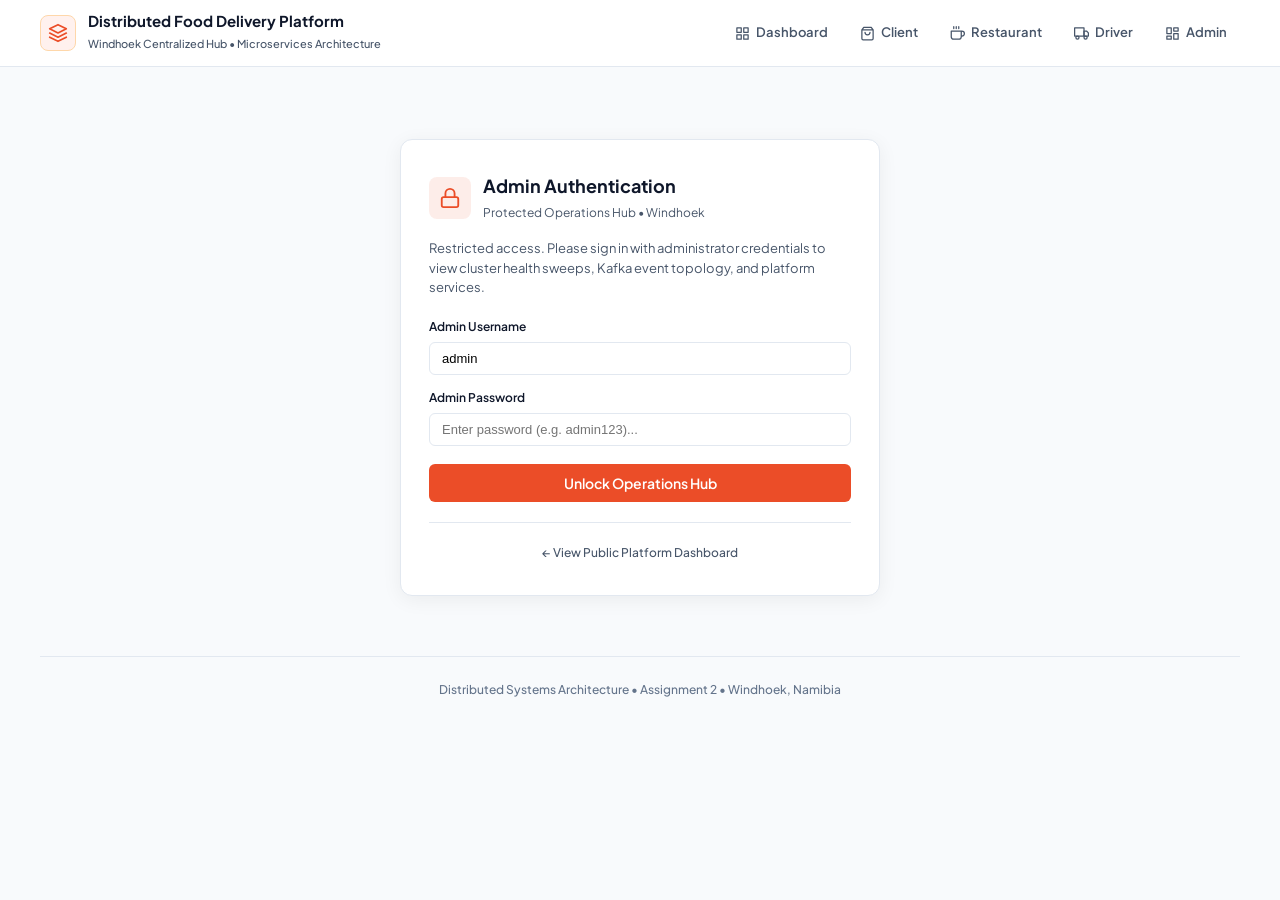
<file: web/index.html>
<!DOCTYPE html>
<html lang="en">
<head>
  <meta charset="UTF-8">
  <meta name="viewport" content="width=device-width, initial-scale=1.0">
  <title>Food Delivery Platform — Portal Hub</title>
  <link rel="preconnect" href="https://fonts.googleapis.com">
  <link rel="preconnect" href="https://fonts.gstatic.com" crossorigin>
  <link href="https://fonts.googleapis.com/css2?family=Plus+Jakarta+Sans:wght@400;500;600;700;800&family=JetBrains+Mono:wght@500;600&display=swap" rel="stylesheet">
  <link rel="stylesheet" href="shared.css">
  <style>
    /* Portal Hub Specific Layout */
    .hero-section {
      text-align: center;
      margin: 28px auto 32px;
      max-width: 820px;
    }

    .hero-badge {
      display: inline-flex;
      align-items: center;
      gap: 8px;
      padding: 6px 14px;
      background: var(--bg-surface);
      border: 1px solid var(--border);
      color: var(--text-muted);
      border-radius: var(--radius-pill);
      font-size: 12px;
      font-weight: 600;
      margin-bottom: 16px;
      box-shadow: 0 1px 2px rgba(0, 0, 0, 0.03);
    }

    .hero-title {
      font-size: 36px;
      font-weight: 800;
      letter-spacing: -0.025em;
      color: var(--text-main);
      margin-bottom: 12px;
      line-height: 1.2;
    }

    .hero-title span {
      color: var(--accent);
    }

    .hero-desc {
      color: var(--text-muted);
      font-size: 15px;
      line-height: 1.6;
      margin: 0 auto 28px;
      max-width: 680px;
    }

    /* Microservices Health Bar */
    .health-bar {
      display: inline-flex;
      flex-wrap: wrap;
      align-items: center;
      justify-content: center;
      gap: 10px;
      background: #ffffff;
      border: 1px solid var(--border);
      border-radius: var(--radius-lg);
      padding: 10px 18px;
      margin-bottom: 36px;
      box-shadow: 0 1px 3px rgba(0, 0, 0, 0.03);
      font-size: 12px;
      font-family: var(--font-mono);
    }

    .health-tag {
      display: inline-flex;
      align-items: center;
      gap: 6px;
      padding: 4px 8px;
      background: var(--bg-surface-alt);
      border: 1px solid var(--border);
      border-radius: var(--radius-sm);
      color: var(--text-main);
      font-weight: 500;
    }

    .health-tag .latency {
      color: var(--text-dim);
      font-size: 11px;
    }

    /* Portal Grid & Interactive Cards */
    .portal-grid {
      display: grid;
      grid-template-columns: repeat(auto-fit, minmax(320px, 1fr));
      gap: 24px;
      margin-bottom: 40px;
    }

    .portal-card {
      background: #ffffff;
      border: 1px solid var(--border);
      border-radius: var(--radius-lg);
      padding: 28px 24px;
      text-decoration: none;
      color: inherit;
      display: flex;
      flex-direction: column;
      box-shadow: 0 1px 3px rgba(0, 0, 0, 0.04), 0 1px 2px rgba(0, 0, 0, 0.02);
      transition: all 0.2s ease;
      position: relative;
    }

    .portal-card:hover {
      border-color: var(--accent);
      box-shadow: 0 10px 15px -3px rgba(235, 77, 40, 0.08), 0 4px 6px -4px rgba(235, 77, 40, 0.05);
      transform: translateY(-2px);
    }

    .portal-card-icon-box {
      width: 48px;
      height: 48px;
      border-radius: var(--radius-md);
      background: var(--accent-subtle);
      border: 1px solid var(--accent-border);
      color: var(--accent);
      display: flex;
      align-items: center;
      justify-content: center;
      margin-bottom: 18px;
      transition: background 0.15s ease, color 0.15s ease;
    }

    .portal-card-icon-box svg {
      width: 24px;
      height: 24px;
    }

    .portal-card:hover .portal-card-icon-box {
      background: var(--accent);
      color: #ffffff;
      border-color: var(--accent);
    }

    .portal-card h2 {
      font-size: 18px;
      font-weight: 700;
      margin-bottom: 8px;
      color: var(--text-main);
    }

    .portal-card .portal-desc {
      color: var(--text-muted);
      font-size: 13px;
      line-height: 1.5;
      margin-bottom: 20px;
      flex-grow: 1;
    }

    .portal-features {
      list-style: none;
      margin-bottom: 24px;
      border-top: 1px solid var(--border);
      padding-top: 16px;
    }

    .portal-features li {
      font-size: 12px;
      color: var(--text-muted);
      padding: 5px 0;
      display: flex;
      align-items: center;
      gap: 8px;
    }

    .portal-features li svg {
      width: 14px;
      height: 14px;
      color: var(--success);
      stroke-width: 2.5;
    }

    .portal-cta {
      display: flex;
      align-items: center;
      justify-content: space-between;
      padding: 10px 14px;
      border-radius: var(--radius-sm);
      font-weight: 600;
      font-size: 13px;
      background: var(--bg-surface-alt);
      border: 1px solid var(--border);
      color: var(--text-main);
      transition: all 0.15s ease;
    }

    .portal-cta svg {
      width: 15px;
      height: 15px;
      transition: transform 0.15s ease;
    }

    .portal-card:hover .portal-cta {
      background: var(--accent);
      border-color: var(--accent);
      color: #ffffff;
    }

    .portal-card:hover .portal-cta svg {
      transform: translateX(3px);
    }

    /* Portal Footer */
    .portal-footer {
      text-align: center;
      padding-top: 24px;
      border-top: 1px solid var(--border);
      color: var(--text-dim);
      font-size: 12px;
      font-weight: 500;
    }
  </style>
</head>
<body>
  <!-- Clean Delivery Navbar -->
  <header class="app-header">
    <div class="header-container">
      <div class="header-brand">
        <div class="brand-icon-box" title="Food Delivery Suite">
          <svg viewBox="0 0 24 24">
            <path d="M12 2L2 7l10 5 10-5-10-5zM2 17l10 5 10-5M2 12l10 5 10-5"/>
          </svg>
        </div>
        <div class="brand-title-group">
          <h1>Distributed Food Delivery Platform</h1>
          <span class="brand-subtitle">Windhoek Centralized Hub &bull; Microservices Architecture</span>
        </div>
      </div>

      <nav class="header-nav">
        <a href="dashboard.html" class="nav-tab-btn" title="View Public Platform Dashboard">
          <svg viewBox="0 0 24 24" width="16" height="16" fill="none" stroke="currentColor" stroke-width="2"><rect x="3" y="3" width="7" height="7"></rect><rect x="14" y="3" width="7" height="7"></rect><rect x="14" y="14" width="7" height="7"></rect><rect x="3" y="14" width="7" height="7"></rect></svg>
          <span>Dashboard</span>
        </a>
        <a href="client_app/index.html" class="nav-tab-btn">
          <svg viewBox="0 0 24 24"><path d="M6 2L3 6v14a2 2 0 0 0 2 2h14a2 2 0 0 0 2-2V6l-3-4zM3 6h18M16 10a4 4 0 0 1-8 0"/></svg>
          <span>Client</span>
        </a>
        <a href="restaurant_portal/index.html" class="nav-tab-btn">
          <svg viewBox="0 0 24 24"><path d="M18 8h1a4 4 0 0 1 0 8h-1M2 8h16v9a4 4 0 0 1-4 4H6a4 4 0 0 1-4-4V8zM6 1v3M10 1v3M14 1v3"/></svg>
          <span>Restaurant</span>
        </a>
        <a href="driver_app/index.html" class="nav-tab-btn">
          <svg viewBox="0 0 24 24"><rect x="1" y="3" width="15" height="13"></rect><polygon points="16 8 20 8 23 11 23 16 16 16 16 8"></polygon><circle cx="5.5" cy="18.5" r="2.5"></circle><circle cx="18.5" cy="18.5" r="2.5"></circle></svg>
          <span>Driver</span>
        </a>
        <a href="admin_dashboard/index.html" class="nav-tab-btn">
          <svg viewBox="0 0 24 24"><path d="M3 3h7v9H3zm11 0h7v5h-7zm0 9h7v9h-7zM3 16h7v5H3z"/></svg>
          <span>Admin</span>
        </a>
        <!-- Dynamic Admin Session Status & Sign Out -->
        <div id="admin-session-controls" style="display: none; align-items: center; gap: 8px; margin-left: 10px;">
          <span class="status-pill pill-good" style="font-size: 11px; padding: 4px 8px;">
            <span class="dot up"></span> Admin Active
          </span>
          <button type="button" class="btn btn-outline btn-sm" onclick="logoutAdmin()" style="font-size: 12px; padding: 4px 10px; color: var(--danger, #dc2626); border-color: var(--danger, #dc2626); cursor: pointer;">
            Log Out
          </button>
        </div>
      </nav>
    </div>
  </header>

  <!-- Service Health Connectivity Banner -->
  <div class="service-banner banner-checking" id="portal-banner">
    <div class="banner-inner">
      <span class="banner-dot" id="global-dot"></span>
      <span id="global-status">Probing microservices network via reverse-proxy...</span>
    </div>
  </div>

  <main class="page-container">
    <!-- Admin Authentication Challenge Gate (Shown when unauthenticated) -->
    <section id="admin-auth-gate" style="max-width: 480px; margin: 48px auto 60px;">
      <div class="card" style="padding: 32px 28px; border: 1px solid var(--border); border-radius: var(--radius-lg); background: #ffffff; box-shadow: 0 4px 20px rgba(0,0,0,0.06);">
        <div style="display: flex; align-items: center; gap: 12px; margin-bottom: 16px;">
          <div style="width: 42px; height: 42px; border-radius: var(--radius-md); background: rgba(235, 77, 40, 0.1); display: flex; align-items: center; justify-content: center; color: var(--accent);">
            <svg viewBox="0 0 24 24" width="22" height="22" fill="none" stroke="currentColor" stroke-width="2.5"><rect x="3" y="11" width="18" height="11" rx="2" ry="2"></rect><path d="M7 11V7a5 5 0 0 1 10 0v4"></path></svg>
          </div>
          <div>
            <h2 style="font-size: 18px; font-weight: 700; margin: 0; color: var(--text-main);">Admin Authentication</h2>
            <span style="font-size: 12px; color: var(--text-muted);">Protected Operations Hub &bull; Windhoek</span>
          </div>
        </div>
        <p style="font-size: 13px; color: var(--text-muted); line-height: 1.5; margin-bottom: 20px;">
          Restricted access. Please sign in with administrator credentials to view cluster health sweeps, Kafka event topology, and platform services.
        </p>
        <form id="admin-login-form" onsubmit="event.preventDefault(); handleAdminLogin();">
          <div style="margin-bottom: 14px;">
            <label for="admin-user-input" style="display: block; font-size: 12px; font-weight: 600; color: var(--text-main); margin-bottom: 6px;">Admin Username</label>
            <input type="text" id="admin-user-input" class="form-input" placeholder="admin" value="admin" required style="width: 100%; box-sizing: border-box; padding: 8px 12px; border: 1px solid var(--border); border-radius: var(--radius-sm); font-size: 13px;" />
          </div>
          <div style="margin-bottom: 18px;">
            <label for="admin-pass-input" style="display: block; font-size: 12px; font-weight: 600; color: var(--text-main); margin-bottom: 6px;">Admin Password</label>
            <input type="password" id="admin-pass-input" class="form-input" placeholder="Enter password (e.g. admin123)..." required style="width: 100%; box-sizing: border-box; padding: 8px 12px; border: 1px solid var(--border); border-radius: var(--radius-sm); font-size: 13px;" />
          </div>
          <div id="admin-auth-error" style="display: none; padding: 10px 12px; background: rgba(220, 38, 38, 0.08); border: 1px solid rgba(220, 38, 38, 0.2); border-radius: var(--radius-sm); color: #dc2626; font-size: 12px; margin-bottom: 16px;"></div>
          <button type="submit" class="btn btn-primary" id="btn-admin-submit" style="width: 100%; justify-content: center; padding: 10px; font-size: 14px; font-weight: 600; cursor: pointer;">
            <span>Unlock Operations Hub</span>
          </button>
        </form>
        <div style="margin-top: 20px; padding-top: 16px; border-top: 1px solid var(--border); text-align: center;">
          <a href="dashboard.html" style="font-size: 12px; color: var(--text-muted); text-decoration: none; font-weight: 500;">&larr; View Public Platform Dashboard</a>
        </div>
      </div>
    </section>

    <!-- Protected Content Section (Hidden until authenticated) -->
    <div id="admin-protected-content" style="display: none;">
      <!-- Hero Header -->
      <section class="hero-section">
      <div class="hero-badge">
        <span class="status-dot up"></span>
        <span>High-Performance Event-Driven Microservices</span>
      </div>
      <h1 class="hero-title">Distributed <span>Food Delivery</span> Suite</h1>
      <p class="hero-desc">
        Engineered with 7 Ballerina Swan Lake services, Apache Kafka event streaming, and MongoDB persistence.
        Choose a portal to interact with real-time ordering, driver telemetry, or administrative analytics.
      </p>

      <!-- 7 Microservices Health Grid -->
      <div class="health-bar" id="health-bar" title="Auto-refreshing service health probes">
        <span class="health-tag">
          <span class="status-dot" id="dot-order"></span> Order :9091
          <span class="latency" id="lat-order">--</span>
        </span>
        <span class="health-tag">
          <span class="status-dot" id="dot-customer"></span> Customer :9093
          <span class="latency" id="lat-customer">--</span>
        </span>
        <span class="health-tag">
          <span class="status-dot" id="dot-payment"></span> Payment :9094
          <span class="latency" id="lat-payment">--</span>
        </span>
        <span class="health-tag">
          <span class="status-dot" id="dot-restaurant"></span> Restaurant :9095
          <span class="latency" id="lat-restaurant">--</span>
        </span>
        <span class="health-tag">
          <span class="status-dot" id="dot-delivery"></span> Delivery :9096
          <span class="latency" id="lat-delivery">--</span>
        </span>
        <span class="health-tag">
          <span class="status-dot" id="dot-notif"></span> Notif :9097
          <span class="latency" id="lat-notif">--</span>
        </span>
        <span class="health-tag">
          <span class="status-dot" id="dot-admin"></span> Admin :9098
          <span class="latency" id="lat-admin">--</span>
        </span>
      </div>
    </section>

    <!-- Portal Cards Grid -->
    <div class="portal-grid">
      <!-- Client Customer Portal Card -->
      <a href="client_app/index.html" class="portal-card">
        <div class="portal-card-icon-box">
          <svg viewBox="0 0 24 24">
            <path d="M6 2L3 6v14a2 2 0 0 0 2 2h14a2 2 0 0 0 2-2V6l-3-4zM3 6h18M16 10a4 4 0 0 1-8 0"/>
          </svg>
        </div>
        <h2>Client Customer Portal</h2>
        <p class="portal-desc">
          Customer registration, Windhoek 10 km spatial verification, live restaurant catalog, dynamic pricing, and real-time GPS delivery tracking.
        </p>
        <ul class="portal-features">
          <li>
            <svg viewBox="0 0 24 24"><path d="M20 6L9 17l-5-5"/></svg>
            <span>Live Account Creation &amp; Login</span>
          </li>
          <li>
            <svg viewBox="0 0 24 24"><path d="M20 6L9 17l-5-5"/></svg>
            <span>Windhoek 10 km Spatial Address Verification</span>
          </li>
          <li>
            <svg viewBox="0 0 24 24"><path d="M20 6L9 17l-5-5"/></svg>
            <span>Interactive Catalog &amp; Dynamic Cart Checkout</span>
          </li>
          <li>
            <svg viewBox="0 0 24 24"><path d="M20 6L9 17l-5-5"/></svg>
            <span>Real-Time Driver Distance (km) &amp; Live ETA</span>
          </li>
        </ul>
        <div class="portal-cta">
          <span>Launch Customer Portal</span>
          <svg viewBox="0 0 24 24"><path d="M5 12h14M12 5l7 7-7 7"/></svg>
        </div>
      </a>

      <!-- Driver Dispatch Portal Card -->
      <a href="driver_app/index.html" class="portal-card">
        <div class="portal-card-icon-box">
          <svg viewBox="0 0 24 24">
            <rect x="1" y="3" width="15" height="13"></rect>
            <polygon points="16 8 20 8 23 11 23 16 16 16 16 8"></polygon>
            <circle cx="5.5" cy="18.5" r="2.5"></circle>
            <circle cx="18.5" cy="18.5" r="2.5"></circle>
          </svg>
        </div>
        <h2>Delivery Driver Dispatch</h2>
        <p class="portal-desc">
          Driver sign-in, order task lookup, delivery state machine progression, simplified routing with live coordinates, and real-time GPS telemetry updates.
        </p>
        <ul class="portal-features">
          <li>
            <svg viewBox="0 0 24 24"><path d="M20 6L9 17l-5-5"/></svg>
            <span>Driver Authentication &amp; Availability Toggle</span>
          </li>
          <li>
            <svg viewBox="0 0 24 24"><path d="M20 6L9 17l-5-5"/></svg>
            <span>State Machine: Assigned &rarr; Delivered</span>
          </li>
          <li>
            <svg viewBox="0 0 24 24"><path d="M20 6L9 17l-5-5"/></svg>
            <span>Exact Windhoek Degree Projection Math</span>
          </li>
          <li>
            <svg viewBox="0 0 24 24"><path d="M20 6L9 17l-5-5"/></svg>
            <span>Real-Time Telemetry Dispatched to Port :9096</span>
          </li>
        </ul>
        <div class="portal-cta">
          <span>Launch Driver Dispatch</span>
          <svg viewBox="0 0 24 24"><path d="M5 12h14M12 5l7 7-7 7"/></svg>
        </div>
      </a>

      <!-- Restaurant Operations & Kitchen Portal Card -->
      <a href="restaurant_portal/index.html" class="portal-card">
        <div class="portal-card-icon-box">
          <svg viewBox="0 0 24 24">
            <path d="M18 8h1a4 4 0 0 1 0 8h-1M2 8h16v9a4 4 0 0 1-4 4H6a4 4 0 0 1-4-4V8zM6 1v3M10 1v3M14 1v3"/>
          </svg>
        </div>
        <h2>Restaurant Operations &amp; KDS</h2>
        <p class="portal-desc">
          Live Kitchen Display System (KDS) kanban, multi-party handover OTP verification, real-time catalog management, store profile location picker, and earnings wallet.
        </p>
        <ul class="portal-features">
          <li>
            <svg viewBox="0 0 24 24"><path d="M20 6L9 17l-5-5"/></svg>
            <span>Live Kitchen Kanban (Preparing vs Ready vs Dispatched)</span>
          </li>
          <li>
            <svg viewBox="0 0 24 24"><path d="M20 6L9 17l-5-5"/></svg>
            <span>Cryptographic Driver Handover 4-Digit PIN Auth</span>
          </li>
          <li>
            <svg viewBox="0 0 24 24"><path d="M20 6L9 17l-5-5"/></svg>
            <span>Dynamic Menu Catalog CRUD &amp; Real-Time Restocking</span>
          </li>
          <li>
            <svg viewBox="0 0 24 24"><path d="M20 6L9 17l-5-5"/></svg>
            <span>Live Merchant Wallet Payouts &amp; Direct Bank Withdrawals</span>
          </li>
        </ul>
        <div class="portal-cta">
          <span>Launch Restaurant Portal</span>
          <svg viewBox="0 0 24 24"><path d="M5 12h14M12 5l7 7-7 7"/></svg>
        </div>
      </a>

      <!-- Admin Operations Portal Card -->
      <a href="admin_dashboard/index.html" class="portal-card">
        <div class="portal-card-icon-box">
          <svg viewBox="0 0 24 24">
            <path d="M12 2L2 7l10 5 10-5-10-5zM2 17l10 5 10-5M2 12l10 5 10-5"/>
          </svg>
        </div>
        <h2>Admin Operations Console</h2>
        <p class="portal-desc">
          Platform KPIs, financial commission reports, courier SLA turnaround audits, 7-service health telemetry, Grafana dashboards, and Kafka event logs.
        </p>
        <ul class="portal-features">
          <li>
            <svg viewBox="0 0 24 24"><path d="M20 6L9 17l-5-5"/></svg>
            <span>Live Platform KPIs &amp; Revenue Analytics</span>
          </li>
          <li>
            <svg viewBox="0 0 24 24"><path d="M20 6L9 17l-5-5"/></svg>
            <span>Restaurant Financial &amp; Driver SLA Reports</span>
          </li>
          <li>
            <svg viewBox="0 0 24 24"><path d="M20 6L9 17l-5-5"/></svg>
            <span>7-Service Ping &amp; Latency Probe Sweep</span>
          </li>
          <li>
            <svg viewBox="0 0 24 24"><path d="M20 6L9 17l-5-5"/></svg>
            <span>Integrated Grafana, Prometheus &amp; Kafka UI</span>
          </li>
        </ul>
        <div class="portal-cta">
          <span>Launch Operations Console</span>
          <svg viewBox="0 0 24 24"><path d="M5 12h14M12 5l7 7-7 7"/></svg>
        </div>
      </a>
    </div>
    </div>

    <!-- Portal Footer -->
    <footer class="portal-footer">
      Distributed Systems Architecture &bull; Assignment 2 &bull; Windhoek, Namibia
    </footer>
  </main>

  <!-- Load Shared Core Utilities -->
  <script src="shared.js"></script>

  <!-- Portal Health Monitoring Script -->
  <script>
    const SERVICES = [
      { id: 'order', name: 'Order', port: 9091 },
      { id: 'customer', name: 'Customer', port: 9093 },
      { id: 'payment', name: 'Payment', port: 9094 },
      { id: 'restaurant', name: 'Restaurant', port: 9095 },
      { id: 'delivery', name: 'Delivery', port: 9096 },
      { id: 'notif', name: 'Notif', port: 9097 },
      { id: 'admin', name: 'Admin', port: 9098 }
    ];

    async function checkNetworkHealth() {
      let upCount = 0;

      await Promise.all(
        SERVICES.map(async (svc) => {
          const dot = document.getElementById(`dot-${svc.id}`);
          const lat = document.getElementById(`lat-${svc.id}`);

          try {
            const health = await probeHealth(svc.port);
            if (health.up) {
              upCount++;
              if (dot) dot.className = 'status-dot up';
              if (lat) lat.textContent = `${health.latencyMs}ms`;
            } else {
              if (dot) dot.className = 'status-dot down';
              if (lat) lat.textContent = 'down';
            }
          } catch (_) {
            if (dot) dot.className = 'status-dot down';
            if (lat) lat.textContent = 'err';
          }
        })
      );

      const banner = document.getElementById('portal-banner');
      const globalDot = document.getElementById('global-dot');
      const globalStatus = document.getElementById('global-status');

      if (upCount === SERVICES.length) {
        if (banner) banner.className = 'service-banner banner-connected';
        if (globalDot) globalDot.className = 'banner-dot';
        if (globalStatus) globalStatus.textContent = 'All 7 Microservices Online & Operational';
      } else if (upCount > 0) {
        if (banner) banner.className = 'service-banner banner-checking';
        if (globalDot) globalDot.className = 'banner-dot';
        if (globalStatus) globalStatus.textContent = `${upCount}/${SERVICES.length} Microservices Online`;
      } else {
        if (banner) banner.className = 'service-banner banner-offline';
        if (globalDot) globalDot.className = 'banner-dot';
        if (globalStatus) globalStatus.textContent = 'All Microservices Offline — Ensure Backend Services Are Running';
      }
    }

    let healthInterval = null;

    function hasValidAdminSession() {
      if (typeof window.DSA !== 'undefined' && typeof window.DSA.hasValidSession === 'function') {
        if (window.DSA.hasValidSession('admin')) return true;
      }
      return localStorage.getItem('dsa_admin_authenticated') === 'true';
    }

    function checkAdminAuth() {
      const isAuthed = hasValidAdminSession();
      const gate = document.getElementById('admin-auth-gate');
      const content = document.getElementById('admin-protected-content');
      const controls = document.getElementById('admin-session-controls');
      const banner = document.getElementById('portal-banner');

      if (isAuthed) {
        if (gate) gate.style.display = 'none';
        if (content) content.style.display = 'block';
        if (controls) controls.style.display = 'inline-flex';
        if (banner) banner.style.display = 'flex';
        checkNetworkHealth();
        if (!healthInterval) {
          healthInterval = setInterval(checkNetworkHealth, 5000);
        }
      } else {
        if (gate) gate.style.display = 'block';
        if (content) content.style.display = 'none';
        if (controls) controls.style.display = 'none';
        if (banner) banner.style.display = 'none';
        if (healthInterval) {
          clearInterval(healthInterval);
          healthInterval = null;
        }
      }
    }

    async function handleAdminLogin() {
      const usernameInput = document.getElementById('admin-user-input');
      const passwordInput = document.getElementById('admin-pass-input');
      const errBox = document.getElementById('admin-auth-error');

      const username = usernameInput ? usernameInput.value.trim() : '';
      const password = passwordInput ? passwordInput.value : '';

      if (!username || !password) {
        if (errBox) {
          errBox.textContent = 'Please enter both username and password.';
          errBox.style.display = 'block';
        }
        return;
      }

      let isValid = (username === 'admin' && (password === 'admin123' || password === 'admin' || password.length >= 6));
      if (isValid) {
        localStorage.setItem('dsa_admin_authenticated', 'true');
        if (typeof window.DSA !== 'undefined' && typeof window.DSA.setStoredSession === 'function') {
          window.DSA.setStoredSession('admin', { username, role: 'admin', token: 'adm_' + Date.now() });
        }
        if (passwordInput) passwordInput.value = '';
        if (errBox) errBox.style.display = 'none';
        checkAdminAuth();
      } else {
        if (errBox) {
          errBox.textContent = 'Invalid administrator credentials. Try admin / admin123';
          errBox.style.display = 'block';
        }
      }
    }

    function logoutAdmin() {
      if (confirm('Sign out of Administrator Session?')) {
        localStorage.removeItem('dsa_admin_authenticated');
        if (typeof window.DSA !== 'undefined' && typeof window.DSA.clearStoredSession === 'function') {
          window.DSA.clearStoredSession('admin');
        }
        checkAdminAuth();
      }
    }

    document.addEventListener('DOMContentLoaded', checkAdminAuth);
    checkAdminAuth();
  </script>
</body>
</html>
</file>
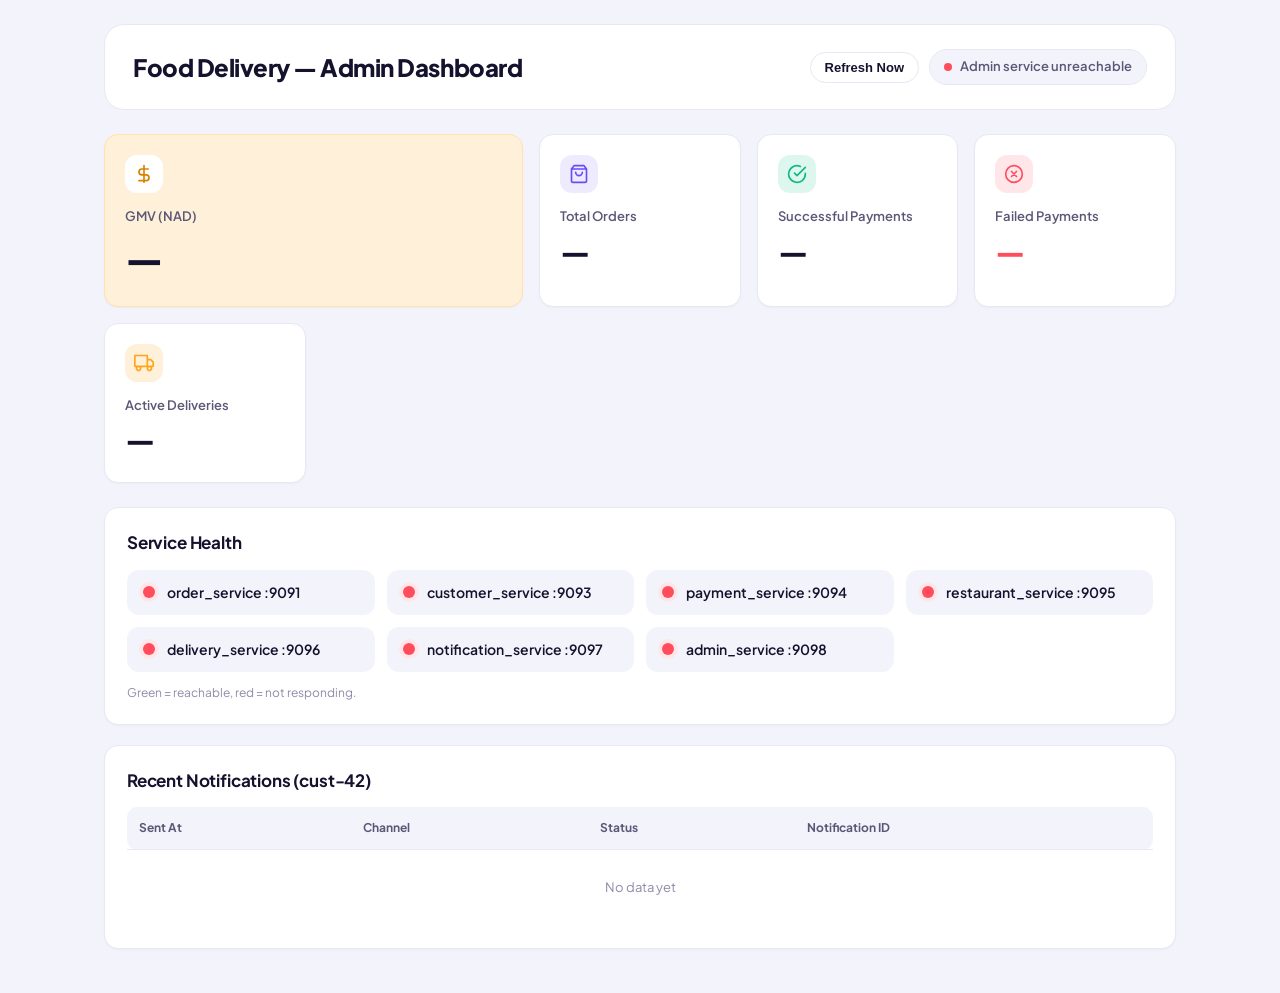
<file: web/admin_dashboard/index.html>
<!DOCTYPE html>
<html lang="en">
  <head>
    <meta charset="UTF-8" />
    <meta name="viewport" content="width=device-width, initial-scale=1.0" />
    <title>Admin Dashboard</title>
    <link rel="preconnect" href="https://fonts.googleapis.com" />
    <link rel="preconnect" href="https://fonts.gstatic.com" crossorigin />
    <link
      href="https://fonts.googleapis.com/css2?family=Plus+Jakarta+Sans:wght@500;600;700;800&display=swap"
      rel="stylesheet"
    />
    <link rel="stylesheet" href="style.css" />
  </head>
  <body>
    <header>
      <h1>Food Delivery — Admin Dashboard</h1>
      <div style="display: flex; align-items: center; gap: 10px;">
        <button id="btn-refresh" style="cursor: pointer; padding: 7px 14px; border-radius: var(--radius-sm); border: 1px solid var(--line); background: var(--surface); font-weight: 600; font-size: 13px; color: var(--ink);">Refresh Now</button>
        <span id="last-updated">Waiting for data...</span>
      </div>
    </header>

    <section class="kpi-grid">
      <div class="kpi-card feature">
        <div class="kpi-icon">
          <svg viewBox="0 0 24 24"><path d="M12 2v20M17 6H9.5a3.5 3.5 0 0 0 0 7h5a3.5 3.5 0 0 1 0 7H6" /></svg>
        </div>
        <div>
          <div class="kpi-label">GMV (NAD)</div>
          <div class="kpi-value" id="kpi-gmv">—</div>
        </div>
      </div>

      <div class="kpi-card orders">
        <div class="kpi-icon">
          <svg viewBox="0 0 24 24"><path d="M6 2 3 6v14a2 2 0 0 0 2 2h14a2 2 0 0 0 2-2V6l-3-4zM3 6h18M16 10a4 4 0 0 1-8 0" /></svg>
        </div>
        <div>
          <div class="kpi-label">Total Orders</div>
          <div class="kpi-value" id="kpi-orders">—</div>
        </div>
      </div>

      <div class="kpi-card ok">
        <div class="kpi-icon">
          <svg viewBox="0 0 24 24"><path d="M22 11.1V12a10 10 0 1 1-5.9-9.1M22 4 12 14l-3-3" /></svg>
        </div>
        <div>
          <div class="kpi-label">Successful Payments</div>
          <div class="kpi-value" id="kpi-payments-ok">—</div>
        </div>
      </div>

      <div class="kpi-card fail">
        <div class="kpi-icon">
          <svg viewBox="0 0 24 24"><circle cx="12" cy="12" r="10" /><path d="m15 9-6 6M9 9l6 6" /></svg>
        </div>
        <div>
          <div class="kpi-label">Failed Payments</div>
          <div class="kpi-value kpi-warn" id="kpi-payments-fail">—</div>
        </div>
      </div>

      <div class="kpi-card active">
        <div class="kpi-icon">
          <svg viewBox="0 0 24 24"><path d="M1 3h15v13H1zM16 8h4l3 3v5h-7zM5.5 21a2.5 2.5 0 1 0 0-5 2.5 2.5 0 0 0 0 5zM18.5 21a2.5 2.5 0 1 0 0-5 2.5 2.5 0 0 0 0 5z" /></svg>
        </div>
        <div>
          <div class="kpi-label">Active Deliveries</div>
          <div class="kpi-value" id="kpi-active">—</div>
        </div>
      </div>
    </section>

    <section class="panel">
      <h2>Service Health</h2>
      <div class="health-grid">
        <div class="health-item">
          <span class="dot" id="health-order"></span>
          <span>order_service :9091</span>
        </div>
        <div class="health-item">
          <span class="dot" id="health-customer"></span>
          <span>customer_service :9093</span>
        </div>
        <div class="health-item">
          <span class="dot" id="health-payment"></span>
          <span>payment_service :9094</span>
        </div>
        <div class="health-item">
          <span class="dot" id="health-restaurant"></span>
          <span>restaurant_service :9095</span>
        </div>
        <div class="health-item">
          <span class="dot" id="health-delivery"></span>
          <span>delivery_service :9096</span>
        </div>
        <div class="health-item">
          <span class="dot" id="health-notif"></span>
          <span>notification_service :9097</span>
        </div>
        <div class="health-item">
          <span class="dot" id="health-admin"></span>
          <span>admin_service :9098</span>
        </div>
      </div>
      <p class="hint">Green = reachable, red = not responding.</p>
    </section>

    <section class="panel">
      <h2>Recent Notifications (cust-42)</h2>
      <div class="table-wrap">
        <table id="notif-table">
          <thead>
            <tr>
              <th>Sent At</th>
              <th>Channel</th>
              <th>Status</th>
              <th>Notification ID</th>
            </tr>
          </thead>
          <tbody id="notif-body">
            <tr>
              <td colspan="4" class="empty">No data yet</td>
            </tr>
          </tbody>
        </table>
      </div>
    </section>

    <script src="app.js"></script>
  </body>
</html>
</file>
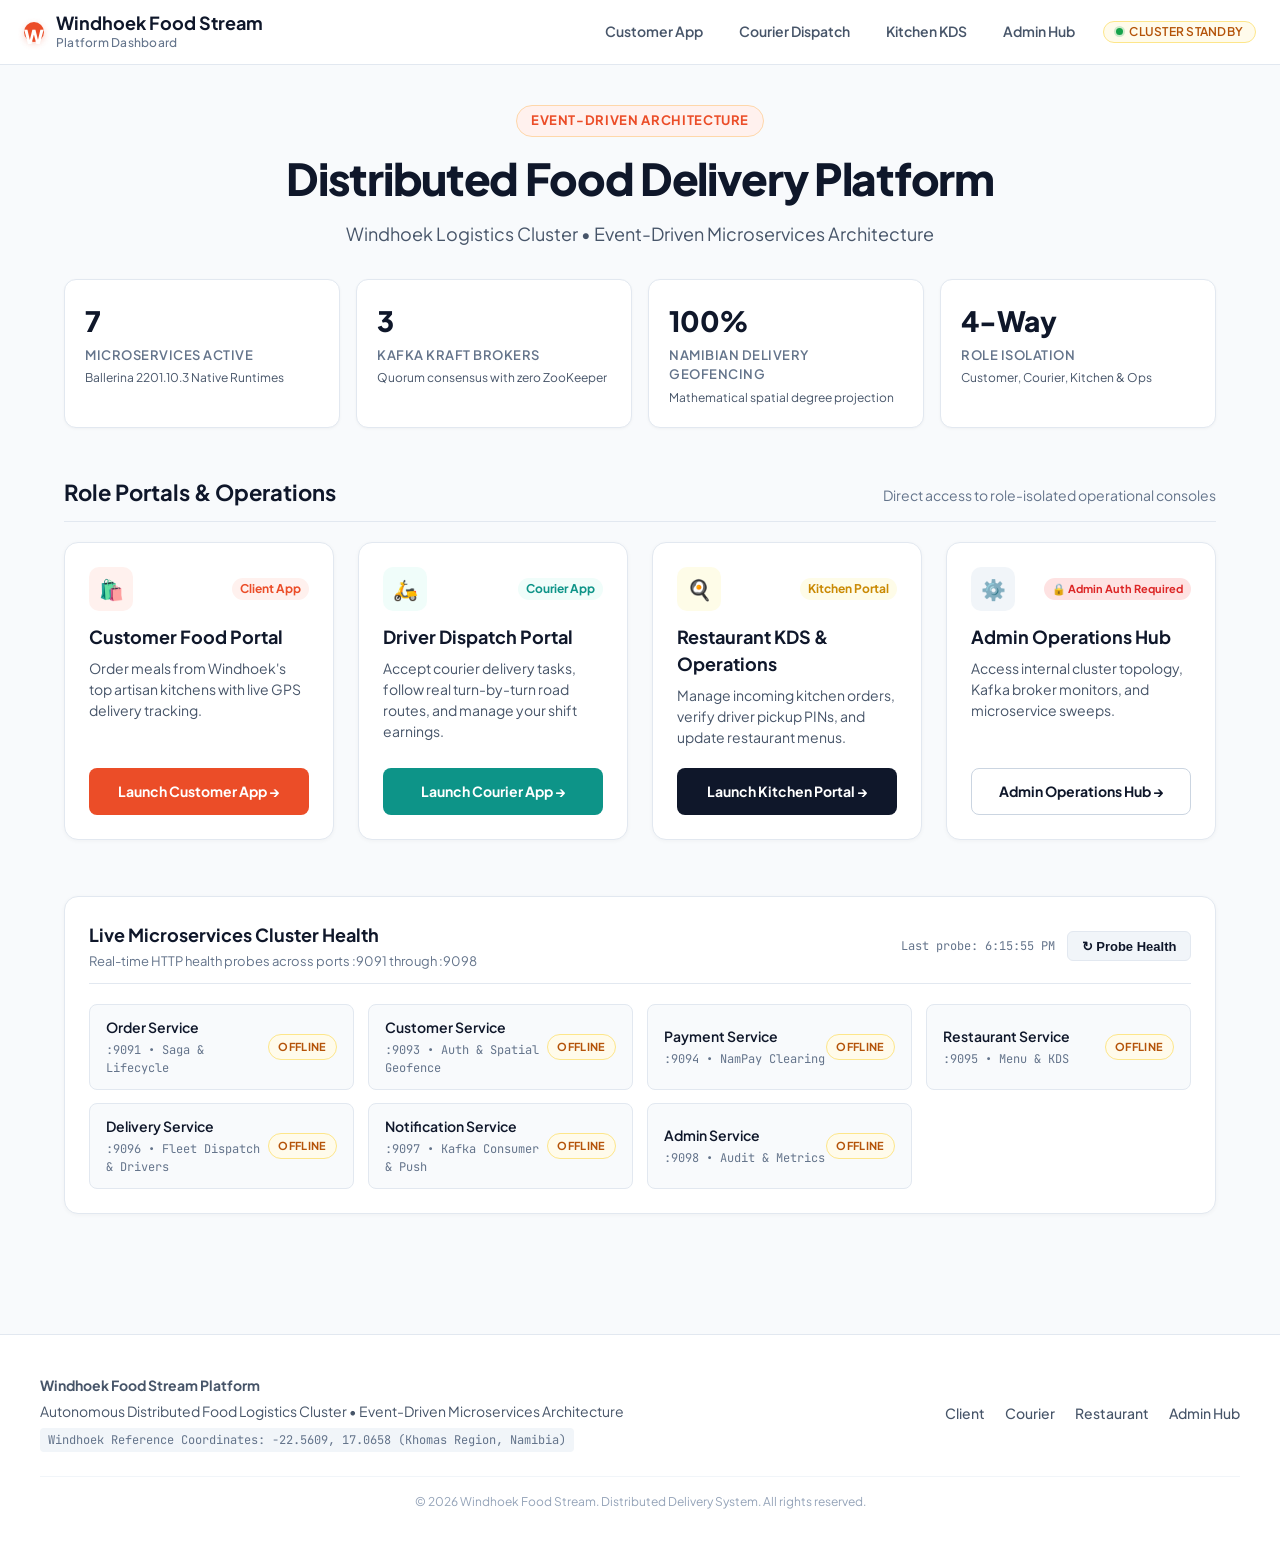
<file: web/dashboard.html>
<!DOCTYPE html>
<html lang="en">
<head>
  <meta charset="UTF-8">
  <meta name="viewport" content="width=device-width, initial-scale=1.0">
  <title>Windhoek Food Stream — Distributed Platform Dashboard</title>
  
  <!-- Fonts & Core Shared Styles -->
  <link rel="preconnect" href="https://fonts.googleapis.com">
  <link rel="preconnect" href="https://fonts.gstatic.com" crossorigin>
  <link href="https://fonts.googleapis.com/css2?family=Plus+Jakarta+Sans:wght@400;500;600;700;800&family=JetBrains+Mono:wght@400;500;600&display=swap" rel="stylesheet">
  <link rel="stylesheet" href="shared.css">

  <style>
    /* Dashboard-Specific Modern Layout Enhancements */
    body {
      background-color: var(--bg-page, #f8fafc);
      color: var(--text-main, #0f172a);
      font-family: var(--font-sans, 'Plus Jakarta Sans', -apple-system, BlinkMacSystemFont, sans-serif);
      margin: 0;
      padding: 0;
      min-height: 100vh;
      display: flex;
      flex-direction: column;
    }

    /* Top Navigation Bar */
    .top-nav {
      position: sticky;
      top: 0;
      z-index: 50;
      background: rgba(255, 255, 255, 0.95);
      backdrop-filter: blur(8px);
      -webkit-backdrop-filter: blur(8px);
      border-bottom: 1px solid var(--border, #e2e8f0);
      padding: 0.75rem 1.5rem;
      display: flex;
      align-items: center;
      justify-content: space-between;
      gap: 1rem;
    }

    .brand-group {
      display: flex;
      align-items: center;
      gap: 0.75rem;
      text-decoration: none;
      color: inherit;
    }

    .brand-icon {
      width: 38px;
      height: 38px;
      background: var(--accent, #eb4d28);
      border-radius: 10px;
      display: flex;
      align-items: center;
      justify-content: center;
      color: #ffffff;
      font-weight: 800;
      font-size: 1.2rem;
      box-shadow: 0 2px 6px rgba(235, 77, 40, 0.25);
    }

    .brand-title {
      font-size: 1.125rem;
      font-weight: 700;
      color: var(--text-main, #0f172a);
      line-height: 1.2;
    }

    .brand-subtitle {
      font-size: 0.75rem;
      font-weight: 500;
      color: var(--text-dim, #64748b);
      letter-spacing: 0.02em;
    }

    .nav-links {
      display: flex;
      align-items: center;
      gap: 0.75rem;
      list-style: none;
      margin: 0;
      padding: 0;
    }

    .nav-link {
      font-size: 0.875rem;
      font-weight: 600;
      color: var(--text-muted, #475569);
      text-decoration: none;
      padding: 0.4rem 0.75rem;
      border-radius: 6px;
      transition: all 0.15s ease;
    }

    .nav-link:hover {
      color: var(--text-main, #0f172a);
      background: var(--bg-surface-alt, #f1f5f9);
    }

    .status-pill {
      display: inline-flex;
      align-items: center;
      gap: 0.4rem;
      padding: 0.35rem 0.75rem;
      border-radius: 9999px;
      font-size: 0.75rem;
      font-weight: 600;
      background: #f0fdf4;
      color: #15803d;
      border: 1px solid #bbf7d0;
      white-space: nowrap;
    }

    .status-dot {
      width: 7px;
      height: 7px;
      border-radius: 50%;
      background: #16a34a;
      box-shadow: 0 0 0 2px rgba(22, 163, 74, 0.2);
      animation: pulse 2s infinite ease-in-out;
    }

    @keyframes pulse {
      0%, 100% { opacity: 1; transform: scale(1); }
      50% { opacity: 0.6; transform: scale(1.15); }
    }

    /* Main Container */
    .dashboard-container {
      max-width: 1200px;
      margin: 0 auto;
      padding: 2.5rem 1.5rem 4rem;
      flex: 1;
      width: 100%;
      box-sizing: border-box;
    }

    /* Hero Section */
    .hero-section {
      text-align: center;
      margin-bottom: 3rem;
    }

    .hero-tag {
      display: inline-flex;
      align-items: center;
      gap: 0.5rem;
      padding: 0.35rem 0.85rem;
      border-radius: 9999px;
      background: var(--accent-subtle, #fff1ee);
      color: var(--accent, #eb4d28);
      font-size: 0.8125rem;
      font-weight: 700;
      text-transform: uppercase;
      letter-spacing: 0.05em;
      border: 1px solid var(--accent-border, #fed7aa);
      margin-bottom: 1rem;
    }

    .hero-title {
      font-size: 2.75rem;
      font-weight: 800;
      color: var(--text-main, #0f172a);
      letter-spacing: -0.03em;
      line-height: 1.15;
      margin: 0 0 1rem;
    }

    .hero-subtitle {
      font-size: 1.125rem;
      color: var(--text-muted, #475569);
      max-width: 720px;
      margin: 0 auto 2rem;
      line-height: 1.5;
    }

    /* Metric Cards Grid */
    .metrics-grid {
      display: grid;
      grid-template-columns: repeat(auto-fit, minmax(220px, 1fr));
      gap: 1rem;
      margin-bottom: 3rem;
    }

    .metric-card {
      background: var(--bg-surface, #ffffff);
      border: 1px solid var(--border, #e2e8f0);
      border-radius: 12px;
      padding: 1.25rem;
      text-align: left;
      box-shadow: 0 1px 3px rgba(0, 0, 0, 0.04);
      transition: transform 0.15s ease, box-shadow 0.15s ease;
    }

    .metric-card:hover {
      transform: translateY(-2px);
      box-shadow: 0 4px 12px rgba(0, 0, 0, 0.06);
    }

    .metric-val {
      font-size: 1.75rem;
      font-weight: 800;
      color: var(--text-main, #0f172a);
      letter-spacing: -0.02em;
      margin-bottom: 0.25rem;
    }

    .metric-label {
      font-size: 0.8125rem;
      font-weight: 600;
      color: var(--text-dim, #64748b);
      text-transform: uppercase;
      letter-spacing: 0.04em;
    }

    .metric-sub {
      font-size: 0.75rem;
      color: var(--text-muted, #475569);
      margin-top: 0.25rem;
    }

    /* Role Portals Grid */
    .section-header {
      display: flex;
      align-items: baseline;
      justify-content: space-between;
      margin-bottom: 1.25rem;
      border-bottom: 1px solid var(--border, #e2e8f0);
      padding-bottom: 0.75rem;
    }

    .section-title {
      font-size: 1.375rem;
      font-weight: 700;
      color: var(--text-main, #0f172a);
      margin: 0;
    }

    .section-desc {
      font-size: 0.875rem;
      color: var(--text-dim, #64748b);
      margin: 0;
    }

    .portals-grid {
      display: grid;
      grid-template-columns: repeat(auto-fit, minmax(260px, 1fr));
      gap: 1.5rem;
      margin-bottom: 3.5rem;
    }

    .portal-card {
      background: var(--bg-surface, #ffffff);
      border: 1px solid var(--border, #e2e8f0);
      border-radius: 14px;
      padding: 1.5rem;
      display: flex;
      flex-direction: column;
      justify-content: space-between;
      box-shadow: 0 1px 4px rgba(0, 0, 0, 0.04);
      transition: all 0.2s ease;
      position: relative;
    }

    .portal-card:hover {
      border-color: var(--border-light, #cbd5e1);
      transform: translateY(-3px);
      box-shadow: 0 8px 24px rgba(0, 0, 0, 0.08);
    }

    .portal-top {
      margin-bottom: 1.25rem;
    }

    .portal-header {
      display: flex;
      align-items: center;
      justify-content: space-between;
      margin-bottom: 0.75rem;
    }

    .portal-icon-wrapper {
      width: 44px;
      height: 44px;
      border-radius: 10px;
      display: flex;
      align-items: center;
      justify-content: center;
      font-size: 1.25rem;
    }

    .icon-client { background: #fff1ee; color: #eb4d28; }
    .icon-driver { background: #f0fdfa; color: #0d9488; }
    .icon-kitchen { background: #fefce8; color: #ca8a04; }
    .icon-admin { background: #f1f5f9; color: #334155; }

    .portal-title {
      font-size: 1.125rem;
      font-weight: 700;
      color: var(--text-main, #0f172a);
      margin: 0 0 0.5rem;
    }

    .portal-desc {
      font-size: 0.875rem;
      color: var(--text-muted, #475569);
      line-height: 1.5;
      margin: 0;
    }

    .portal-btn {
      display: inline-flex;
      align-items: center;
      justify-content: center;
      gap: 0.5rem;
      width: 100%;
      padding: 0.75rem 1rem;
      font-size: 0.875rem;
      font-weight: 700;
      text-decoration: none;
      border-radius: 8px;
      transition: all 0.15s ease;
      border: 1px solid transparent;
      box-sizing: border-box;
      cursor: pointer;
    }

    .btn-client {
      background: var(--accent, #eb4d28);
      color: #ffffff;
    }
    .btn-client:hover {
      background: var(--accent-hover, #c2410c);
    }

    .btn-driver {
      background: #0d9488;
      color: #ffffff;
    }
    .btn-driver:hover {
      background: #0f766e;
    }

    .btn-kitchen {
      background: #0f172a;
      color: #ffffff;
    }
    .btn-kitchen:hover {
      background: #1e293b;
    }

    .btn-admin {
      background: #ffffff;
      color: #0f172a;
      border-color: #cbd5e1;
    }
    .btn-admin:hover {
      background: #f8fafc;
      border-color: #94a3b8;
    }

    /* Live Health Monitor Ribbon */
    .health-ribbon-card {
      background: var(--bg-surface, #ffffff);
      border: 1px solid var(--border, #e2e8f0);
      border-radius: 14px;
      padding: 1.5rem;
      margin-bottom: 3.5rem;
      box-shadow: 0 1px 4px rgba(0, 0, 0, 0.04);
    }

    .health-header {
      display: flex;
      flex-wrap: wrap;
      align-items: center;
      justify-content: space-between;
      gap: 1rem;
      margin-bottom: 1.25rem;
      padding-bottom: 0.75rem;
      border-bottom: 1px solid var(--border, #e2e8f0);
    }

    .health-title-group h3 {
      font-size: 1.125rem;
      font-weight: 700;
      color: var(--text-main, #0f172a);
      margin: 0 0 0.25rem;
    }

    .health-title-group p {
      font-size: 0.8125rem;
      color: var(--text-dim, #64748b);
      margin: 0;
    }

    .health-controls {
      display: flex;
      align-items: center;
      gap: 0.75rem;
    }

    .probe-btn {
      display: inline-flex;
      align-items: center;
      gap: 0.35rem;
      padding: 0.4rem 0.85rem;
      font-size: 0.8125rem;
      font-weight: 600;
      border-radius: 6px;
      background: var(--bg-surface-alt, #f1f5f9);
      color: var(--text-main, #0f172a);
      border: 1px solid var(--border, #e2e8f0);
      cursor: pointer;
      transition: background 0.15s ease;
    }

    .probe-btn:hover {
      background: var(--bg-surface-hover, #e2e8f0);
    }

    .services-ribbon {
      display: grid;
      grid-template-columns: repeat(auto-fill, minmax(240px, 1fr));
      gap: 0.85rem;
    }

    .service-badge-item {
      display: flex;
      align-items: center;
      justify-content: space-between;
      padding: 0.75rem 1rem;
      background: var(--bg-page, #f8fafc);
      border: 1px solid var(--border, #e2e8f0);
      border-radius: 8px;
      transition: border-color 0.15s ease;
    }

    .service-meta {
      display: flex;
      flex-direction: column;
      gap: 0.15rem;
    }

    .service-name {
      font-size: 0.875rem;
      font-weight: 600;
      color: var(--text-main, #0f172a);
    }

    .service-port {
      font-family: 'JetBrains Mono', monospace;
      font-size: 0.75rem;
      color: var(--text-dim, #64748b);
    }

    .service-badge {
      display: inline-flex;
      align-items: center;
      gap: 0.35rem;
      padding: 0.25rem 0.6rem;
      border-radius: 9999px;
      font-size: 0.6875rem;
      font-weight: 700;
      text-transform: uppercase;
      letter-spacing: 0.03em;
    }

    .badge-healthy {
      background: #f0fdf4;
      color: #15803d;
      border: 1px solid #bbf7d0;
    }

    .badge-offline {
      background: #fffbeb;
      color: #b45309;
      border: 1px solid #fde68a;
    }

    .badge-checking {
      background: #f1f5f9;
      color: #64748b;
      border: 1px solid #e2e8f0;
    }

    /* Footer */
    .platform-footer {
      background: #ffffff;
      border-top: 1px solid var(--border, #e2e8f0);
      padding: 2.5rem 1.5rem 2rem;
      color: var(--text-muted, #475569);
      font-size: 0.875rem;
    }

    .footer-inner {
      max-width: 1200px;
      margin: 0 auto;
      display: flex;
      flex-wrap: wrap;
      align-items: center;
      justify-content: space-between;
      gap: 1.5rem;
    }

    .footer-left {
      display: flex;
      flex-direction: column;
      gap: 0.35rem;
    }

    .footer-coords {
      font-family: 'JetBrains Mono', monospace;
      font-size: 0.75rem;
      color: var(--text-dim, #64748b);
      background: #f1f5f9;
      padding: 0.2rem 0.5rem;
      border-radius: 4px;
      display: inline-block;
      width: fit-content;
    }

    .footer-links {
      display: flex;
      align-items: center;
      gap: 1.25rem;
    }

    .footer-links a {
      color: var(--text-muted, #475569);
      text-decoration: none;
      font-weight: 500;
      transition: color 0.15s ease;
    }

    .footer-links a:hover {
      color: var(--accent, #eb4d28);
    }

    /* Responsive adjustments */
    @media (max-width: 768px) {
      .top-nav {
        flex-direction: column;
        align-items: flex-start;
      }
      .nav-links {
        flex-wrap: wrap;
        width: 100%;
      }
      .hero-title {
        font-size: 2rem;
      }
      .portals-grid {
        grid-template-columns: 1fr;
      }
      .footer-inner {
        flex-direction: column;
        align-items: flex-start;
      }
    }
  </style>
</head>
<body>

  <!-- Top Navigation Bar -->
  <nav class="top-nav" aria-label="Main Navigation">
    <a href="dashboard.html" class="brand-group">
      <div class="brand-icon">W</div>
      <div>
        <div class="brand-title">Windhoek Food Stream</div>
        <div class="brand-subtitle">Platform Dashboard</div>
      </div>
    </a>

    <div style="display: flex; align-items: center; gap: 1rem; flex-wrap: wrap;">
      <ul class="nav-links">
        <li><a href="client_app/index.html" class="nav-link">Customer App</a></li>
        <li><a href="driver_app/index.html" class="nav-link">Courier Dispatch</a></li>
        <li><a href="restaurant_portal/index.html" class="nav-link">Kitchen KDS</a></li>
        <li><a href="index.html" class="nav-link">Admin Hub</a></li>
      </ul>

      <div class="status-pill" id="clusterStatusPill">
        <span class="status-dot"></span>
        <span id="clusterStatusText">System Operational</span>
      </div>
    </div>
  </nav>

  <!-- Main Content Layout -->
  <main class="dashboard-container">
    
    <!-- Hero Section -->
    <header class="hero-section">
      <div class="hero-tag">Event-Driven Architecture</div>
      <h1 class="hero-title">Distributed Food Delivery Platform</h1>
      <p class="hero-subtitle">
        Windhoek Logistics Cluster • Event-Driven Microservices Architecture
      </p>

      <!-- 4 Quick Metric Cards -->
      <section class="metrics-grid" aria-label="Cluster Performance Metrics">
        <div class="metric-card">
          <div class="metric-val">7</div>
          <div class="metric-label">Microservices Active</div>
          <div class="metric-sub">Ballerina 2201.10.3 Native Runtimes</div>
        </div>

        <div class="metric-card">
          <div class="metric-val">3</div>
          <div class="metric-label">Kafka KRaft Brokers</div>
          <div class="metric-sub">Quorum consensus with zero ZooKeeper</div>
        </div>

        <div class="metric-card">
          <div class="metric-val">100%</div>
          <div class="metric-label">Namibian Delivery Geofencing</div>
          <div class="metric-sub">Mathematical spatial degree projection</div>
        </div>

        <div class="metric-card">
          <div class="metric-val">4-Way</div>
          <div class="metric-label">Role Isolation</div>
          <div class="metric-sub">Customer, Courier, Kitchen &amp; Ops</div>
        </div>
      </section>
    </header>

    <!-- 4 Role Portals Grid -->
    <section aria-labelledby="portals-heading">
      <div class="section-header">
        <h2 id="portals-heading" class="section-title">Role Portals &amp; Operations</h2>
        <span class="section-desc">Direct access to role-isolated operational consoles</span>
      </div>

      <div class="portals-grid">
        
        <!-- Portal 1: Customer Food Portal -->
        <article class="portal-card">
          <div class="portal-top">
            <div class="portal-header">
              <div class="portal-icon-wrapper icon-client">🛍️</div>
              <span style="font-size: 0.75rem; font-weight: 700; color: #eb4d28; background: #fff1ee; padding: 2px 8px; border-radius: 999px;">Client App</span>
            </div>
            <h3 class="portal-title">Customer Food Portal</h3>
            <p class="portal-desc">
              Order meals from Windhoek's top artisan kitchens with live GPS delivery tracking.
            </p>
          </div>
          <a href="client_app/index.html" class="portal-btn btn-client">
            Launch Customer App &rarr;
          </a>
        </article>

        <!-- Portal 2: Driver Dispatch Portal -->
        <article class="portal-card">
          <div class="portal-top">
            <div class="portal-header">
              <div class="portal-icon-wrapper icon-driver">🛵</div>
              <span style="font-size: 0.75rem; font-weight: 700; color: #0d9488; background: #f0fdfa; padding: 2px 8px; border-radius: 999px;">Courier App</span>
            </div>
            <h3 class="portal-title">Driver Dispatch Portal</h3>
            <p class="portal-desc">
              Accept courier delivery tasks, follow real turn-by-turn road routes, and manage your shift earnings.
            </p>
          </div>
          <a href="driver_app/index.html" class="portal-btn btn-driver">
            Launch Courier App &rarr;
          </a>
        </article>

        <!-- Portal 3: Restaurant KDS & Operations -->
        <article class="portal-card">
          <div class="portal-top">
            <div class="portal-header">
              <div class="portal-icon-wrapper icon-kitchen">🍳</div>
              <span style="font-size: 0.75rem; font-weight: 700; color: #ca8a04; background: #fefce8; padding: 2px 8px; border-radius: 999px;">Kitchen Portal</span>
            </div>
            <h3 class="portal-title">Restaurant KDS &amp; Operations</h3>
            <p class="portal-desc">
              Manage incoming kitchen orders, verify driver pickup PINs, and update restaurant menus.
            </p>
          </div>
          <a href="restaurant_portal/index.html" class="portal-btn btn-kitchen">
            Launch Kitchen Portal &rarr;
          </a>
        </article>

        <!-- Portal 4: Admin Operations Hub -->
        <article class="portal-card">
          <div class="portal-top">
            <div class="portal-header">
              <div class="portal-icon-wrapper icon-admin">⚙️</div>
              <span style="background: #fee2e2; color: #dc2626; font-size: 11px; font-weight: 700; padding: 3px 8px; border-radius: 999px;">🔒 Admin Auth Required</span>
            </div>
            <h3 class="portal-title">Admin Operations Hub</h3>
            <p class="portal-desc">
              Access internal cluster topology, Kafka broker monitors, and microservice sweeps.
            </p>
          </div>
          <a href="index.html" class="portal-btn btn-admin">
            Admin Operations Hub &rarr;
          </a>
        </article>

      </div>
    </section>

    <!-- Live Service Health Monitor Ribbon -->
    <section class="health-ribbon-card" aria-labelledby="health-heading">
      <div class="health-header">
        <div class="health-title-group">
          <h3 id="health-heading">Live Microservices Cluster Health</h3>
          <p>Real-time HTTP health probes across ports :9091 through :9098</p>
        </div>
        <div class="health-controls">
          <span id="lastProbeTime" style="font-size: 0.75rem; color: #64748b; font-family: 'JetBrains Mono', monospace;">Updated just now</span>
          <button id="manualProbeBtn" class="probe-btn" type="button">
            ↻ Probe Health
          </button>
        </div>
      </div>

      <div class="services-ribbon" id="servicesRibbon">
        <!-- Rendered via sharedProbeHealth probe script below -->
      </div>
    </section>

  </main>

  <!-- Clean Footer -->
  <footer class="platform-footer">
    <div class="footer-inner">
      <div class="footer-left">
        <strong>Windhoek Food Stream Platform</strong>
        <span>Autonomous Distributed Food Logistics Cluster • Event-Driven Microservices Architecture</span>
        <div class="footer-coords" title="Windhoek City Center Reference Coordinates">
          Windhoek Reference Coordinates: -22.5609, 17.0658 (Khomas Region, Namibia)
        </div>
      </div>
      <div class="footer-links">
        <a href="client_app/index.html">Client</a>
        <a href="driver_app/index.html">Courier</a>
        <a href="restaurant_portal/index.html">Restaurant</a>
        <a href="index.html">Admin Hub</a>
      </div>
    </div>
    <div style="max-width: 1200px; margin: 1.5rem auto 0; padding-top: 1rem; border-top: 1px solid #f1f5f9; font-size: 0.75rem; color: #94a3b8; text-align: center;">
      &copy; 2026 Windhoek Food Stream. Distributed Delivery System. All rights reserved.
    </div>
  </footer>

  <!-- Core Shared Script -->
  <script src="shared.js"></script>

  <!-- Health Probing Controller -->
  <script>
    (function() {
      const SERVICES = [
        { port: 9091, name: 'Order Service', role: 'Saga & Lifecycle' },
        { port: 9093, name: 'Customer Service', role: 'Auth & Spatial Geofence' },
        { port: 9094, name: 'Payment Service', role: 'NamPay Clearing' },
        { port: 9095, name: 'Restaurant Service', role: 'Menu & KDS' },
        { port: 9096, name: 'Delivery Service', role: 'Fleet Dispatch & Drivers' },
        { port: 9097, name: 'Notification Service', role: 'Kafka Consumer & Push' },
        { port: 9098, name: 'Admin Service', role: 'Audit & Metrics' }
      ];

      const ribbonContainer = document.getElementById('servicesRibbon');
      const lastProbeTimeEl = document.getElementById('lastProbeTime');
      const clusterStatusPill = document.getElementById('clusterStatusPill');
      const clusterStatusText = document.getElementById('clusterStatusText');
      const manualProbeBtn = document.getElementById('manualProbeBtn');

      function initRibbon() {
        ribbonContainer.innerHTML = SERVICES.map(svc => `
          <div class="service-badge-item" id="svc-item-${svc.port}">
            <div class="service-meta">
              <span class="service-name">${svc.name}</span>
              <span class="service-port">:${svc.port} • ${svc.role}</span>
            </div>
            <div class="service-badge badge-checking" id="svc-badge-${svc.port}">
              Probing...
            </div>
          </div>
        `).join('');
      }

      async function probeAllServices() {
        if (manualProbeBtn) manualProbeBtn.disabled = true;
        let onlineCount = 0;
        const probeFn = (typeof window.sharedProbeHealth === 'function') 
          ? window.sharedProbeHealth 
          : (typeof window.probeHealth === 'function' ? window.probeHealth : null);

        for (const svc of SERVICES) {
          const badgeEl = document.getElementById(`svc-badge-${svc.port}`);
          try {
            if (probeFn) {
              const res = await probeFn(svc.port);
              if (res && res.up) {
                onlineCount++;
                if (badgeEl) {
                  badgeEl.className = 'service-badge badge-healthy';
                  badgeEl.textContent = `Online • ${res.latencyMs || 1}ms`;
                }
              } else {
                if (badgeEl) {
                  badgeEl.className = 'service-badge badge-offline';
                  badgeEl.textContent = 'Offline';
                }
              }
            } else {
              // Direct fallback check if shared.js isn't ready
              const res = await fetch(`http://localhost:${svc.port}/health`, { signal: AbortSignal.timeout(3000) });
              if (res.ok) {
                onlineCount++;
                if (badgeEl) {
                  badgeEl.className = 'service-badge badge-healthy';
                  badgeEl.textContent = 'Online';
                }
              } else {
                throw new Error('Non-200');
              }
            }
          } catch (err) {
            if (badgeEl) {
              badgeEl.className = 'service-badge badge-offline';
              badgeEl.textContent = 'Offline';
            }
          }
        }

        const now = new Date();
        if (lastProbeTimeEl) {
          lastProbeTimeEl.textContent = `Last probe: ${now.toLocaleTimeString()}`;
        }

        if (clusterStatusPill && clusterStatusText) {
          if (onlineCount > 0) {
            clusterStatusPill.style.background = '#f0fdf4';
            clusterStatusPill.style.color = '#15803d';
            clusterStatusPill.style.borderColor = '#bbf7d0';
            clusterStatusText.textContent = `${onlineCount}/${SERVICES.length} Microservices Active`;
          } else {
            clusterStatusPill.style.background = '#fffbeb';
            clusterStatusPill.style.color = '#b45309';
            clusterStatusPill.style.borderColor = '#fde68a';
            clusterStatusText.textContent = 'Cluster Standby';
          }
        }

        if (manualProbeBtn) manualProbeBtn.disabled = false;
      }

      // Initialize DOM and kick off probe
      initRibbon();
      setTimeout(probeAllServices, 400);

      if (manualProbeBtn) {
        manualProbeBtn.addEventListener('click', () => {
          probeAllServices();
        });
      }

      // Periodically refresh every 20 seconds
      setInterval(probeAllServices, 20000);
    })();
  </script>
</body>
</html>
</file>
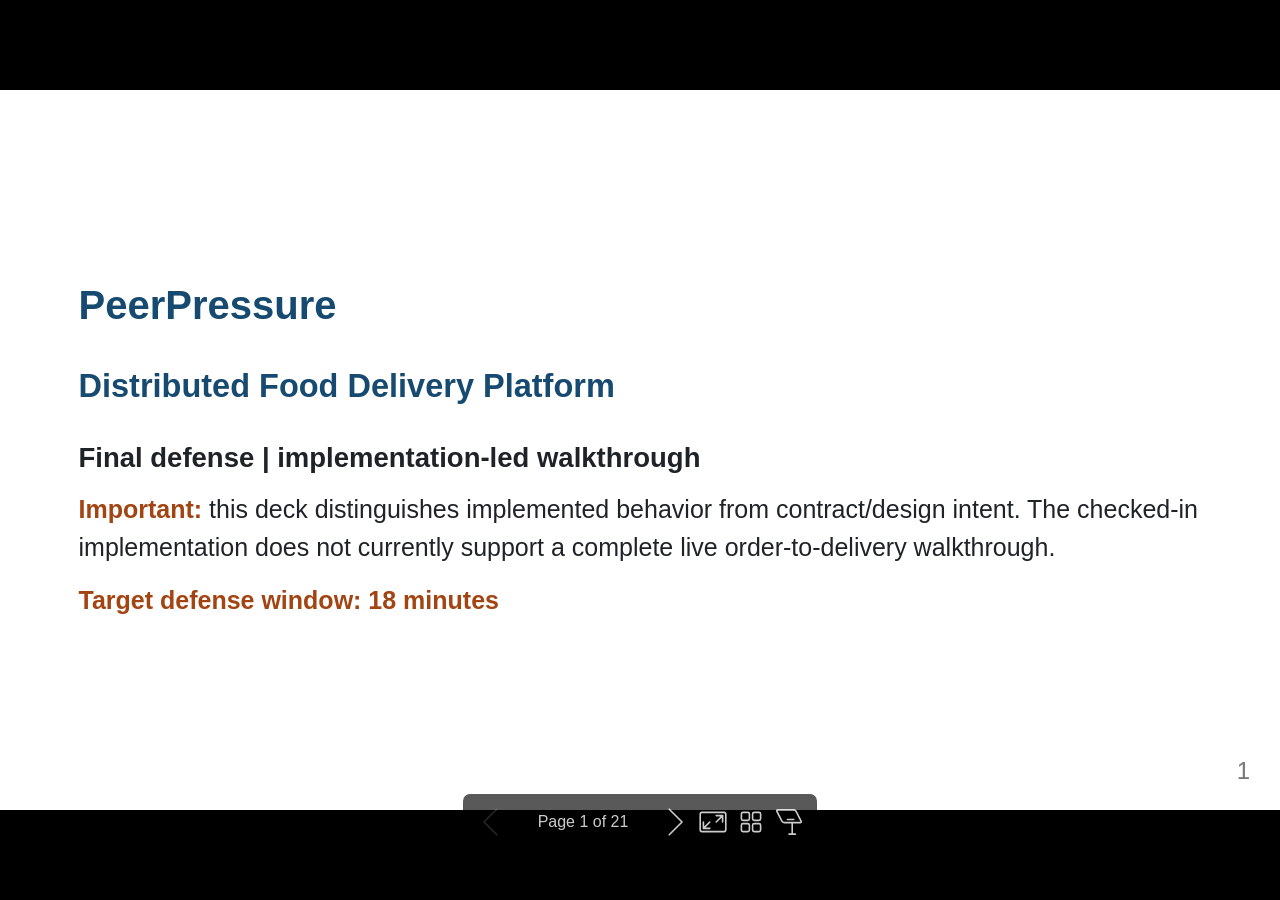
<file: docs/defense/slides/defense_presentation.html>
<!DOCTYPE html><html lang="en-US"><head><title>PeerPressure</title><meta property="og:title" content="PeerPressure"><meta charset="UTF-8"><meta name="viewport" content="width=device-width,height=device-height,initial-scale=1.0"><meta name="apple-mobile-web-app-capable" content="yes"><meta http-equiv="X-UA-Compatible" content="ie=edge"><meta property="og:type" content="website"><meta name="twitter:card" content="summary"><style>@media screen{body[data-bespoke-view=""] .bespoke-marp-parent>.bespoke-marp-osc>button,body[data-bespoke-view=next] .bespoke-marp-parent>.bespoke-marp-osc>button,body[data-bespoke-view=overview] button.bespoke-marp-overview-close,body[data-bespoke-view=presenter] .bespoke-marp-presenter-container .bespoke-marp-presenter-info-container .bespoke-marp-presenter-info-page-area .bespoke-marp-presenter-info-page,body[data-bespoke-view=presenter] .bespoke-marp-presenter-container .bespoke-marp-presenter-info-container button,body[data-bespoke-view=presenter] .bespoke-marp-presenter-container .bespoke-marp-presenter-note-container button{appearance:none;background-color:initial;border:0;color:inherit;cursor:pointer;font-size:inherit;opacity:.8;outline:none;padding:0;transition:opacity .2s linear;-webkit-tap-highlight-color:transparent}body[data-bespoke-view=""] .bespoke-marp-parent>.bespoke-marp-osc>button:disabled,body[data-bespoke-view=next] .bespoke-marp-parent>.bespoke-marp-osc>button:disabled,body[data-bespoke-view=overview] button.bespoke-marp-overview-close:disabled,body[data-bespoke-view=presenter] .bespoke-marp-presenter-container .bespoke-marp-presenter-info-container .bespoke-marp-presenter-info-page-area .bespoke-marp-presenter-info-page:disabled,body[data-bespoke-view=presenter] .bespoke-marp-presenter-container .bespoke-marp-presenter-info-container button:disabled,body[data-bespoke-view=presenter] .bespoke-marp-presenter-container .bespoke-marp-presenter-note-container button:disabled{cursor:not-allowed;opacity:.15!important}body[data-bespoke-view=""] .bespoke-marp-parent>.bespoke-marp-osc>button:hover,body[data-bespoke-view=next] .bespoke-marp-parent>.bespoke-marp-osc>button:hover,body[data-bespoke-view=overview] button.bespoke-marp-overview-close:hover,body[data-bespoke-view=presenter] .bespoke-marp-presenter-container .bespoke-marp-presenter-info-container .bespoke-marp-presenter-info-page-area .bespoke-marp-presenter-info-page:hover,body[data-bespoke-view=presenter] .bespoke-marp-presenter-container .bespoke-marp-presenter-info-container button:hover,body[data-bespoke-view=presenter] .bespoke-marp-presenter-container .bespoke-marp-presenter-note-container button:hover{opacity:1}body[data-bespoke-view=""] .bespoke-marp-parent>.bespoke-marp-osc>button:hover:active,body[data-bespoke-view=next] .bespoke-marp-parent>.bespoke-marp-osc>button:hover:active,body[data-bespoke-view=overview] button.bespoke-marp-overview-close:hover:active,body[data-bespoke-view=presenter] .bespoke-marp-presenter-container .bespoke-marp-presenter-info-container .bespoke-marp-presenter-info-page-area .bespoke-marp-presenter-info-page:hover:active,body[data-bespoke-view=presenter] .bespoke-marp-presenter-container .bespoke-marp-presenter-info-container button:hover:active,body[data-bespoke-view=presenter] .bespoke-marp-presenter-container .bespoke-marp-presenter-note-container button:hover:active{opacity:.6}body[data-bespoke-view=""] .bespoke-marp-parent>.bespoke-marp-osc>button:hover:not(:disabled),body[data-bespoke-view=next] .bespoke-marp-parent>.bespoke-marp-osc>button:hover:not(:disabled),body[data-bespoke-view=overview] button.bespoke-marp-overview-close:hover:not(:disabled),body[data-bespoke-view=presenter] .bespoke-marp-presenter-container .bespoke-marp-presenter-info-container .bespoke-marp-presenter-info-page-area .bespoke-marp-presenter-info-page:hover:not(:disabled),body[data-bespoke-view=presenter] .bespoke-marp-presenter-container .bespoke-marp-presenter-info-container button:hover:not(:disabled),body[data-bespoke-view=presenter] .bespoke-marp-presenter-container .bespoke-marp-presenter-note-container button:hover:not(:disabled){transition:none}body[data-bespoke-view=""] .bespoke-marp-parent>.bespoke-marp-osc>button[data-bespoke-marp-osc=prev],body[data-bespoke-view=next] .bespoke-marp-parent>.bespoke-marp-osc>button[data-bespoke-marp-osc=prev],body[data-bespoke-view=presenter] .bespoke-marp-presenter-container .bespoke-marp-presenter-info-container button.bespoke-marp-presenter-info-page-prev{background:#0000 url("[data-uri]") no-repeat 50%;background-size:contain;overflow:hidden;text-indent:100%;white-space:nowrap}body[data-bespoke-view=""] .bespoke-marp-parent>.bespoke-marp-osc>button[data-bespoke-marp-osc=next],body[data-bespoke-view=next] .bespoke-marp-parent>.bespoke-marp-osc>button[data-bespoke-marp-osc=next],body[data-bespoke-view=presenter] .bespoke-marp-presenter-container .bespoke-marp-presenter-info-container button.bespoke-marp-presenter-info-page-next{background:#0000 url("[data-uri]") no-repeat 50%;background-size:contain;overflow:hidden;text-indent:100%;white-space:nowrap}:is(body[data-bespoke-view=""],body[data-bespoke-view=next]) .bespoke-marp-parent>.bespoke-marp-osc>button[data-bespoke-marp-osc=fullscreen]{background:#0000 url("[data-uri]") no-repeat 50%;background-size:contain;overflow:hidden;text-indent:100%;white-space:nowrap}:is(body[data-bespoke-view=""],body[data-bespoke-view=next]) .bespoke-marp-parent>.bespoke-marp-osc>button.exit[data-bespoke-marp-osc=fullscreen]{background-image:url("[data-uri]")}:is(body[data-bespoke-view=""],body[data-bespoke-view=next]) .bespoke-marp-parent>.bespoke-marp-osc>button[data-bespoke-marp-osc=presenter]{background:#0000 url("[data-uri]") no-repeat 50%;background-size:contain;overflow:hidden;text-indent:100%;white-space:nowrap}body[data-bespoke-view=overview] button.bespoke-marp-overview-close,body[data-bespoke-view=presenter] .bespoke-marp-presenter-container .bespoke-marp-presenter-note-container button.bespoke-marp-presenter-note-bigger{background:#0000 url("[data-uri]") no-repeat 50%;background-size:contain;overflow:hidden;text-indent:100%;white-space:nowrap}body[data-bespoke-view=presenter] .bespoke-marp-presenter-container .bespoke-marp-presenter-note-container button.bespoke-marp-presenter-note-smaller{background:#0000 url("[data-uri]") no-repeat 50%;background-size:contain;overflow:hidden;text-indent:100%;white-space:nowrap}:is(body[data-bespoke-view=""],body[data-bespoke-view=next]) .bespoke-marp-parent>.bespoke-marp-osc>button[data-bespoke-marp-osc=overview]{background:#0000 url("[data-uri]") no-repeat 50%;background-size:contain;overflow:hidden;text-indent:100%;white-space:nowrap}}@keyframes __bespoke_marp_transition_reduced_outgoing__{0%{opacity:1}to{opacity:0}}@keyframes __bespoke_marp_transition_reduced_incoming__{0%{mix-blend-mode:plus-lighter;opacity:0}to{mix-blend-mode:plus-lighter;opacity:1}}.bespoke-marp-note,.bespoke-marp-osc,.bespoke-progress-parent{display:none;transition:none}@media screen{::view-transition-group(*){animation-duration:var(--marp-bespoke-transition-animation-duration,.5s);animation-timing-function:ease}::view-transition-new(*),::view-transition-old(*){animation-delay:0s;animation-direction:var(--marp-bespoke-transition-animation-direction,normal);animation-duration:var(--marp-bespoke-transition-animation-duration,.5s);animation-fill-mode:both;animation-name:var(--marp-bespoke-transition-animation-name,var(--marp-bespoke-transition-animation-name-fallback,__bespoke_marp_transition_no_animation__));mix-blend-mode:normal}::view-transition-old(*){--marp-bespoke-transition-animation-name-fallback:__bespoke_marp_transition_reduced_outgoing__;animation-timing-function:ease}::view-transition-new(*){--marp-bespoke-transition-animation-name-fallback:__bespoke_marp_transition_reduced_incoming__;animation-timing-function:ease}::view-transition-new(root),::view-transition-old(root){animation-timing-function:linear}::view-transition-new(__bespoke_marp_transition_osc__),::view-transition-old(__bespoke_marp_transition_osc__){animation-duration:0s!important;animation-name:__bespoke_marp_transition_osc__!important}::view-transition-new(__bespoke_marp_transition_osc__){opacity:0!important}.bespoke-marp-transition-warming-up::view-transition-group(*),.bespoke-marp-transition-warming-up::view-transition-new(*),.bespoke-marp-transition-warming-up::view-transition-old(*){animation-play-state:paused!important}body,html{height:100%;margin:0}body{background:#000;overflow:hidden}svg.bespoke-marp-slide{content-visibility:hidden;interactivity:inert;opacity:0;pointer-events:none;z-index:-1}svg.bespoke-marp-slide:not(.bespoke-marp-active) *{view-transition-name:none!important}svg.bespoke-marp-slide.bespoke-marp-active{content-visibility:visible;interactivity:auto;opacity:1;pointer-events:auto;z-index:0}svg.bespoke-marp-slide.bespoke-marp-active.bespoke-marp-active-ready *{animation-name:__bespoke_marp__!important}@supports not (content-visibility:hidden){svg.bespoke-marp-slide[data-bespoke-marp-load=hideable]{display:none}svg.bespoke-marp-slide[data-bespoke-marp-load=hideable].bespoke-marp-active{display:block}}}@media screen and (prefers-reduced-motion:reduce){svg.bespoke-marp-slide *{view-transition-name:none!important}}@media screen{[data-bespoke-marp-fragment=inactive]{visibility:hidden}:is(body[data-bespoke-view=""],body[data-bespoke-view=next]) .bespoke-marp-parent{inset:0;position:absolute}:is(body[data-bespoke-view=""],body[data-bespoke-view=next]) .bespoke-marp-parent>.bespoke-marp-osc{background:#000000a6;border-radius:7px;bottom:50px;color:#fff;contain:paint;display:block;font-family:Helvetica,Arial,sans-serif;font-size:16px;left:50%;line-height:0;opacity:1;padding:12px;position:absolute;touch-action:manipulation;transform:translateX(-50%);transition:opacity .2s linear;-webkit-user-select:none;user-select:none;view-transition-name:__bespoke_marp_transition_osc__;white-space:nowrap;will-change:transform;z-index:1}:is(body[data-bespoke-view=""],body[data-bespoke-view=next]) .bespoke-marp-parent>.bespoke-marp-osc>:where(*){margin-left:6px}:is(body[data-bespoke-view=""],body[data-bespoke-view=next]) .bespoke-marp-parent>.bespoke-marp-osc>:where(*):where(:first-child){margin-left:0}:is(body[data-bespoke-view=""],body[data-bespoke-view=next]) .bespoke-marp-parent>.bespoke-marp-osc>span{opacity:.8}:is(body[data-bespoke-view=""],body[data-bespoke-view=next]) .bespoke-marp-parent>.bespoke-marp-osc>span[data-bespoke-marp-osc=page]{display:inline-block;min-width:140px;text-align:center}:is(body[data-bespoke-view=""],body[data-bespoke-view=next]) .bespoke-marp-parent>.bespoke-marp-osc>button[data-bespoke-marp-osc=fullscreen],:is(body[data-bespoke-view=""],body[data-bespoke-view=next]) .bespoke-marp-parent>.bespoke-marp-osc>button[data-bespoke-marp-osc=next],:is(body[data-bespoke-view=""],body[data-bespoke-view=next]) .bespoke-marp-parent>.bespoke-marp-osc>button[data-bespoke-marp-osc=overview],:is(body[data-bespoke-view=""],body[data-bespoke-view=next]) .bespoke-marp-parent>.bespoke-marp-osc>button[data-bespoke-marp-osc=presenter],:is(body[data-bespoke-view=""],body[data-bespoke-view=next]) .bespoke-marp-parent>.bespoke-marp-osc>button[data-bespoke-marp-osc=prev]{height:32px;line-height:32px;width:32px}:is(body[data-bespoke-view=""],body[data-bespoke-view=next]) .bespoke-marp-parent.bespoke-marp-inactive{cursor:none}:is(body[data-bespoke-view=""],body[data-bespoke-view=next]) .bespoke-marp-parent.bespoke-marp-inactive>.bespoke-marp-osc{opacity:0;pointer-events:none}:is(body[data-bespoke-view=""],body[data-bespoke-view=next]) svg.bespoke-marp-slide{height:100%;left:0;position:absolute;top:0;width:100%}body[data-bespoke-view=""] .bespoke-progress-parent{background:#222;display:flex;height:5px;width:100%}body[data-bespoke-view=""] .bespoke-progress-parent+:where(.bespoke-marp-parent){top:5px}body[data-bespoke-view=""] .bespoke-progress-parent .bespoke-progress-bar{background:#0288d1;flex:0 0 0;transition:flex-basis .2s cubic-bezier(0,1,1,1)}body[data-bespoke-view=next]{background:#0000}body[data-bespoke-view=presenter]{background:#161616}body[data-bespoke-view=presenter] .bespoke-marp-presenter-container{display:grid;font-family:Helvetica,Arial,sans-serif;grid-template:"current dragbar next" minmax(140px,1fr) "current dragbar note" 2fr "info    dragbar note" 3em;grid-template-columns:minmax(3px,var(--bespoke-marp-presenter-split-ratio,66%)) 0 minmax(3px,1fr);height:100%;left:0;position:absolute;top:0;width:100%}body[data-bespoke-view=presenter] .bespoke-marp-presenter-container :where(.bespoke-marp-parent){grid-area:current;overflow:hidden;position:relative}body[data-bespoke-view=presenter] .bespoke-marp-presenter-container :where(.bespoke-marp-parent) :where(svg.bespoke-marp-slide){height:calc(100% - 40px);left:20px;pointer-events:none;position:absolute;top:20px;-webkit-user-select:none;user-select:none;width:calc(100% - 40px)}body[data-bespoke-view=presenter] .bespoke-marp-presenter-container :where(.bespoke-marp-parent) :where(svg.bespoke-marp-slide).bespoke-marp-active{filter:drop-shadow(0 3px 10px rgba(0,0,0,.5))}body[data-bespoke-view=presenter] .bespoke-marp-presenter-container .bespoke-marp-presenter-dragbar-container{background:#0288d1;cursor:col-resize;grid-area:dragbar;margin-left:-3px;opacity:0;position:relative;transition:opacity .4s linear .1s;width:6px;z-index:10}body[data-bespoke-view=presenter] .bespoke-marp-presenter-container .bespoke-marp-presenter-dragbar-container:hover{opacity:1}body[data-bespoke-view=presenter] .bespoke-marp-presenter-container .bespoke-marp-presenter-dragbar-container.active{opacity:1;transition-delay:0s}body[data-bespoke-view=presenter] .bespoke-marp-presenter-container .bespoke-marp-presenter-next-container{background:#222;cursor:pointer;display:none;grid-area:next;overflow:hidden;position:relative}body[data-bespoke-view=presenter] .bespoke-marp-presenter-container .bespoke-marp-presenter-next-container.active{display:block}body[data-bespoke-view=presenter] .bespoke-marp-presenter-container .bespoke-marp-presenter-next-container iframe.bespoke-marp-presenter-next{background:#0000;border:0;display:block;filter:drop-shadow(0 3px 10px rgba(0,0,0,.5));height:calc(100% - 40px);left:20px;pointer-events:none;position:absolute;interactivity:inert;top:20px;-webkit-user-select:none;user-select:none;width:calc(100% - 40px)}body[data-bespoke-view=presenter] .bespoke-marp-presenter-container .bespoke-marp-presenter-note-container{background:#222;color:#eee;grid-area:note;position:relative;z-index:1}body[data-bespoke-view=presenter] .bespoke-marp-presenter-container .bespoke-marp-presenter-note-container button{height:1.5em;line-height:1.5em;width:1.5em}body[data-bespoke-view=presenter] .bespoke-marp-presenter-container .bespoke-marp-presenter-note-container .bespoke-marp-presenter-note-wrapper{display:block;inset:0;position:absolute}body[data-bespoke-view=presenter] .bespoke-marp-presenter-container .bespoke-marp-presenter-note-container .bespoke-marp-presenter-note-buttons{background:#000000a6;border-radius:4px;bottom:0;display:flex;gap:4px;margin:12px;opacity:0;padding:6px;pointer-events:none;position:absolute;right:0;transition:opacity .2s linear}body[data-bespoke-view=presenter] .bespoke-marp-presenter-container .bespoke-marp-presenter-note-container .bespoke-marp-presenter-note-buttons:focus-within,body[data-bespoke-view=presenter] .bespoke-marp-presenter-container .bespoke-marp-presenter-note-container .bespoke-marp-presenter-note-wrapper:focus-within+.bespoke-marp-presenter-note-buttons,body[data-bespoke-view=presenter] .bespoke-marp-presenter-container .bespoke-marp-presenter-note-container:hover .bespoke-marp-presenter-note-buttons{opacity:1;pointer-events:auto}body[data-bespoke-view=presenter] .bespoke-marp-presenter-container .bespoke-marp-presenter-note-container .bespoke-marp-note{box-sizing:border-box;font-size:calc(1.1em*var(--bespoke-marp-note-font-scale, 1));height:calc(100% - 40px);margin:20px;overflow:auto;padding-right:3px;white-space:pre-wrap;width:calc(100% - 40px);word-wrap:break-word;scrollbar-color:#eeeeee80 #0000;scrollbar-width:thin}body[data-bespoke-view=presenter] .bespoke-marp-presenter-container .bespoke-marp-presenter-note-container .bespoke-marp-note::-webkit-scrollbar{width:6px}body[data-bespoke-view=presenter] .bespoke-marp-presenter-container .bespoke-marp-presenter-note-container .bespoke-marp-note::-webkit-scrollbar-track{background:#0000}body[data-bespoke-view=presenter] .bespoke-marp-presenter-container .bespoke-marp-presenter-note-container .bespoke-marp-note::-webkit-scrollbar-thumb{background:#eeeeee80;border-radius:6px}body[data-bespoke-view=presenter] .bespoke-marp-presenter-container .bespoke-marp-presenter-note-container .bespoke-marp-note:empty{pointer-events:none}body[data-bespoke-view=presenter] .bespoke-marp-presenter-container .bespoke-marp-presenter-note-container .bespoke-marp-note.active{display:block}body[data-bespoke-view=presenter] .bespoke-marp-presenter-container .bespoke-marp-presenter-note-container .bespoke-marp-note p:first-child{margin-top:0}body[data-bespoke-view=presenter] .bespoke-marp-presenter-container .bespoke-marp-presenter-note-container .bespoke-marp-note p:last-child{margin-bottom:0}body[data-bespoke-view=presenter] .bespoke-marp-presenter-container .bespoke-marp-presenter-info-container{align-items:center;box-sizing:border-box;color:#eee;display:flex;flex-wrap:nowrap;grid-area:info;justify-content:center;overflow:hidden;padding:0 10px}body[data-bespoke-view=presenter] .bespoke-marp-presenter-container .bespoke-marp-presenter-info-container :is(.bespoke-marp-presenter-info-page-area,.bespoke-marp-presenter-info-time,.bespoke-marp-presenter-info-timer){box-sizing:border-box;display:block;padding:0 10px;white-space:nowrap;width:100%}body[data-bespoke-view=presenter] .bespoke-marp-presenter-container .bespoke-marp-presenter-info-container button{height:1.5em;line-height:1.5em;width:1.5em}body[data-bespoke-view=presenter] .bespoke-marp-presenter-container .bespoke-marp-presenter-info-container .bespoke-marp-presenter-info-page-area{order:2;text-align:center}body[data-bespoke-view=presenter] .bespoke-marp-presenter-container .bespoke-marp-presenter-info-container .bespoke-marp-presenter-info-page-area .bespoke-marp-presenter-info-page{display:inline-block;min-width:120px;text-align:center}body[data-bespoke-view=presenter] .bespoke-marp-presenter-container .bespoke-marp-presenter-info-container .bespoke-marp-presenter-info-time{color:#999;order:1;text-align:left}body[data-bespoke-view=presenter] .bespoke-marp-presenter-container .bespoke-marp-presenter-info-container .bespoke-marp-presenter-info-timer{color:#999;order:3;text-align:right}body[data-bespoke-view=presenter] .bespoke-marp-presenter-container .bespoke-marp-presenter-info-container .bespoke-marp-presenter-info-timer:hover{cursor:pointer}body[data-bespoke-view=overview]{background:#161616;overflow:auto}body[data-bespoke-view=overview] [data-bespoke-marp-fragment=inactive]{visibility:visible}body[data-bespoke-view=overview] .bespoke-marp-overview-header{backdrop-filter:blur(4px);background:#222222d9;box-shadow:0 3px 10px #00000080;box-sizing:border-box;display:flex;height:48px;inset:0 0 auto;justify-content:flex-end;padding:10px;position:fixed;z-index:1}body[data-bespoke-view=overview] button.bespoke-marp-overview-close{height:28px;line-height:28px;transform:rotate(45deg);width:28px}body[data-bespoke-view=overview] .bespoke-marp-parent{display:grid;gap:40px;grid-template-columns:repeat(auto-fit,minmax(0,240px));justify-content:space-around;padding:30px}body[data-bespoke-view=overview] .bespoke-marp-parent svg.bespoke-marp-slide{--bov-selected:#0000;--bov-focus:#161616;--bov-focus-outline:#0000;background-image:conic-gradient(#161616 0 0),conic-gradient(var(--bov-focus) 0 0),conic-gradient(var(--bov-focus-outline) 0 0),conic-gradient(var(--bov-selected) 0 0);background-position:5px 5px,3px 3px,2px 2px,0 0;background-repeat:no-repeat;background-size:calc(100% - 10px) calc(100% - 10px),calc(100% - 6px) calc(100% - 6px),calc(100% - 4px) calc(100% - 4px),100% 100%;content-visibility:visible;cursor:pointer;filter:drop-shadow(0 3px 10px rgba(0,0,0,.5));margin:-6px;padding:6px;interactivity:auto;opacity:1;outline:0;pointer-events:auto;scroll-margin-block:30px;width:100%;z-index:0}body[data-bespoke-view=overview] .bespoke-marp-parent svg.bespoke-marp-slide *,body[data-bespoke-view=overview] .bespoke-marp-parent svg.bespoke-marp-slide.bespoke-marp-active *{pointer-events:none;interactivity:inert}body[data-bespoke-view=overview] .bespoke-marp-parent :is(svg.bespoke-marp-slide:active,svg.bespoke-marp-slide:focus-visible,svg.bespoke-marp-slide:hover){--bov-focus-outline:#161616}body[data-bespoke-view=overview] .bespoke-marp-parent svg.bespoke-marp-slide:focus-visible,body[data-bespoke-view=overview] .bespoke-marp-parent svg.bespoke-marp-slide:hover{--bov-focus:#999}body[data-bespoke-view=overview] .bespoke-marp-parent svg.bespoke-marp-slide:active{--bov-focus:#eee}body[data-bespoke-view=overview] .bespoke-marp-parent svg.bespoke-marp-slide.bespoke-marp-active{--bov-selected:#0288d1}body[data-bespoke-view=overview]:has(.bespoke-marp-overview-header) .bespoke-marp-parent{padding-top:78px}body[data-bespoke-view=overview]:has(.bespoke-marp-overview-header) .bespoke-marp-parent svg.bespoke-marp-slide{scroll-margin-top:78px}.bespoke-marp-overview{background:#000000a6;inset:0;opacity:0;pointer-events:none;position:fixed;transition:opacity .1s ease;z-index:10}.bespoke-marp-overview iframe{background:#222;border:0;display:block;height:100%;left:0;position:absolute;top:0;width:100%}.bespoke-marp-overview[data-open="1"]{opacity:1;pointer-events:auto}}@media print{.bespoke-marp-overview,.bespoke-marp-presenter-info-container,.bespoke-marp-presenter-next-container,.bespoke-marp-presenter-note-container{display:none}}</style><style>div#\:\$p > svg > foreignObject > section{width:1280px;height:720px;box-sizing:border-box;overflow:hidden;position:relative;scroll-snap-align:center center;-webkit-text-size-adjust:100%;text-size-adjust:100%}div#\:\$p > svg > foreignObject > section::after{bottom:0;content:attr(data-marpit-pagination);padding:inherit;pointer-events:none;position:absolute;right:0}div#\:\$p > svg > foreignObject > section:not([data-marpit-pagination])::after{display:none}div#\:\$p > svg > foreignObject > section :where(:is(h1, marp-h1)){font-size:2em;margin-block:0.67em}div#\:\$p > svg > foreignObject > section section:where(:is(h1, marp-h1)){--marpit-root-font-size: 2em}div#\:\$p > svg > foreignObject > section video::-webkit-media-controls{will-change:transform}@page {size:1280px 720px;margin:0}@media print{html, body{background-color:#fff;margin:0;page-break-inside:avoid;break-inside:avoid-page}div#\:\$p > svg > foreignObject > section{page-break-before:always;break-before:page}div#\:\$p > svg > foreignObject > section, div#\:\$p > svg > foreignObject > section *{-webkit-print-color-adjust:exact!important;animation-delay:0s!important;animation-duration:0s!important;color-adjust:exact!important;print-color-adjust:exact!important;transition:none!important}div#\:\$p > svg[data-marpit-svg]{display:block;height:100vh;width:100vw}}div#\:\$p > svg > foreignObject > :where(section){container-type:size}div#\:\$p > svg > foreignObject > section img[data-marp-twemoji]{background:transparent;height:1em;margin:0 .05em 0 .1em;vertical-align:-.1em;width:1em}div#\:\$p > svg > foreignObject > section{--fgColor-danger:light-dark(#d1242f, #f85149);--bgColor-attention-muted:light-dark(#fff8c5, #bb800926);--bgColor-muted:light-dark(#f6f8fa, #151b23);--bgColor-neutral-muted:light-dark(#818b981f, #656c7633);--borderColor-accent-emphasis:light-dark(#0969da, #1f6feb);--borderColor-attention-emphasis:light-dark(#9a6700, #9e6a03);--borderColor-danger-emphasis:light-dark(#cf222e, #da3633);--borderColor-default:light-dark(#d1d9e0, #3d444d);--borderColor-done-emphasis:light-dark(#8250df, #8957e5);--borderColor-success-emphasis:light-dark(#1a7f37, #238636);--color-prettylights-syntax-brackethighlighter-angle:light-dark(#59636e, #9198a1);--color-prettylights-syntax-brackethighlighter-unmatched:light-dark(#82071e, #f85149);--color-prettylights-syntax-carriage-return-bg:light-dark(#cf222e, #b62324);--color-prettylights-syntax-carriage-return-text:light-dark(#f6f8fa, #f0f6fc);--color-prettylights-syntax-comment:light-dark(#59636e, #9198a1);--color-prettylights-syntax-constant:light-dark(#0550ae, #79c0ff);--color-prettylights-syntax-constant-other-reference-link:light-dark(#0a3069, #a5d6ff);--color-prettylights-syntax-entity:light-dark(#6639ba, #d2a8ff);--color-prettylights-syntax-entity-tag:light-dark(#0550ae, #7ee787);--color-prettylights-syntax-invalid-illegal-text:light-dark(var(--fgColor-danger), var(--fgColor-danger));--color-prettylights-syntax-keyword:light-dark(#cf222e, #ff7b72);--color-prettylights-syntax-markup-changed-bg:light-dark(#ffd8b5, #5a1e02);--color-prettylights-syntax-markup-changed-text:light-dark(#953800, #ffdfb6);--color-prettylights-syntax-markup-deleted-bg:light-dark(#ffebe9, #67060c);--color-prettylights-syntax-markup-deleted-text:light-dark(#82071e, #ffdcd7);--color-prettylights-syntax-markup-heading:light-dark(#0550ae, #1f6feb);--color-prettylights-syntax-markup-ignored-bg:light-dark(#0550ae, #1158c7);--color-prettylights-syntax-markup-ignored-text:light-dark(#d1d9e0, #f0f6fc);--color-prettylights-syntax-markup-inserted-bg:light-dark(#dafbe1, #033a16);--color-prettylights-syntax-markup-inserted-text:light-dark(#116329, #aff5b4);--color-prettylights-syntax-markup-list:light-dark(#3b2300, #f2cc60);--color-prettylights-syntax-meta-diff-range:light-dark(#8250df, #d2a8ff);--color-prettylights-syntax-string:light-dark(#0a3069, #a5d6ff);--color-prettylights-syntax-string-regexp:light-dark(#116329, #7ee787);--color-prettylights-syntax-sublimelinter-gutter-mark:light-dark(#818b98, #3d444d);--color-prettylights-syntax-variable:light-dark(#953800, #ffa657);--fgColor-accent:light-dark(#0969da, #4493f8);--fgColor-attention:light-dark(#9a6700, #d29922);--fgColor-done:light-dark(#8250df, #ab7df8);--fgColor-muted:light-dark(#59636e, #9198a1);--fgColor-success:light-dark(#1a7f37, #3fb950);--bgColor-default:light-dark(#fff, #0d1117);--borderColor-muted:light-dark(#d1d9e0b3, #3d444db3);--color-prettylights-syntax-invalid-illegal-bg:light-dark(var(--bgColor-danger-muted), var(--bgColor-danger-muted));--color-prettylights-syntax-markup-bold:light-dark(#1f2328, #f0f6fc);--color-prettylights-syntax-markup-italic:light-dark(#1f2328, #f0f6fc);--color-prettylights-syntax-storage-modifier-import:light-dark(#1f2328, #f0f6fc);--fgColor-default:light-dark(#1f2328, #f0f6fc);--focus-outlineColor:light-dark(var(--borderColor-accent-emphasis), var(--borderColor-accent-emphasis));--borderColor-neutral-muted:light-dark(var(--borderColor-muted), var(--borderColor-muted));--base-size-16:calc(var(--marpit-root-font-size, 1rem) * 1);--base-size-24:calc(var(--marpit-root-font-size, 1rem) * 1.5);--base-size-4:calc(var(--marpit-root-font-size, 1rem) * 0.25);--base-size-40:calc(var(--marpit-root-font-size, 1rem) * 2.5);--base-size-8:calc(var(--marpit-root-font-size, 1rem) * 0.5);--base-text-weight-medium:500;--base-text-weight-normal:400;--base-text-weight-semibold:600;--fontStack-monospace:ui-monospace, SFMono-Regular, SF Mono, Menlo, Consolas, Liberation Mono, monospace;--fontStack-sansSerif:-apple-system, BlinkMacSystemFont, "Segoe UI", "Noto Sans", Helvetica, Arial, sans-serif, "Apple Color Emoji", "Segoe UI Emoji";}/*!
 * Marp default theme.
 *
 * @theme default
 * @author Yuki Hattori
 *
 * @auto-scaling true
 * @size 16:9 1280px 720px
 * @size 4:3 960px 720px
 */div#\:\$p > svg > foreignObject > section [data-theme=light],div#\:\$p > svg > foreignObject > section{color-scheme:light}div#\:\$p > svg > foreignObject > section [data-theme=dark],div#\:\$p > svg > foreignObject > section:where(.invert){color-scheme:dark}div#\:\$p > svg > foreignObject > section{-ms-text-size-adjust:100%;-webkit-text-size-adjust:100%;margin:0;font-weight:var(--base-text-weight-normal, 400);color:var(--fgColor-default);background-color:var(--bgColor-default);font-family:var(--fontStack-sansSerif, -apple-system, BlinkMacSystemFont, "Segoe UI", "Noto Sans", Helvetica, Arial, sans-serif, "Apple Color Emoji", "Segoe UI Emoji");font-size:16px;line-height:1.5;word-wrap:break-word}div#\:\$p > svg > foreignObject > section{--marpit-root-font-size:16px}div#\:\$p > svg > foreignObject > section a{text-decoration:underline;text-underline-offset:calc(var(--marpit-root-font-size, 1rem) * .2)}div#\:\$p > svg > foreignObject > section :is(h1, marp-h1):hover .anchor .octicon-link:before,div#\:\$p > svg > foreignObject > section :is(h2, marp-h2):hover .anchor .octicon-link:before,div#\:\$p > svg > foreignObject > section :is(h3, marp-h3):hover .anchor .octicon-link:before,div#\:\$p > svg > foreignObject > section :is(h4, marp-h4):hover .anchor .octicon-link:before,div#\:\$p > svg > foreignObject > section :is(h5, marp-h5):hover .anchor .octicon-link:before,div#\:\$p > svg > foreignObject > section :is(h6, marp-h6):hover .anchor .octicon-link:before{width:16px;height:16px;content:" ";display:inline-block;background-color:currentColor;-webkit-mask-image:url('data:image/svg+xml;charset=utf-8,<svg xmlns="http://www.w3.org/2000/svg" aria-hidden="true" viewBox="0 0 16 16"><path fill-rule="evenodd" d="M7.775 3.275a.75.75 0 0 0 1.06 1.06l1.25-1.25a2 2 0 1 1 2.83 2.83l-2.5 2.5a2 2 0 0 1-2.83 0 .75.75 0 0 0-1.06 1.06 3.5 3.5 0 0 0 4.95 0l2.5-2.5a3.5 3.5 0 0 0-4.95-4.95zm-4.69 9.64a2 2 0 0 1 0-2.83l2.5-2.5a2 2 0 0 1 2.83 0 .75.75 0 0 0 1.06-1.06 3.5 3.5 0 0 0-4.95 0l-2.5 2.5a3.5 3.5 0 0 0 4.95 4.95l1.25-1.25a.75.75 0 0 0-1.06-1.06l-1.25 1.25a2 2 0 0 1-2.83 0"/></svg>');mask-image:url('data:image/svg+xml;charset=utf-8,<svg xmlns="http://www.w3.org/2000/svg" aria-hidden="true" viewBox="0 0 16 16"><path fill-rule="evenodd" d="M7.775 3.275a.75.75 0 0 0 1.06 1.06l1.25-1.25a2 2 0 1 1 2.83 2.83l-2.5 2.5a2 2 0 0 1-2.83 0 .75.75 0 0 0-1.06 1.06 3.5 3.5 0 0 0 4.95 0l2.5-2.5a3.5 3.5 0 0 0-4.95-4.95zm-4.69 9.64a2 2 0 0 1 0-2.83l2.5-2.5a2 2 0 0 1 2.83 0 .75.75 0 0 0 1.06-1.06 3.5 3.5 0 0 0-4.95 0l-2.5 2.5a3.5 3.5 0 0 0 4.95 4.95l1.25-1.25a.75.75 0 0 0-1.06-1.06l-1.25 1.25a2 2 0 0 1-2.83 0"/></svg>')}div#\:\$p > svg > foreignObject > section details,div#\:\$p > svg > foreignObject > section figcaption,div#\:\$p > svg > foreignObject > section figure{display:block}div#\:\$p > svg > foreignObject > section summary{display:list-item}div#\:\$p > svg > foreignObject > section [hidden]{display:none!important}div#\:\$p > svg > foreignObject > section a{background-color:transparent;color:var(--fgColor-accent);text-decoration:none}div#\:\$p > svg > foreignObject > section abbr[title]{border-bottom:none;-webkit-text-decoration:underline dotted;text-decoration:underline dotted}div#\:\$p > svg > foreignObject > section b,div#\:\$p > svg > foreignObject > section strong{font-weight:var(--base-text-weight-semibold, 600)}div#\:\$p > svg > foreignObject > section dfn{font-style:italic}div#\:\$p > svg > foreignObject > section :is(h1, marp-h1){margin:.67em 0;font-weight:var(--base-text-weight-semibold, 600);padding-bottom:.3em;font-size:2em;border-bottom:1px solid var(--borderColor-muted)}div#\:\$p > svg > foreignObject > section mark{background-color:var(--bgColor-attention-muted);color:var(--fgColor-default)}div#\:\$p > svg > foreignObject > section small{font-size:90%}div#\:\$p > svg > foreignObject > section sub,div#\:\$p > svg > foreignObject > section sup{font-size:75%;line-height:0;position:relative;vertical-align:baseline}div#\:\$p > svg > foreignObject > section sub{bottom:-.25em}div#\:\$p > svg > foreignObject > section sup{top:-.5em}div#\:\$p > svg > foreignObject > section img{border-style:none;max-width:100%;box-sizing:content-box}div#\:\$p > svg > foreignObject > section code,div#\:\$p > svg > foreignObject > section kbd,div#\:\$p > svg > foreignObject > section :is(pre, marp-pre),div#\:\$p > svg > foreignObject > section samp{font-family:monospace;font-size:1em}div#\:\$p > svg > foreignObject > section figure{margin:1em var(--base-size-40)}div#\:\$p > svg > foreignObject > section hr{box-sizing:content-box;overflow:hidden;background:transparent;height:.25em;padding:0;margin:var(--base-size-24) 0;background-color:var(--borderColor-default);border:0}div#\:\$p > svg > foreignObject > section input{font:inherit;margin:0;overflow:visible;font-family:inherit;font-size:inherit;line-height:inherit}div#\:\$p > svg > foreignObject > section [type=button],div#\:\$p > svg > foreignObject > section [type=reset],div#\:\$p > svg > foreignObject > section [type=submit]{-webkit-appearance:button;-moz-appearance:button;appearance:button}div#\:\$p > svg > foreignObject > section [type=checkbox],div#\:\$p > svg > foreignObject > section [type=radio]{box-sizing:border-box;padding:0}div#\:\$p > svg > foreignObject > section [type=number]::-webkit-inner-spin-button,div#\:\$p > svg > foreignObject > section [type=number]::-webkit-outer-spin-button{height:auto}div#\:\$p > svg > foreignObject > section [type=search]::-webkit-search-cancel-button,div#\:\$p > svg > foreignObject > section [type=search]::-webkit-search-decoration{-webkit-appearance:none;appearance:none}div#\:\$p > svg > foreignObject > section ::-webkit-input-placeholder{color:inherit;opacity:.54}div#\:\$p > svg > foreignObject > section ::-webkit-file-upload-button{-webkit-appearance:button;appearance:button;font:inherit}div#\:\$p > svg > foreignObject > section a:hover{text-decoration:underline}div#\:\$p > svg > foreignObject > section ::-moz-placeholder{color:var(--fgColor-muted);opacity:1}div#\:\$p > svg > foreignObject > section ::placeholder{color:var(--fgColor-muted);opacity:1}div#\:\$p > svg > foreignObject > section hr:after,div#\:\$p > svg > foreignObject > section hr:before{display:table;content:""}div#\:\$p > svg > foreignObject > section hr:after{clear:both}div#\:\$p > svg > foreignObject > section table{border-spacing:0;border-collapse:collapse;display:block;width:-moz-max-content;width:max-content;max-width:100%;overflow:auto;font-variant:tabular-nums}div#\:\$p > svg > foreignObject > section td,div#\:\$p > svg > foreignObject > section th{padding:0}div#\:\$p > svg > foreignObject > section details summary{cursor:pointer}div#\:\$p > svg > foreignObject > section [role=button]:focus,div#\:\$p > svg > foreignObject > section a:focus,div#\:\$p > svg > foreignObject > section input[type=checkbox]:focus,div#\:\$p > svg > foreignObject > section input[type=radio]:focus{outline:2px solid var(--focus-outlineColor);outline-offset:-2px;box-shadow:none}div#\:\$p > svg > foreignObject > section [role=button]:focus:not(:focus-visible),div#\:\$p > svg > foreignObject > section a:focus:not(:focus-visible),div#\:\$p > svg > foreignObject > section input[type=checkbox]:focus:not(:focus-visible),div#\:\$p > svg > foreignObject > section input[type=radio]:focus:not(:focus-visible){outline:1px solid transparent}div#\:\$p > svg > foreignObject > section [role=button]:focus-visible,div#\:\$p > svg > foreignObject > section a:focus-visible,div#\:\$p > svg > foreignObject > section input[type=checkbox]:focus-visible,div#\:\$p > svg > foreignObject > section input[type=radio]:focus-visible{outline:2px solid var(--focus-outlineColor);outline-offset:-2px;box-shadow:none}div#\:\$p > svg > foreignObject > section a:not([class]):focus,div#\:\$p > svg > foreignObject > section a:not([class]):focus-visible,div#\:\$p > svg > foreignObject > section input[type=checkbox]:focus,div#\:\$p > svg > foreignObject > section input[type=checkbox]:focus-visible,div#\:\$p > svg > foreignObject > section input[type=radio]:focus,div#\:\$p > svg > foreignObject > section input[type=radio]:focus-visible{outline-offset:0}div#\:\$p > svg > foreignObject > section kbd{display:inline-block;padding:var(--base-size-4);font:11px var(--fontStack-monospace, ui-monospace, SFMono-Regular, SF Mono, Menlo, Consolas, Liberation Mono, monospace);line-height:10px;color:var(--fgColor-default);vertical-align:middle;background-color:var(--bgColor-muted);border-bottom-color:var(--borderColor-neutral-muted);border:1px solid var(--borderColor-neutral-muted);border-radius:6px;box-shadow:inset 0 -1px 0 var(--borderColor-neutral-muted)}div#\:\$p > svg > foreignObject > section :is(h1, marp-h1),div#\:\$p > svg > foreignObject > section :is(h2, marp-h2),div#\:\$p > svg > foreignObject > section :is(h3, marp-h3),div#\:\$p > svg > foreignObject > section :is(h4, marp-h4),div#\:\$p > svg > foreignObject > section :is(h5, marp-h5),div#\:\$p > svg > foreignObject > section :is(h6, marp-h6){margin-top:var(--base-size-24);margin-bottom:var(--base-size-16);font-weight:var(--base-text-weight-semibold, 600);line-height:1.25}div#\:\$p > svg > foreignObject > section :is(h2, marp-h2){padding-bottom:.3em;font-size:1.5em;border-bottom:1px solid var(--borderColor-muted)}div#\:\$p > svg > foreignObject > section :is(h2, marp-h2),div#\:\$p > svg > foreignObject > section :is(h3, marp-h3){font-weight:var(--base-text-weight-semibold, 600)}div#\:\$p > svg > foreignObject > section :is(h3, marp-h3){font-size:1.25em}div#\:\$p > svg > foreignObject > section :is(h4, marp-h4){font-size:1em}div#\:\$p > svg > foreignObject > section :is(h4, marp-h4),div#\:\$p > svg > foreignObject > section :is(h5, marp-h5){font-weight:var(--base-text-weight-semibold, 600)}div#\:\$p > svg > foreignObject > section :is(h5, marp-h5){font-size:.875em}div#\:\$p > svg > foreignObject > section :is(h6, marp-h6){font-weight:var(--base-text-weight-semibold, 600);font-size:.85em;color:var(--fgColor-muted)}div#\:\$p > svg > foreignObject > section p{margin-top:0;margin-bottom:10px}div#\:\$p > svg > foreignObject > section blockquote{margin:0;padding:0 1em;color:var(--fgColor-muted);border-left:.25em solid var(--borderColor-default)}div#\:\$p > svg > foreignObject > section ol,div#\:\$p > svg > foreignObject > section ul{margin-top:0;margin-bottom:0;padding-left:2em}div#\:\$p > svg > foreignObject > section ol ol,div#\:\$p > svg > foreignObject > section ul ol{list-style-type:lower-roman}div#\:\$p > svg > foreignObject > section ol ol ol,div#\:\$p > svg > foreignObject > section ol ul ol,div#\:\$p > svg > foreignObject > section ul ol ol,div#\:\$p > svg > foreignObject > section ul ul ol{list-style-type:lower-alpha}div#\:\$p > svg > foreignObject > section dd{margin-left:0}div#\:\$p > svg > foreignObject > section code,div#\:\$p > svg > foreignObject > section :is(pre, marp-pre),div#\:\$p > svg > foreignObject > section samp,div#\:\$p > svg > foreignObject > section tt{font-family:var(--fontStack-monospace, ui-monospace, SFMono-Regular, SF Mono, Menlo, Consolas, Liberation Mono, monospace);font-size:12px}div#\:\$p > svg > foreignObject > section :is(pre, marp-pre){margin-top:0;margin-bottom:0;word-wrap:normal}div#\:\$p > svg > foreignObject > section .octicon{display:inline-block;overflow:visible!important;vertical-align:text-bottom;fill:currentColor}div#\:\$p > svg > foreignObject > section input::-webkit-inner-spin-button,div#\:\$p > svg > foreignObject > section input::-webkit-outer-spin-button{margin:0;-webkit-appearance:none;appearance:none}div#\:\$p > svg > foreignObject > section .mr-2{margin-right:var(--base-size-8, 8px)!important}div#\:\$p > svg > foreignObject > section:after,div#\:\$p > svg > foreignObject > section:before{display:table}div#\:\$p > svg > foreignObject > section:after{clear:both}div#\:\$p > svg > foreignObject > section>:first-child{margin-top:0!important}div#\:\$p > svg > foreignObject > section>:last-child{margin-bottom:0!important}div#\:\$p > svg > foreignObject > section a:not([href]){color:inherit;text-decoration:none}div#\:\$p > svg > foreignObject > section .absent{color:var(--fgColor-danger)}div#\:\$p > svg > foreignObject > section .anchor{float:left;padding-right:var(--base-size-4);margin-left:-20px;line-height:1}div#\:\$p > svg > foreignObject > section .anchor:focus{outline:none}div#\:\$p > svg > foreignObject > section blockquote,div#\:\$p > svg > foreignObject > section details,div#\:\$p > svg > foreignObject > section dl,div#\:\$p > svg > foreignObject > section ol,div#\:\$p > svg > foreignObject > section p,div#\:\$p > svg > foreignObject > section :is(pre, marp-pre),div#\:\$p > svg > foreignObject > section table,div#\:\$p > svg > foreignObject > section ul{margin-top:0;margin-bottom:var(--base-size-16)}div#\:\$p > svg > foreignObject > section blockquote>:first-child{margin-top:0}div#\:\$p > svg > foreignObject > section blockquote>:last-child{margin-bottom:0}div#\:\$p > svg > foreignObject > section :is(h1, marp-h1) .octicon-link,div#\:\$p > svg > foreignObject > section :is(h2, marp-h2) .octicon-link,div#\:\$p > svg > foreignObject > section :is(h3, marp-h3) .octicon-link,div#\:\$p > svg > foreignObject > section :is(h4, marp-h4) .octicon-link,div#\:\$p > svg > foreignObject > section :is(h5, marp-h5) .octicon-link,div#\:\$p > svg > foreignObject > section :is(h6, marp-h6) .octicon-link{color:var(--fgColor-default);vertical-align:middle;visibility:hidden}div#\:\$p > svg > foreignObject > section :is(h1, marp-h1):hover .anchor,div#\:\$p > svg > foreignObject > section :is(h2, marp-h2):hover .anchor,div#\:\$p > svg > foreignObject > section :is(h3, marp-h3):hover .anchor,div#\:\$p > svg > foreignObject > section :is(h4, marp-h4):hover .anchor,div#\:\$p > svg > foreignObject > section :is(h5, marp-h5):hover .anchor,div#\:\$p > svg > foreignObject > section :is(h6, marp-h6):hover .anchor{text-decoration:none}div#\:\$p > svg > foreignObject > section :is(h1, marp-h1):hover .anchor .octicon-link,div#\:\$p > svg > foreignObject > section :is(h2, marp-h2):hover .anchor .octicon-link,div#\:\$p > svg > foreignObject > section :is(h3, marp-h3):hover .anchor .octicon-link,div#\:\$p > svg > foreignObject > section :is(h4, marp-h4):hover .anchor .octicon-link,div#\:\$p > svg > foreignObject > section :is(h5, marp-h5):hover .anchor .octicon-link,div#\:\$p > svg > foreignObject > section :is(h6, marp-h6):hover .anchor .octicon-link{visibility:visible}div#\:\$p > svg > foreignObject > section :is(h1, marp-h1) code,div#\:\$p > svg > foreignObject > section :is(h1, marp-h1) tt,div#\:\$p > svg > foreignObject > section :is(h2, marp-h2) code,div#\:\$p > svg > foreignObject > section :is(h2, marp-h2) tt,div#\:\$p > svg > foreignObject > section :is(h3, marp-h3) code,div#\:\$p > svg > foreignObject > section :is(h3, marp-h3) tt,div#\:\$p > svg > foreignObject > section :is(h4, marp-h4) code,div#\:\$p > svg > foreignObject > section :is(h4, marp-h4) tt,div#\:\$p > svg > foreignObject > section :is(h5, marp-h5) code,div#\:\$p > svg > foreignObject > section :is(h5, marp-h5) tt,div#\:\$p > svg > foreignObject > section :is(h6, marp-h6) code,div#\:\$p > svg > foreignObject > section :is(h6, marp-h6) tt{padding:0 .2em;font-size:inherit}div#\:\$p > svg > foreignObject > section summary :is(h1, marp-h1),div#\:\$p > svg > foreignObject > section summary :is(h2, marp-h2),div#\:\$p > svg > foreignObject > section summary :is(h3, marp-h3),div#\:\$p > svg > foreignObject > section summary :is(h4, marp-h4),div#\:\$p > svg > foreignObject > section summary :is(h5, marp-h5),div#\:\$p > svg > foreignObject > section summary :is(h6, marp-h6){display:inline-block}div#\:\$p > svg > foreignObject > section summary :is(h1, marp-h1) .anchor,div#\:\$p > svg > foreignObject > section summary :is(h2, marp-h2) .anchor,div#\:\$p > svg > foreignObject > section summary :is(h3, marp-h3) .anchor,div#\:\$p > svg > foreignObject > section summary :is(h4, marp-h4) .anchor,div#\:\$p > svg > foreignObject > section summary :is(h5, marp-h5) .anchor,div#\:\$p > svg > foreignObject > section summary :is(h6, marp-h6) .anchor{margin-left:-40px}div#\:\$p > svg > foreignObject > section summary :is(h1, marp-h1),div#\:\$p > svg > foreignObject > section summary :is(h2, marp-h2){padding-bottom:0;border-bottom:0}div#\:\$p > svg > foreignObject > section ol.no-list,div#\:\$p > svg > foreignObject > section ul.no-list{padding:0;list-style-type:none}div#\:\$p > svg > foreignObject > section ol[type="a s"]{list-style-type:lower-alpha}div#\:\$p > svg > foreignObject > section ol[type="A s"]{list-style-type:upper-alpha}div#\:\$p > svg > foreignObject > section ol[type="i s"]{list-style-type:lower-roman}div#\:\$p > svg > foreignObject > section ol[type="I s"]{list-style-type:upper-roman}div#\:\$p > svg > foreignObject > section div>ol:not([type]),div#\:\$p > svg > foreignObject > section ol[type="1"]{list-style-type:decimal}div#\:\$p > svg > foreignObject > section ol ol,div#\:\$p > svg > foreignObject > section ol ul,div#\:\$p > svg > foreignObject > section ul ol,div#\:\$p > svg > foreignObject > section ul ul{margin-top:0;margin-bottom:0}div#\:\$p > svg > foreignObject > section li>p{margin-top:var(--base-size-16)}div#\:\$p > svg > foreignObject > section li+li{margin-top:.25em}div#\:\$p > svg > foreignObject > section dl{padding:0}div#\:\$p > svg > foreignObject > section dl dt{padding:0;margin-top:var(--base-size-16);font-size:1em;font-style:italic;font-weight:var(--base-text-weight-semibold, 600)}div#\:\$p > svg > foreignObject > section dl dd{padding:0 var(--base-size-16);margin-bottom:var(--base-size-16)}div#\:\$p > svg > foreignObject > section table th{font-weight:var(--base-text-weight-semibold, 600)}div#\:\$p > svg > foreignObject > section table td,div#\:\$p > svg > foreignObject > section table th{padding:6px 13px;border:1px solid var(--borderColor-default)}div#\:\$p > svg > foreignObject > section table td>:last-child{margin-bottom:0}div#\:\$p > svg > foreignObject > section table tr{background-color:var(--bgColor-default);border-top:1px solid var(--borderColor-muted)}div#\:\$p > svg > foreignObject > section table tr:nth-child(2n){background-color:var(--bgColor-muted)}div#\:\$p > svg > foreignObject > section table img{background-color:transparent}div#\:\$p > svg > foreignObject > section img[align=right]{padding-left:20px}div#\:\$p > svg > foreignObject > section img[align=left]{padding-right:20px}div#\:\$p > svg > foreignObject > section .emoji{max-width:none;vertical-align:text-top;background-color:transparent}div#\:\$p > svg > foreignObject > section :is(span, marp-span).frame,div#\:\$p > svg > foreignObject > section :is(span, marp-span).frame>:is(span, marp-span){display:block;overflow:hidden}div#\:\$p > svg > foreignObject > section :is(span, marp-span).frame>:is(span, marp-span){float:left;width:auto;padding:7px;margin:13px 0 0;border:1px solid var(--borderColor-default)}div#\:\$p > svg > foreignObject > section :is(span, marp-span).frame :is(span, marp-span) img{display:block;float:left}div#\:\$p > svg > foreignObject > section :is(span, marp-span).frame :is(span, marp-span) :is(span, marp-span){display:block;padding:5px 0 0;clear:both;color:var(--fgColor-default)}div#\:\$p > svg > foreignObject > section :is(span, marp-span).align-center{display:block;overflow:hidden;clear:both}div#\:\$p > svg > foreignObject > section :is(span, marp-span).align-center>:is(span, marp-span){display:block;margin:13px auto 0;overflow:hidden;text-align:center}div#\:\$p > svg > foreignObject > section :is(span, marp-span).align-center :is(span, marp-span) img{margin:0 auto;text-align:center}div#\:\$p > svg > foreignObject > section :is(span, marp-span).align-right{display:block;overflow:hidden;clear:both}div#\:\$p > svg > foreignObject > section :is(span, marp-span).align-right>:is(span, marp-span){display:block;margin:13px 0 0;overflow:hidden;text-align:right}div#\:\$p > svg > foreignObject > section :is(span, marp-span).align-right :is(span, marp-span) img{margin:0;text-align:right}div#\:\$p > svg > foreignObject > section :is(span, marp-span).float-left{display:block;float:left;margin-right:13px;overflow:hidden}div#\:\$p > svg > foreignObject > section :is(span, marp-span).float-left :is(span, marp-span){margin:13px 0 0}div#\:\$p > svg > foreignObject > section :is(span, marp-span).float-right{display:block;float:right;margin-left:13px;overflow:hidden}div#\:\$p > svg > foreignObject > section :is(span, marp-span).float-right>:is(span, marp-span){display:block;margin:13px auto 0;overflow:hidden;text-align:right}div#\:\$p > svg > foreignObject > section code,div#\:\$p > svg > foreignObject > section tt{padding:.2em .4em;margin:0;font-size:85%;white-space:break-spaces;background-color:var(--bgColor-neutral-muted);border-radius:6px}div#\:\$p > svg > foreignObject > section code br,div#\:\$p > svg > foreignObject > section tt br{display:none}div#\:\$p > svg > foreignObject > section del code{text-decoration:inherit}div#\:\$p > svg > foreignObject > section samp{font-size:85%}div#\:\$p > svg > foreignObject > section :is(pre, marp-pre) code{font-size:100%}div#\:\$p > svg > foreignObject > section :is(pre, marp-pre)>code{padding:0;margin:0;word-break:normal;white-space:pre;background:transparent;border:0}div#\:\$p > svg > foreignObject > section .highlight{margin-bottom:var(--base-size-16)}div#\:\$p > svg > foreignObject > section .highlight :is(pre, marp-pre){margin-bottom:0;word-break:normal}div#\:\$p > svg > foreignObject > section :is(pre, marp-pre){padding:var(--base-size-16);overflow:auto;font-size:85%;line-height:1.45;color:var(--fgColor-default);background-color:var(--bgColor-muted);border-radius:6px}div#\:\$p > svg > foreignObject > section :is(pre, marp-pre) code,div#\:\$p > svg > foreignObject > section :is(pre, marp-pre) tt{display:inline;padding:0;margin:0;overflow:visible;line-height:inherit;word-wrap:normal;background-color:transparent;border:0}div#\:\$p > svg > foreignObject > section .csv-data td,div#\:\$p > svg > foreignObject > section .csv-data th{padding:5px;overflow:hidden;font-size:12px;line-height:1;text-align:left;white-space:nowrap}div#\:\$p > svg > foreignObject > section .csv-data .blob-num{padding:10px var(--base-size-8) 9px;text-align:right;background:var(--bgColor-default);border:0}div#\:\$p > svg > foreignObject > section .csv-data tr{border-top:0}div#\:\$p > svg > foreignObject > section .csv-data th{font-weight:var(--base-text-weight-semibold, 600);background:var(--bgColor-muted);border-top:0}div#\:\$p > svg > foreignObject > section [data-footnote-ref]:before{content:"["}div#\:\$p > svg > foreignObject > section [data-footnote-ref]:after{content:"]"}div#\:\$p > svg > foreignObject > section .footnotes{font-size:12px;color:var(--fgColor-muted);border-top:1px solid var(--borderColor-default)}div#\:\$p > svg > foreignObject > section div#\:\$p > svg > foreignObject > section section.footnotes{--marpit-root-font-size:12px}div#\:\$p > svg > foreignObject > section .footnotes ol,div#\:\$p > svg > foreignObject > section .footnotes ol ul{padding-left:var(--base-size-16)}div#\:\$p > svg > foreignObject > section .footnotes ol ul{display:inline-block;margin-top:var(--base-size-16)}div#\:\$p > svg > foreignObject > section .footnotes li{position:relative}div#\:\$p > svg > foreignObject > section .footnotes li:target:before{position:absolute;top:calc(var(--base-size-8)*-1);right:calc(var(--base-size-8)*-1);bottom:calc(var(--base-size-8)*-1);left:calc(var(--base-size-24)*-1);pointer-events:none;content:"";border:2px solid var(--borderColor-accent-emphasis);border-radius:6px}div#\:\$p > svg > foreignObject > section .footnotes li:target{color:var(--fgColor-default)}div#\:\$p > svg > foreignObject > section .footnotes .data-footnote-backref g-emoji{font-family:monospace}div#\:\$p > svg > foreignObject > section .pl-c{color:var(--color-prettylights-syntax-comment)}div#\:\$p > svg > foreignObject > section .pl-c1,div#\:\$p > svg > foreignObject > section .pl-s .pl-v{color:var(--color-prettylights-syntax-constant)}div#\:\$p > svg > foreignObject > section .pl-e,div#\:\$p > svg > foreignObject > section .pl-en{color:var(--color-prettylights-syntax-entity)}div#\:\$p > svg > foreignObject > section .pl-s .pl-s1,div#\:\$p > svg > foreignObject > section .pl-smi{color:var(--color-prettylights-syntax-storage-modifier-import)}div#\:\$p > svg > foreignObject > section .pl-ent{color:var(--color-prettylights-syntax-entity-tag)}div#\:\$p > svg > foreignObject > section .pl-k{color:var(--color-prettylights-syntax-keyword)}div#\:\$p > svg > foreignObject > section .pl-pds,div#\:\$p > svg > foreignObject > section .pl-s,div#\:\$p > svg > foreignObject > section .pl-s .pl-pse .pl-s1,div#\:\$p > svg > foreignObject > section .pl-sr,div#\:\$p > svg > foreignObject > section .pl-sr .pl-cce,div#\:\$p > svg > foreignObject > section .pl-sr .pl-sra,div#\:\$p > svg > foreignObject > section .pl-sr .pl-sre{color:var(--color-prettylights-syntax-string)}div#\:\$p > svg > foreignObject > section .pl-smw,div#\:\$p > svg > foreignObject > section .pl-v{color:var(--color-prettylights-syntax-variable)}div#\:\$p > svg > foreignObject > section .pl-bu{color:var(--color-prettylights-syntax-brackethighlighter-unmatched)}div#\:\$p > svg > foreignObject > section .pl-ii{color:var(--color-prettylights-syntax-invalid-illegal-text);background-color:var(--color-prettylights-syntax-invalid-illegal-bg)}div#\:\$p > svg > foreignObject > section .pl-c2{color:var(--color-prettylights-syntax-carriage-return-text);background-color:var(--color-prettylights-syntax-carriage-return-bg)}div#\:\$p > svg > foreignObject > section .pl-sr .pl-cce{font-weight:700;color:var(--color-prettylights-syntax-string-regexp)}div#\:\$p > svg > foreignObject > section .pl-ml{color:var(--color-prettylights-syntax-markup-list)}div#\:\$p > svg > foreignObject > section .pl-mh,div#\:\$p > svg > foreignObject > section .pl-mh .pl-en,div#\:\$p > svg > foreignObject > section .pl-ms{font-weight:700;color:var(--color-prettylights-syntax-markup-heading)}div#\:\$p > svg > foreignObject > section .pl-mi{font-style:italic;color:var(--color-prettylights-syntax-markup-italic)}div#\:\$p > svg > foreignObject > section .pl-mb{font-weight:700;color:var(--color-prettylights-syntax-markup-bold)}div#\:\$p > svg > foreignObject > section .pl-md{color:var(--color-prettylights-syntax-markup-deleted-text);background-color:var(--color-prettylights-syntax-markup-deleted-bg)}div#\:\$p > svg > foreignObject > section .pl-mi1{color:var(--color-prettylights-syntax-markup-inserted-text);background-color:var(--color-prettylights-syntax-markup-inserted-bg)}div#\:\$p > svg > foreignObject > section .pl-mc{color:var(--color-prettylights-syntax-markup-changed-text);background-color:var(--color-prettylights-syntax-markup-changed-bg)}div#\:\$p > svg > foreignObject > section .pl-mi2{color:var(--color-prettylights-syntax-markup-ignored-text);background-color:var(--color-prettylights-syntax-markup-ignored-bg)}div#\:\$p > svg > foreignObject > section .pl-mdr{font-weight:700;color:var(--color-prettylights-syntax-meta-diff-range)}div#\:\$p > svg > foreignObject > section .pl-ba{color:var(--color-prettylights-syntax-brackethighlighter-angle)}div#\:\$p > svg > foreignObject > section .pl-sg{color:var(--color-prettylights-syntax-sublimelinter-gutter-mark)}div#\:\$p > svg > foreignObject > section .pl-corl{text-decoration:underline;color:var(--color-prettylights-syntax-constant-other-reference-link)}div#\:\$p > svg > foreignObject > section [role=button]:focus:not(:focus-visible),div#\:\$p > svg > foreignObject > section [role=tabpanel][tabindex="0"]:focus:not(:focus-visible),div#\:\$p > svg > foreignObject > section a:focus:not(:focus-visible),div#\:\$p > svg > foreignObject > section button:focus:not(:focus-visible),div#\:\$p > svg > foreignObject > section summary:focus:not(:focus-visible){outline:none;box-shadow:none}div#\:\$p > svg > foreignObject > section [tabindex="0"]:focus:not(:focus-visible),div#\:\$p > svg > foreignObject > section details-dialog:focus:not(:focus-visible){outline:none}div#\:\$p > svg > foreignObject > section g-emoji{display:inline-block;min-width:1ch;font-family:Apple Color Emoji,Segoe UI Emoji,Segoe UI Symbol;font-size:1em;font-style:normal!important;font-weight:var(--base-text-weight-normal, 400);line-height:1;vertical-align:-.075em}div#\:\$p > svg > foreignObject > section g-emoji img{width:1em;height:1em}div#\:\$p > svg > foreignObject > section a:has(>p,>div,>:is(pre, marp-pre),>blockquote){display:block}div#\:\$p > svg > foreignObject > section a:has(>p,>div,>:is(pre, marp-pre),>blockquote):not(:has(.snippet-clipboard-content,>:is(pre, marp-pre))){width:-moz-fit-content;width:fit-content}div#\:\$p > svg > foreignObject > section a:has(>p,>div,>:is(pre, marp-pre),>blockquote):has(.snippet-clipboard-content,>:is(pre, marp-pre)):focus-visible{outline:2px solid var(--focus-outlineColor);outline-offset:2px}div#\:\$p > svg > foreignObject > section .task-list-item{list-style-type:none}div#\:\$p > svg > foreignObject > section .task-list-item label{font-weight:var(--base-text-weight-normal, 400)}div#\:\$p > svg > foreignObject > section .task-list-item.enabled label{cursor:pointer}div#\:\$p > svg > foreignObject > section .task-list-item+.task-list-item{margin-top:var(--base-size-4)}div#\:\$p > svg > foreignObject > section .task-list-item .handle{display:none}div#\:\$p > svg > foreignObject > section .task-list-item-checkbox{margin:0 .2em .25em -1.4em;vertical-align:middle}div#\:\$p > svg > foreignObject > section ul:dir(rtl) .task-list-item-checkbox{margin:0 -1.6em .25em .2em}div#\:\$p > svg > foreignObject > section ol:dir(rtl) .task-list-item-checkbox{margin:0 -1.6em .25em .2em}div#\:\$p > svg > foreignObject > section .contains-task-list:focus-within .task-list-item-convert-container,div#\:\$p > svg > foreignObject > section .contains-task-list:hover .task-list-item-convert-container{display:block;width:auto;height:24px;overflow:visible;clip-path:none}div#\:\$p > svg > foreignObject > section ::-webkit-calendar-picker-indicator{filter:invert(50%)}div#\:\$p > svg > foreignObject > section .markdown-alert{padding:var(--base-size-8) var(--base-size-16);margin-bottom:var(--base-size-16);color:inherit;border-left:.25em solid var(--borderColor-default)}div#\:\$p > svg > foreignObject > section .markdown-alert>:first-child{margin-top:0}div#\:\$p > svg > foreignObject > section .markdown-alert>:last-child{margin-bottom:0}div#\:\$p > svg > foreignObject > section .markdown-alert .markdown-alert-title{display:flex;font-weight:var(--base-text-weight-medium, 500);align-items:center;line-height:1}div#\:\$p > svg > foreignObject > section .markdown-alert.markdown-alert-note{border-left-color:var(--borderColor-accent-emphasis)}div#\:\$p > svg > foreignObject > section .markdown-alert.markdown-alert-note .markdown-alert-title{color:var(--fgColor-accent)}div#\:\$p > svg > foreignObject > section .markdown-alert.markdown-alert-important{border-left-color:var(--borderColor-done-emphasis)}div#\:\$p > svg > foreignObject > section .markdown-alert.markdown-alert-important .markdown-alert-title{color:var(--fgColor-done)}div#\:\$p > svg > foreignObject > section .markdown-alert.markdown-alert-warning{border-left-color:var(--borderColor-attention-emphasis)}div#\:\$p > svg > foreignObject > section .markdown-alert.markdown-alert-warning .markdown-alert-title{color:var(--fgColor-attention)}div#\:\$p > svg > foreignObject > section .markdown-alert.markdown-alert-tip{border-left-color:var(--borderColor-success-emphasis)}div#\:\$p > svg > foreignObject > section .markdown-alert.markdown-alert-tip .markdown-alert-title{color:var(--fgColor-success)}div#\:\$p > svg > foreignObject > section .markdown-alert.markdown-alert-caution{border-left-color:var(--borderColor-danger-emphasis)}div#\:\$p > svg > foreignObject > section .markdown-alert.markdown-alert-caution .markdown-alert-title{color:var(--fgColor-danger)}div#\:\$p > svg > foreignObject > section>:first-child>.heading-element:first-child{margin-top:0!important}div#\:\$p > svg > foreignObject > section .highlight :is(pre, marp-pre):has(+.zeroclipboard-container){min-height:52px}div#\:\$p > svg > foreignObject > section :is(h1, marp-h1){color:var(--h1-color);font-size:1.6em}div#\:\$p > svg > foreignObject > section :is(h1, marp-h1),div#\:\$p > svg > foreignObject > section :is(h2, marp-h2){border-bottom:none}div#\:\$p > svg > foreignObject > section :is(h2, marp-h2){font-size:1.3em}div#\:\$p > svg > foreignObject > section :is(h3, marp-h3){font-size:1.1em}div#\:\$p > svg > foreignObject > section :is(h4, marp-h4){font-size:1.05em}div#\:\$p > svg > foreignObject > section :is(h5, marp-h5){font-size:1em}div#\:\$p > svg > foreignObject > section :is(h6, marp-h6){font-size:.9em}div#\:\$p > svg > foreignObject > section :is(h1, marp-h1) strong,div#\:\$p > svg > foreignObject > section :is(h2, marp-h2) strong,div#\:\$p > svg > foreignObject > section :is(h3, marp-h3) strong,div#\:\$p > svg > foreignObject > section :is(h4, marp-h4) strong,div#\:\$p > svg > foreignObject > section :is(h5, marp-h5) strong,div#\:\$p > svg > foreignObject > section :is(h6, marp-h6) strong{font-weight:inherit;color:var(--heading-strong-color)}div#\:\$p > svg > foreignObject > section :is(h1, marp-h1)::part(auto-scaling),div#\:\$p > svg > foreignObject > section :is(h2, marp-h2)::part(auto-scaling),div#\:\$p > svg > foreignObject > section :is(h3, marp-h3)::part(auto-scaling),div#\:\$p > svg > foreignObject > section :is(h4, marp-h4)::part(auto-scaling),div#\:\$p > svg > foreignObject > section :is(h5, marp-h5)::part(auto-scaling),div#\:\$p > svg > foreignObject > section :is(h6, marp-h6)::part(auto-scaling){max-height:563px}div#\:\$p > svg > foreignObject > section hr{height:0;padding-top:.25em}div#\:\$p > svg > foreignObject > section img{background-color:transparent}div#\:\$p > svg > foreignObject > section :is(pre, marp-pre){border:1px solid var(--borderColor-default);line-height:1.15;overflow:visible}div#\:\$p > svg > foreignObject > section :is(pre, marp-pre)::part(auto-scaling){max-height:529px}div#\:\$p > svg > foreignObject > section :is(pre, marp-pre) :where(.hljs){color:var(--color-prettylights-syntax-storage-modifier-import)}div#\:\$p > svg > foreignObject > section :is(pre, marp-pre) :where(.hljs-doctag),div#\:\$p > svg > foreignObject > section :is(pre, marp-pre) :where(.hljs-keyword),div#\:\$p > svg > foreignObject > section :is(pre, marp-pre) :where(.hljs-meta .hljs-keyword),div#\:\$p > svg > foreignObject > section :is(pre, marp-pre) :where(.hljs-template-tag),div#\:\$p > svg > foreignObject > section :is(pre, marp-pre) :where(.hljs-template-variable),div#\:\$p > svg > foreignObject > section :is(pre, marp-pre) :where(.hljs-type),div#\:\$p > svg > foreignObject > section :is(pre, marp-pre) :where(.hljs-variable.language_){color:var(--color-prettylights-syntax-keyword)}div#\:\$p > svg > foreignObject > section :is(pre, marp-pre) :where(.hljs-title),div#\:\$p > svg > foreignObject > section :is(pre, marp-pre) :where(.hljs-title.class_),div#\:\$p > svg > foreignObject > section :is(pre, marp-pre) :where(.hljs-title.class_.inherited__),div#\:\$p > svg > foreignObject > section :is(pre, marp-pre) :where(.hljs-title.function_){color:var(--color-prettylights-syntax-entity)}div#\:\$p > svg > foreignObject > section :is(pre, marp-pre) :where(.hljs-attr),div#\:\$p > svg > foreignObject > section :is(pre, marp-pre) :where(.hljs-attribute),div#\:\$p > svg > foreignObject > section :is(pre, marp-pre) :where(.hljs-literal),div#\:\$p > svg > foreignObject > section :is(pre, marp-pre) :where(.hljs-meta),div#\:\$p > svg > foreignObject > section :is(pre, marp-pre) :where(.hljs-number),div#\:\$p > svg > foreignObject > section :is(pre, marp-pre) :where(.hljs-operator),div#\:\$p > svg > foreignObject > section :is(pre, marp-pre) :where(.hljs-selector-attr),div#\:\$p > svg > foreignObject > section :is(pre, marp-pre) :where(.hljs-selector-class),div#\:\$p > svg > foreignObject > section :is(pre, marp-pre) :where(.hljs-selector-id),div#\:\$p > svg > foreignObject > section :is(pre, marp-pre) :where(.hljs-variable){color:var(--color-prettylights-syntax-constant)}div#\:\$p > svg > foreignObject > section :is(pre, marp-pre) :where(.hljs-meta .hljs-string),div#\:\$p > svg > foreignObject > section :is(pre, marp-pre) :where(.hljs-regexp),div#\:\$p > svg > foreignObject > section :is(pre, marp-pre) :where(.hljs-string){color:var(--color-prettylights-syntax-string)}div#\:\$p > svg > foreignObject > section :is(pre, marp-pre) :where(.hljs-built_in),div#\:\$p > svg > foreignObject > section :is(pre, marp-pre) :where(.hljs-symbol){color:var(--color-prettylights-syntax-variable)}div#\:\$p > svg > foreignObject > section :is(pre, marp-pre) :where(.hljs-code),div#\:\$p > svg > foreignObject > section :is(pre, marp-pre) :where(.hljs-comment),div#\:\$p > svg > foreignObject > section :is(pre, marp-pre) :where(.hljs-formula){color:var(--color-prettylights-syntax-comment)}div#\:\$p > svg > foreignObject > section :is(pre, marp-pre) :where(.hljs-name),div#\:\$p > svg > foreignObject > section :is(pre, marp-pre) :where(.hljs-quote),div#\:\$p > svg > foreignObject > section :is(pre, marp-pre) :where(.hljs-selector-pseudo),div#\:\$p > svg > foreignObject > section :is(pre, marp-pre) :where(.hljs-selector-tag){color:var(--color-prettylights-syntax-entity-tag)}div#\:\$p > svg > foreignObject > section :is(pre, marp-pre) :where(.hljs-subst){color:var(--color-prettylights-syntax-storage-modifier-import)}div#\:\$p > svg > foreignObject > section :is(pre, marp-pre) :where(.hljs-section){font-weight:700;color:var(--color-prettylights-syntax-markup-heading)}div#\:\$p > svg > foreignObject > section :is(pre, marp-pre) :where(.hljs-bullet){color:var(--color-prettylights-syntax-markup-list)}div#\:\$p > svg > foreignObject > section :is(pre, marp-pre) :where(.hljs-emphasis){font-style:italic;color:var(--color-prettylights-syntax-markup-italic)}div#\:\$p > svg > foreignObject > section :is(pre, marp-pre) :where(.hljs-strong){font-weight:700;color:var(--color-prettylights-syntax-markup-bold)}div#\:\$p > svg > foreignObject > section :is(pre, marp-pre) :where(.hljs-addition){color:var(--color-prettylights-syntax-markup-inserted-text);background-color:var(--color-prettylights-syntax-markup-inserted-bg)}div#\:\$p > svg > foreignObject > section :is(pre, marp-pre) :where(.hljs-deletion){color:var(--color-prettylights-syntax-markup-deleted-text);background-color:var(--color-prettylights-syntax-markup-deleted-bg)}div#\:\$p > svg > foreignObject > section footer,div#\:\$p > svg > foreignObject > section header{margin:0;position:absolute;left:30px;color:var(--header-footer-color);font-size:18px}div#\:\$p > svg > foreignObject > section header{top:21px}div#\:\$p > svg > foreignObject > section footer{bottom:21px}div#\:\$p > svg > foreignObject > section{--h1-color:light-dark(#246, #cee7ff);--header-footer-color:light-dark(hsla(0,0%,40%,.75), hsla(0,0%,60%,.75));--heading-strong-color:light-dark(#48c, #7bf);--paginate-color:light-dark(#777, #999);--base-size-4:4px;--base-size-8:8px;--base-size-16:16px;--base-size-24:24px;--base-size-40:40px;display:block;font-size:29px;height:720px;padding:78.5px;place-content:safe center center;width:1280px;flex-flow:column nowrap;align-items:stretch}div#\:\$p > svg > foreignObject > section{--marpit-root-font-size:29px}div#\:\$p > svg > foreignObject > section>:last-child,div#\:\$p > svg > foreignObject > section[data-footer]>:nth-last-child(2){margin-bottom:0}div#\:\$p > svg > foreignObject > section>:first-child,div#\:\$p > svg > foreignObject > section>header:first-child+*{margin-top:0}div#\:\$p > svg > foreignObject > section:after{position:absolute;padding:0;right:30px;bottom:21px;font-size:24px;color:var(--paginate-color)}div#\:\$p > svg > foreignObject > section:after{--marpit-root-font-size:24px}div#\:\$p > svg > foreignObject > section[data-color] :is(h1, marp-h1),div#\:\$p > svg > foreignObject > section[data-color] :is(h2, marp-h2),div#\:\$p > svg > foreignObject > section[data-color] :is(h3, marp-h3),div#\:\$p > svg > foreignObject > section[data-color] :is(h4, marp-h4),div#\:\$p > svg > foreignObject > section[data-color] :is(h5, marp-h5),div#\:\$p > svg > foreignObject > section[data-color] :is(h6, marp-h6){color:currentcolor}div#\:\$p > svg > foreignObject > section{width:1280px;height:720px}div#\:\$p > svg > foreignObject > section{font-size:25px}div#\:\$p > svg > foreignObject > section{--marpit-root-font-size: 25px}div#\:\$p > svg > foreignObject > section :is(h1, marp-h1){color:#174a70}div#\:\$p > svg > foreignObject > section :is(h2, marp-h2){color:#174a70}div#\:\$p > svg > foreignObject > section table{font-size:19px}div#\:\$p > svg > foreignObject > section :is(pre, marp-pre){font-size:18px;line-height:1.15}div#\:\$p > svg > foreignObject > section strong{color:#a34413}div#\:\$p > svg > foreignObject > section[data-marpit-advanced-background="background"]{columns:initial!important;display:block!important;padding:0!important}div#\:\$p > svg > foreignObject > section[data-marpit-advanced-background="background"]::before, div#\:\$p > svg > foreignObject > section[data-marpit-advanced-background="background"]::after, div#\:\$p > svg > foreignObject > section[data-marpit-advanced-background="content"]::before, div#\:\$p > svg > foreignObject > section[data-marpit-advanced-background="content"]::after{display:none!important}div#\:\$p > svg > foreignObject > section[data-marpit-advanced-background="background"] > div[data-marpit-advanced-background-container]{all:initial;display:flex;flex-direction:row;height:100%;overflow:hidden;width:100%}div#\:\$p > svg > foreignObject > section[data-marpit-advanced-background="background"] > div[data-marpit-advanced-background-container][data-marpit-advanced-background-direction="vertical"]{flex-direction:column}div#\:\$p > svg > foreignObject > section[data-marpit-advanced-background="background"][data-marpit-advanced-background-split] > div[data-marpit-advanced-background-container]{width:var(--marpit-advanced-background-split, 50%)}div#\:\$p > svg > foreignObject > section[data-marpit-advanced-background="background"][data-marpit-advanced-background-split="right"] > div[data-marpit-advanced-background-container]{margin-left:calc(100% - var(--marpit-advanced-background-split, 50%))}div#\:\$p > svg > foreignObject > section[data-marpit-advanced-background="background"] > div[data-marpit-advanced-background-container] > figure{all:initial;background-position:center;background-repeat:no-repeat;background-size:cover;flex:auto;margin:0}div#\:\$p > svg > foreignObject > section[data-marpit-advanced-background="background"] > div[data-marpit-advanced-background-container] > figure > figcaption{position:absolute;border:0;clip:rect(0, 0, 0, 0);height:1px;margin:-1px;overflow:hidden;padding:0;white-space:nowrap;width:1px}div#\:\$p > svg > foreignObject > section[data-marpit-advanced-background="content"], div#\:\$p > svg > foreignObject > section[data-marpit-advanced-background="pseudo"]{background:transparent!important}div#\:\$p > svg > foreignObject > section[data-marpit-advanced-background="pseudo"], div#\:\$p > svg[data-marpit-svg] > foreignObject[data-marpit-advanced-background="pseudo"]{pointer-events:none!important}div#\:\$p > svg > foreignObject > section[data-marpit-advanced-background-split]{width:100%;height:100%}
</style></head><body><div class="bespoke-marp-osc"><button data-bespoke-marp-osc="prev" tabindex="-1" title="Previous slide">Previous slide</button><span data-bespoke-marp-osc="page"></span><button data-bespoke-marp-osc="next" tabindex="-1" title="Next slide">Next slide</button><button data-bespoke-marp-osc="fullscreen" tabindex="-1" title="Toggle fullscreen (f)">Toggle fullscreen</button><button data-bespoke-marp-osc="overview" tabindex="-1" title="Toggle overview view (o)">Toggle overview view</button><button data-bespoke-marp-osc="presenter" tabindex="-1" title="Open presenter view (p)">Open presenter view</button></div><div id=":$p"><svg data-marpit-svg="" viewBox="0 0 1280 720"><foreignObject width="1280" height="720"><section id="1" data-paginate="true" data-theme="default" lang="en-US" data-marpit-pagination="1" style="--paginate:true;--theme:default;" data-marpit-pagination-total="21" data-size="16:9">
<h1 id="peerpressure">PeerPressure</h1>
<h2 id="distributed-food-delivery-platform">Distributed Food Delivery Platform</h2>
<h3 id="final-defense--implementation-led-walkthrough">Final defense | implementation-led walkthrough</h3>
<p><strong>Important:</strong> this deck distinguishes implemented behavior from contract/design intent. The checked-in implementation does not currently support a complete live order-to-delivery walkthrough.</p>
<p><strong>Target defense window: 18 minutes</strong></p>
</section>
</foreignObject></svg><svg data-marpit-svg="" viewBox="0 0 1280 720"><foreignObject width="1280" height="720"><section id="2" data-paginate="true" data-theme="default" lang="en-US" data-marpit-pagination="2" style="--paginate:true;--theme:default;" data-marpit-pagination-total="21" data-size="16:9">
<h2 id="18-minute-defense-plan">18-minute defense plan</h2>
<table>
<thead>
<tr>
<th>Segment</th>
<th style="text-align:right">Time</th>
<th>What to show</th>
</tr>
</thead>
<tbody>
<tr>
<td>Pre-flight</td>
<td style="text-align:right">1 min</td>
<td>Service health and monitoring availability</td>
</tr>
<tr>
<td>Architecture</td>
<td style="text-align:right">5 min</td>
<td>C4 Context, Container, Component; boundaries and events</td>
</tr>
<tr>
<td>Happy-path demo</td>
<td style="text-align:right">7 min</td>
<td>Address validation, quote, order create/read, admin snapshot; trace the event path and its cut-offs</td>
</tr>
<tr>
<td>Failure/resilience</td>
<td style="text-align:right">4 min</td>
<td>Invalid order rejected with HTTP 400; service remains healthy</td>
</tr>
<tr>
<td>Conclusion</td>
<td style="text-align:right">1 min</td>
<td>Results, known limitations, team ownership</td>
</tr>
</tbody>
</table>
<p><strong>Do not claim</strong> that payment, kitchen-ready, dispatch, delivery completion, or customer notification was demonstrated end-to-end unless those missing integrations have first been implemented and verified.</p>
</section>
</foreignObject></svg><svg data-marpit-svg="" viewBox="0 0 1280 720"><foreignObject width="1280" height="720"><section id="3" data-paginate="true" data-theme="default" lang="en-US" data-marpit-pagination="3" style="--paginate:true;--theme:default;" data-marpit-pagination-total="21" data-size="16:9">
<h2 id="problem-domain-and-requirements">Problem domain and requirements</h2>
<p><strong>Domain:</strong> coordinate customers, restaurants and menus, payment processing, food preparation, delivery, customer notifications and operational reporting.</p>
<p><strong>Requirements evidenced by this repository</strong></p>
<ul>
<li>Register/query customer profiles and verify a delivery address against a Windhoek-centered 10 km radius.</li>
<li>Accept orders, calculate delivery pricing, track guarded order-state transitions and support cancellation before preparation.</li>
<li>Persist customer, restaurant, order and payment data in service-owned MongoDB databases where the service code connects to MongoDB.</li>
<li>Use Kafka contracts/events for asynchronous order, payment and kitchen coordination.</li>
<li>Provide HTTP health/metrics endpoints, Prometheus scraping and a provisioned Grafana dashboard.</li>
<li>Expose a small Admin reporting API backed by checked-in seed data.</li>
</ul>
<p>Address validation checks Namibia coordinate bounds, then estimates distance from Central Windhoek with a local degree-to-kilometre projection (111 km per latitude degree; 102.5 km per longitude degree) and a Newton-Raphson square root.</p>
<p><strong>Implementation boundary:</strong> the repository contains APIs and event components, not a customer-facing web application or an executable end-to-end driver workflow.</p>
</section>
</foreignObject></svg><svg data-marpit-svg="" viewBox="0 0 1280 720"><foreignObject width="1280" height="720"><section id="4" data-paginate="true" data-theme="default" lang="en-US" data-marpit-pagination="4" style="--paginate:true;--theme:default;" data-marpit-pagination-total="21" data-size="16:9">
<h2 id="c4--context">C4 — Context</h2>
<pre is="marp-pre" data-auto-scaling="downscale-only"><code class="language-text">Customer / restaurant / driver / admin clients
                    |
                 HTTP/JSON
                    v
+------------------------------------------+
| PeerPressure food-delivery platform      |
| Order  Customer  Payment  Restaurant     |
| Delivery  Notification  Admin            |
+----------------------+-------------------+
                       | events, where wired
                       v
                   Kafka + MongoDB
               (Mongo used by some services)

Operators ---&gt; Prometheus ---&gt; Grafana
</code></pre>
<p>This is a <strong>system boundary view</strong>, not a claim that the shown external user interfaces or driver API exist. The checked-in Delivery service has no dispatch or tracking resources.</p>
</section>
</foreignObject></svg><svg data-marpit-svg="" viewBox="0 0 1280 720"><foreignObject width="1280" height="720"><section id="5" data-paginate="true" data-theme="default" lang="en-US" data-marpit-pagination="5" style="--paginate:true;--theme:default;" data-marpit-pagination-total="21" data-size="16:9">
<h2 id="c4--container-view">C4 — Container view</h2>
<pre is="marp-pre" data-auto-scaling="downscale-only"><code class="language-text">                 +--------------------------+
HTTP clients --&gt; | Seven service containers |
                 | Ports :9091, :9093-:9098 |
                 +----+------------+--------+
                      |            |
                  Kafka :9092   MongoDB :27017
                  Kafka UI     Mongo Express

Prometheus :9090 -------------&gt; Grafana :3000
</code></pre>
<ul>
<li>Compose declares shared <code>dsa-network</code>; infra starts Kafka, MongoDB, Prometheus and Grafana with their UIs.</li>
<li><strong>No Compose health checks for API containers;</strong> only Kafka and MongoDB. Config mapping still requires live validation.</li>
</ul>
</section>
</foreignObject></svg><svg data-marpit-svg="" viewBox="0 0 1280 720"><foreignObject width="1280" height="720"><section id="6" data-paginate="true" data-theme="default" lang="en-US" data-marpit-pagination="6" style="--paginate:true;--theme:default;" data-marpit-pagination-total="21" data-size="16:9">
<h2 id="c4--component-view-order-service">C4 — Component view: Order Service</h2>
<pre is="marp-pre" data-auto-scaling="downscale-only"><code class="language-text">Order HTTP (:9091)
  orders / cancel / pricing / health / metrics
    |
    +--&gt; validate request + calculate price
    +--&gt; OrderStore: memory + MongoDB &quot;orders&quot;
    +--&gt; producer: orders.created / confirmed / cancelled
    +&lt;-- consumer: payment / kitchen / delivery topics
</code></pre>
<p>The code has a state machine, storage and event handlers. A transition handler is not proof that another service produces the matching event.</p>
</section>
</foreignObject></svg><svg data-marpit-svg="" viewBox="0 0 1280 720"><foreignObject width="1280" height="720"><section id="7" data-paginate="true" data-theme="default" lang="en-US" data-marpit-pagination="7" style="--paginate:true;--theme:default;" data-marpit-pagination-total="21" data-size="16:9">
<h2 id="seven-microservices-actual-surface">Seven microservices: actual surface</h2>
<table>
<thead>
<tr>
<th>Service</th>
<th style="text-align:right">Port</th>
<th>Implemented HTTP surface beyond health/metrics</th>
</tr>
</thead>
<tbody>
<tr>
<td>Order</td>
<td style="text-align:right">9091</td>
<td>Order create/read/cancel; pricing quote/current</td>
</tr>
<tr>
<td>Customer</td>
<td style="text-align:right">9093</td>
<td>Customer CRUD/address operations; address verification; customer orders lookup</td>
</tr>
<tr>
<td>Payment</td>
<td style="text-align:right">9094</td>
<td>Read payment by payment ID or order ID; Kafka-driven processing (no payment-create HTTP route)</td>
</tr>
<tr>
<td>Restaurant</td>
<td style="text-align:right">9095</td>
<td>Restaurant/menu read/write, stock/price update, seed</td>
</tr>
<tr>
<td>Delivery</td>
<td style="text-align:right">9096</td>
<td><strong>None</strong>; only <code>/health</code> and <code>/metrics</code></td>
</tr>
<tr>
<td>Notification</td>
<td style="text-align:right">9097</td>
<td>Notification audit lookup by recipient</td>
</tr>
<tr>
<td>Admin</td>
<td style="text-align:right">9098</td>
<td>Overview, restaurant report, driver report</td>
</tr>
</tbody>
</table>
<p>All seven declare <code>GET /health</code> and <code>GET /metrics</code>. The exact API paths and caveats are in the runbook.</p>
</section>
</foreignObject></svg><svg data-marpit-svg="" viewBox="0 0 1280 720"><foreignObject width="1280" height="720"><section id="8" data-paginate="true" data-theme="default" lang="en-US" data-marpit-pagination="8" style="--paginate:true;--theme:default;" data-marpit-pagination-total="21" data-size="16:9">
<h2 id="event-driven-communication-declared-vs-wired">Event-driven communication: declared vs wired</h2>
<p><strong>Producer/consumer paths in service code</strong></p>
<ul>
<li>Order produces <code>orders.created</code>, <code>orders.confirmed</code>, <code>orders.cancelled</code>.</li>
<li>Payment consumes <code>orders.created</code>; it also consumes <code>orders.cancelled</code> and <code>kitchen.rejected</code> for compensation. It publishes <code>payments.events</code>, <code>payments.completed</code>, <code>payments.failed</code>, and <code>payments.refunded</code>.</li>
<li>Restaurant consumes <code>orders.confirmed</code>; publishes <code>orders.preparing</code> and <code>kitchen.orders.ready</code>.</li>
<li>Order consumes payment events, <code>orders.preparing</code>, <code>orders.ready</code>, and <code>delivery.status</code>.</li>
<li>Notification subscribes to <code>orders.events</code>, <code>payments.events</code>, <code>kitchen.events</code>, and <code>delivery.events</code>.</li>
</ul>
<p><strong>Integration caveats verified from the names/contracts</strong></p>
<ul>
<li>Restaurant publishes <code>kitchen.orders.ready</code>; Order listens on <code>orders.ready</code>.</li>
<li>Order's <code>OrderConfirmed</code> producer leaves restaurant ID and item list at their contract defaults (empty), while Restaurant validates both as required.</li>
<li>Notification's aggregate <code>*.events</code> topics do not match the Order/Payment/Restaurant producer topic names shown above.</li>
<li>Notification parses <code>{eventType, data}</code> envelopes; the shown producers serialize direct event records, so the payload shapes also need an adapter.</li>
<li>Delivery has no Kafka producer/consumer in its service implementation.</li>
</ul>
</section>
</foreignObject></svg><svg data-marpit-svg="" viewBox="0 0 1280 720"><foreignObject width="1280" height="720"><section id="9" data-paginate="true" data-theme="default" lang="en-US" data-marpit-pagination="9" style="--paginate:true;--theme:default;" data-marpit-pagination-total="21" data-size="16:9">
<h2 id="topics-partitions-and-consumer-groups">Topics, partitions and consumer groups</h2>
<table>
<thead>
<tr>
<th>Group ID</th>
<th>Owner</th>
<th>Subscription in code</th>
</tr>
</thead>
<tbody>
<tr>
<td><code>order-service-group</code></td>
<td>Order</td>
<td><code>payments.completed</code>, <code>payments.failed</code>, <code>orders.preparing</code>, <code>orders.ready</code>, <code>delivery.status</code></td>
</tr>
<tr>
<td><code>payment-service</code></td>
<td>Payment</td>
<td><code>orders.created</code> by default</td>
</tr>
<tr>
<td><code>payment-refund-service</code></td>
<td>Payment</td>
<td><code>orders.cancelled</code>, <code>kitchen.rejected</code></td>
</tr>
<tr>
<td><code>restaurant-kitchen-service</code></td>
<td>Restaurant</td>
<td><code>orders.confirmed</code></td>
</tr>
<tr>
<td><code>notification-service</code></td>
<td>Notification</td>
<td><code>orders.events</code>, <code>payments.events</code>, <code>kitchen.events</code>, <code>delivery.events</code></td>
</tr>
</tbody>
</table>
<p><strong>Partitions:</strong> no application-topic partition counts or replication settings are declared by the service code or infra Compose configuration. Kafka uses broker defaults/auto-creation behavior if enabled. Do not present a specific topic partition count as an application guarantee.</p>
<p>Order and payment messages use order IDs or customer IDs as keys in the producer code. Kafka keying does not by itself prove a configured partition count or end-to-end exactly-once behavior.</p>
</section>
</foreignObject></svg><svg data-marpit-svg="" viewBox="0 0 1280 720"><foreignObject width="1280" height="720"><section id="10" data-paginate="true" data-theme="default" lang="en-US" data-marpit-pagination="10" style="--paginate:true;--theme:default;" data-marpit-pagination-total="21" data-size="16:9">
<h2 id="shared-event-contracts">Shared event contracts</h2>
<p>The shared <code>peerpressure/events</code> module declares:</p>
<ul>
<li><code>OrderCreatedEvent</code></li>
<li><code>PaymentCompletedEvent</code> and <code>PaymentFailedEvent</code></li>
<li><code>KitchenStatusEvent</code></li>
<li><code>DeliveryAssignedEvent</code> and <code>DeliveryStatusEvent</code></li>
<li><code>NotificationEvent</code></li>
</ul>
<p>Existing <code>KitchenOrderReady</code> and <code>DeliveryStatusUpdated</code> records/aliases remain supported. These are compile-time schemas/serializers/deserializers; the presence of a contract is not proof of a producer, consumer or matched topic in the running platform.</p>
</section>
</foreignObject></svg><svg data-marpit-svg="" viewBox="0 0 1280 720"><foreignObject width="1280" height="720"><section id="11" data-paginate="true" data-theme="default" lang="en-US" data-marpit-pagination="11" style="--paginate:true;--theme:default;" data-marpit-pagination-total="21" data-size="16:9">
<h2 id="database-per-service-implementation-evidence">Database-per-service: implementation evidence</h2>
<table>
<thead>
<tr>
<th>Service</th>
<th>Code-level persistence evidence</th>
</tr>
</thead>
<tbody>
<tr>
<td>Customer</td>
<td>MongoDB <code>customer_db</code>, <code>customers</code> collection</td>
</tr>
<tr>
<td>Order</td>
<td>MongoDB <code>order_db</code>, <code>orders</code>; also keeps an in-memory map and falls back when connection setup fails</td>
</tr>
<tr>
<td>Restaurant</td>
<td>MongoDB <code>restaurant_db</code>, <code>restaurants</code>; stock decrement uses a conditional update</td>
</tr>
<tr>
<td>Payment</td>
<td>MongoDB transaction, ledger and idempotency collections in the payment ledger code</td>
</tr>
<tr>
<td>Delivery</td>
<td>No implemented persistence/API path in the service file</td>
</tr>
<tr>
<td>Notification</td>
<td>Appends audit rows to <code>./audit.log</code>; Mongo connector code is explicitly disabled</td>
</tr>
<tr>
<td>Admin</td>
<td>Loads overview/report inputs from <code>seed_data.json</code> candidates; the standard service Dockerfile copies only the JAR, not this JSON file</td>
</tr>
</tbody>
</table>
<p>Separate Mongo DB names are a useful isolation design, but the Compose <code>MONGO_URI</code> values, bootstrap databases, per-service defaults and checked-in Ballerina configs are not fully aligned. Do not claim all seven services are connected to isolated live databases. Admin may load an empty fallback dataset in the standard container working directory.</p>
</section>
</foreignObject></svg><svg data-marpit-svg="" viewBox="0 0 1280 720"><foreignObject width="1280" height="720"><section id="12" data-paginate="true" data-theme="default" lang="en-US" data-marpit-pagination="12" style="--paginate:true;--theme:default;" data-marpit-pagination-total="21" data-size="16:9">
<h2 id="implemented-algorithm-dynamic-surge-pricing">Implemented algorithm: dynamic surge pricing</h2>
<p>Order pricing computes demand/supply ratio <strong>R = unfulfilled orders / available drivers</strong>:</p>
<table>
<thead>
<tr>
<th style="text-align:right">Ratio</th>
<th>Tier</th>
<th style="text-align:right">Base multiplier</th>
</tr>
</thead>
<tbody>
<tr>
<td style="text-align:right">R &lt;= 1</td>
<td>STANDARD</td>
<td style="text-align:right">1.00x</td>
</tr>
<tr>
<td style="text-align:right">1 &lt; R &lt;= 2</td>
<td>MODERATE</td>
<td style="text-align:right">1.25x</td>
</tr>
<tr>
<td style="text-align:right">2 &lt; R &lt;= 3</td>
<td>HIGH</td>
<td style="text-align:right">1.50x</td>
</tr>
<tr>
<td style="text-align:right">3 &lt; R &lt;= 5</td>
<td>SURGE</td>
<td style="text-align:right">2.00x</td>
</tr>
<tr>
<td style="text-align:right">R &gt; 5</td>
<td>PEAK</td>
<td style="text-align:right">3.00x cap</td>
</tr>
</tbody>
</table>
<ul>
<li>Zero drivers with demand returns the configured max; zero orders and zero drivers returns 1x.</li>
<li>Lunch (12:00–13:59) and dinner (18:00–20:59), at configured CAT offset UTC+2, add 0.2x subject to the 3x cap.</li>
<li>Default base fee is 15.00; the resulting delivery fee is rounded to two decimals.</li>
<li>Endpoint for an explicit supply/demand quote: <code>GET /pricing/quote?unfulfilledOrders=40&amp;availableDrivers=10</code>.</li>
</ul>
</section>
</foreignObject></svg><svg data-marpit-svg="" viewBox="0 0 1280 720"><foreignObject width="1280" height="720"><section id="13" data-paginate="true" data-theme="default" lang="en-US" data-marpit-pagination="13" style="--paginate:true;--theme:default;" data-marpit-pagination-total="21" data-size="16:9">
<h2 id="implemented-algorithm-stock-concurrency-protection">Implemented algorithm: stock concurrency protection</h2>
<p>Restaurant kitchen processing:</p>
<ol>
<li>Validates a confirmed order and requires positive item quantities.</li>
<li>Atomically decrements each menu item's stock with a MongoDB <code>updateOne</code> filter that requires <code>stock &gt;= requested quantity</code>.</li>
<li>If a later item cannot be decremented, attempts to add earlier decrements back.</li>
<li>Emits <code>orders.preparing</code>, then starts the configured cooking delay before publishing the ready event.</li>
</ol>
<p><strong>Precision:</strong> this is guarded per-item atomic update plus best-effort rollback, not a single multi-item Mongo transaction. The checked-in service has no dedicated concurrency reservation API.</p>
</section>
</foreignObject></svg><svg data-marpit-svg="" viewBox="0 0 1280 720"><foreignObject width="1280" height="720"><section id="14" data-paginate="true" data-theme="default" lang="en-US" data-marpit-pagination="14" style="--paginate:true;--theme:default;" data-marpit-pagination-total="21" data-size="16:9">
<h2 id="driver-dispatch-and-customer-balance-honest-status">Driver dispatch and customer balance: honest status</h2>
<p><strong>Not implemented as a runnable service workflow in this repository</strong></p>
<ul>
<li>Delivery <code>service.bal</code> declares only <code>GET /health</code> and <code>GET /metrics</code>.</li>
<li>No driver assignment, refusal handling, nearest-driver selection, transit update endpoint or delivery-completion publisher is present there.</li>
<li>Shared event records describe <code>DeliveryAssigned</code> and <code>DeliveryStatusUpdated</code>; Order's consumer has a <code>delivery.status</code> handler. These contracts/handlers do not constitute an operational dispatcher.</li>
<li>Customer records have no balance field or balance-management endpoint. Payment maintains transaction/ledger records and a simulator; that is not a customer balance API.</li>
</ul>
<p>The requested ownership labels are retained on the team slide, but role labels are not treated as proof of shipped functionality.</p>
</section>
</foreignObject></svg><svg data-marpit-svg="" viewBox="0 0 1280 720"><foreignObject width="1280" height="720"><section id="15" data-paginate="true" data-theme="default" lang="en-US" data-marpit-pagination="15" style="--paginate:true;--theme:default;" data-marpit-pagination-total="21" data-size="16:9">
<h2 id="payment-processing-and-compensation">Payment processing and compensation</h2>
<ul>
<li>Payment consumes order-created events; the gateway simulator supports <code>SUCCESS</code>, <code>INSUFFICIENT_FUNDS</code>, <code>NETWORK_TIMEOUT</code>, <code>INVALID_CARD</code> and <code>FRAUD_SUSPECTED</code>.</li>
<li>Completed/failed transactions are persisted, idempotency keys are used, and charge/refund ledger entries are created.</li>
<li>Refund handling consumes order-cancelled and kitchen-rejected events, and publishes <code>payments.refunded</code>.</li>
<li><code>simulatorOutcome</code> can override the configured default <strong>on the Kafka input event</strong>; there is no <code>POST /payments</code> HTTP operation in this service.</li>
<li>Order cancellation is guarded by the state machine; cancellation is allowed only before <code>PREPARING</code>.</li>
</ul>
<p><strong>Live-demo constraint:</strong> the Order-created event generated by the HTTP endpoint does not expose a payment simulator outcome field. The failure simulation is not selectable from the public HTTP API as checked in.</p>
</section>
</foreignObject></svg><svg data-marpit-svg="" viewBox="0 0 1280 720"><foreignObject width="1280" height="720"><section id="16" data-paginate="true" data-theme="default" lang="en-US" data-marpit-pagination="16" style="--paginate:true;--theme:default;" data-marpit-pagination-total="21" data-size="16:9">
<h2 id="order-lifecycle-state-model-vs-live-integration">Order lifecycle: state model vs live integration</h2>
<pre is="marp-pre" data-auto-scaling="downscale-only"><code class="language-text">CREATED --&gt; CONFIRMED --&gt; PREPARING --&gt; READY --&gt; OUT_FOR_DELIVERY --&gt; DELIVERED
    |           |
    +-----------+--&gt; CANCELLED
</code></pre>
<ul>
<li>FSM tests and code cover these legal transitions. Cancellation is disallowed after preparation begins.</li>
<li>Payment completion can move an existing Order from <code>CREATED</code> to <code>CONFIRMED</code>.</li>
<li>Restaurant consumes <code>orders.confirmed</code>, sends <code>orders.preparing</code>, then emits <code>kitchen.orders.ready</code>.</li>
<li><strong>Mismatch:</strong> Order's default ready-topic subscription is <code>orders.ready</code>, not <code>kitchen.orders.ready</code>.</li>
<li>Notification also expects an envelope shape that these producers do not emit.</li>
<li><strong>Missing live stages:</strong> there is no Delivery implementation to assign a driver or publish the later delivery statuses; notification subscriptions also do not match the producer topics.</li>
</ul>
<p>This diagram is the <strong>implemented state machine</strong>, not evidence that every transition currently occurs in a composed live run.</p>
</section>
</foreignObject></svg><svg data-marpit-svg="" viewBox="0 0 1280 720"><foreignObject width="1280" height="720"><section id="17" data-paginate="true" data-theme="default" lang="en-US" data-marpit-pagination="17" style="--paginate:true;--theme:default;" data-marpit-pagination-total="21" data-size="16:9">
<h2 id="observability-monitoring-and-health">Observability, monitoring and health</h2>
<ul>
<li>Every service declares <code>/health</code> and <code>/metrics</code>; Prometheus scrapes <code>order-service:9091</code> and <code>customer-service:9093</code> through <code>admin-service:9098</code> on <code>/metrics</code> every 15 seconds.</li>
<li>Grafana is provisioned with a Cluster Overview dashboard for HTTP request rate/latency, consumer lag and broker CPU.</li>
<li>Prometheus UI: <code>http://localhost:9090</code>; Grafana: <code>http://localhost:3000</code>; dashboard UID: <code>cluster-overview</code>.</li>
<li>The consumer lag metrics are set in service code as gauge values, including hard-coded zero values in health handlers; they are not a live broker-offset measurement.</li>
<li>The Grafana CPU panel queries <code>node_cpu_seconds_total</code>, but the Compose stack does not define a node-exporter service.</li>
<li>Docker health checks exist for Kafka and MongoDB only; application health endpoints are HTTP resources, not Compose health-check declarations.</li>
</ul>
</section>
</foreignObject></svg><svg data-marpit-svg="" viewBox="0 0 1280 720"><foreignObject width="1280" height="720"><section id="18" data-paginate="true" data-theme="default" lang="en-US" data-marpit-pagination="18" style="--paginate:true;--theme:default;" data-marpit-pagination-total="21" data-size="16:9">
<h2 id="tests-scripts-and-runtime-evidence">Tests, scripts and runtime evidence</h2>
<ul>
<li>Ballerina module/service tests cover pricing tiers, state transitions, event contracts, payment simulator outcomes, address validation, inventory and Admin analytics/API behavior.</li>
<li><code>scripts/build-all.sh</code> builds/tests modules and services; CI runs <code>bal test --test-report --code-coverage</code>, <code>bal build</code>, Compose config checks and service health smoke checks.</li>
<li><code>node scripts/validate-postman.mjs</code> validates checked-in collection/environment JSON. It does <strong>not</strong> execute requests.</li>
<li><code>scripts/run-postman-tests.ps1</code> / <code>.sh</code> run Newman against all collections; some requests are stale relative to service resources (for example payment create and delivery tracking).</li>
<li><code>scripts/benchmark-surge.mjs</code> exercises a local quote endpoint.</li>
<li>This workspace inspection found Docker unavailable and all seven HTTP ports unreachable; no live system run can be reported for this environment.</li>
</ul>
</section>
</foreignObject></svg><svg data-marpit-svg="" viewBox="0 0 1280 720"><foreignObject width="1280" height="720"><section id="19" data-paginate="true" data-theme="default" lang="en-US" data-marpit-pagination="19" style="--paginate:true;--theme:default;" data-marpit-pagination-total="21" data-size="16:9">
<h2 id="demonstration-verdict-and-safe-claims">Demonstration verdict and safe claims</h2>
<p><strong>Runnable core:</strong> all service health checks; customer address verification; explicit surge quote; HTTP order create/read; deterministic invalid-order rejection; Admin overview API response.</p>
<p><strong>Not currently demonstrable end-to-end from the checked-in interfaces:</strong> a selectable payment failure through HTTP, confirmed-to-ready completion through matching topic names, driver dispatch/transit/delivery completion, delivery-triggered customer notification, or an Admin dashboard that reflects the just-created order.</p>
<p>Use the runbook's stop/go checks. If the grader requires the full lifecycle, state that it is a known integration gap; do not inject fabricated events or claim the static Admin seed represents the just-created order.</p>
</section>
</foreignObject></svg><svg data-marpit-svg="" viewBox="0 0 1280 720"><foreignObject width="1280" height="720"><section id="20" data-paginate="true" data-theme="default" lang="en-US" data-marpit-pagination="20" style="--paginate:true;--theme:default;" data-marpit-pagination-total="21" data-size="16:9">
<h2 id="team-ownership">Team ownership</h2>
<ul>
<li>Jaden Awaseb—Lead Architecture, Dynamic Surge Pricing, Order Lifecycle Demo</li>
<li>Henry Heita—Order Service &amp; DB Schema</li>
<li>Florinda Immanuel—Customer Service &amp; Balance Management</li>
<li>Tapiwa Machekera—Payment Service, Payment Processing &amp; Saga Compensation</li>
<li>Kondwani Kunkwenzu—Restaurant Service &amp; Menu Concurrency</li>
<li>May-Lee Mulundu—Delivery Service &amp; Driver Dispatch</li>
<li>Liina Massipa—Admin Service &amp; Real-Time Web Monitor</li>
<li>Nangukuii Kangootui—Integration Testing, Defense Runner, Architecture &amp; Contributor Audits</li>
</ul>
</section>
</foreignObject></svg><svg data-marpit-svg="" viewBox="0 0 1280 720"><foreignObject width="1280" height="720"><section id="21" data-paginate="true" data-theme="default" lang="en-US" data-marpit-pagination="21" style="--paginate:true;--theme:default;" data-marpit-pagination-total="21" data-size="16:9">
<h2 id="conclusion">Conclusion</h2>
<p><strong>What is evidenced:</strong> seven separately packaged service projects, HTTP APIs/health surfaces, shared event contracts, Order pricing/state logic, Restaurant stock concurrency guards, Payment simulator/ledger logic, observability configuration and automated tests.</p>
<p><strong>What the defense must disclose:</strong> the current service/API/topic wiring does not realize the complete delivery lifecycle. The runbook demonstrates only operations that can be directly tied to the checked-in endpoints and scripts.</p>
<h3 id="questions">Questions</h3>
</section>
<script>!function(){"use strict";const t={h1:{proto:()=>HTMLHeadingElement,attrs:{role:"heading","aria-level":"1"},style:"display: block; font-size: 2em; margin-block-start: 0.67em; margin-block-end: 0.67em; margin-inline-start: 0px; margin-inline-end: 0px; font-weight: bold;"},h2:{proto:()=>HTMLHeadingElement,attrs:{role:"heading","aria-level":"2"},style:"display: block; font-size: 1.5em; margin-block-start: 0.83em; margin-block-end: 0.83em; margin-inline-start: 0px; margin-inline-end: 0px; font-weight: bold;"},h3:{proto:()=>HTMLHeadingElement,attrs:{role:"heading","aria-level":"3"},style:"display: block; font-size: 1.17em; margin-block-start: 1em; margin-block-end: 1em; margin-inline-start: 0px; margin-inline-end: 0px; font-weight: bold;"},h4:{proto:()=>HTMLHeadingElement,attrs:{role:"heading","aria-level":"4"},style:"display: block; margin-block-start: 1.33em; margin-block-end: 1.33em; margin-inline-start: 0px; margin-inline-end: 0px; font-weight: bold;"},h5:{proto:()=>HTMLHeadingElement,attrs:{role:"heading","aria-level":"5"},style:"display: block; font-size: 0.83em; margin-block-start: 1.67em; margin-block-end: 1.67em; margin-inline-start: 0px; margin-inline-end: 0px; font-weight: bold;"},h6:{proto:()=>HTMLHeadingElement,attrs:{role:"heading","aria-level":"6"},style:"display: block; font-size: 0.67em; margin-block-start: 2.33em; margin-block-end: 2.33em; margin-inline-start: 0px; margin-inline-end: 0px; font-weight: bold;"},span:{proto:()=>HTMLSpanElement},pre:{proto:()=>HTMLElement,style:"display: block; font-family: monospace; white-space: pre; margin: 1em 0; --marp-auto-scaling-white-space: pre;"}},e="data-marp-auto-scaling-wrapper",i="data-marp-auto-scaling-svg",n="data-marp-auto-scaling-container";class s extends HTMLElement{container;containerSize;containerObserver;svg;svgComputedStyle;svgPreserveAspectRatio="xMinYMid meet";wrapper;wrapperSize;wrapperObserver;constructor(){super();const t=t=>([e])=>{const{width:i,height:n}=e.contentRect;this[t]={width:i,height:n},this.updateSVGRect()};this.attachShadow({mode:"open"}),this.containerObserver=new ResizeObserver(t("containerSize")),this.wrapperObserver=new ResizeObserver((...e)=>{t("wrapperSize")(...e),this.flushSvgDisplay()})}static get observedAttributes(){return["data-downscale-only"]}connectedCallback(){this.shadowRoot.innerHTML=`\n<style>\n  svg[${i}] { display: block; width: 100%; height: auto; vertical-align: top; }\n  span[${n}] { display: table; white-space: var(--marp-auto-scaling-white-space, nowrap); width: max-content; }\n</style>\n<div ${e}>\n  <svg part="svg" ${i}>\n    <foreignObject><span ${n}><slot></slot></span></foreignObject>\n  </svg>\n</div>\n    `.split(/\n\s*/).join(""),this.wrapper=this.shadowRoot.querySelector(`div[${e}]`)??void 0;const t=this.svg;this.svg=this.wrapper?.querySelector(`svg[${i}]`)??void 0,this.svg!==t&&(this.svgComputedStyle=this.svg?window.getComputedStyle(this.svg):void 0),this.container=this.svg?.querySelector(`span[${n}]`)??void 0,this.observe()}disconnectedCallback(){this.svg=void 0,this.svgComputedStyle=void 0,this.wrapper=void 0,this.container=void 0,this.observe()}attributeChangedCallback(){this.observe()}flushSvgDisplay(){const{svg:t}=this;t&&(t.style.display="inline",requestAnimationFrame(()=>{t.style.display=""}))}observe(){this.containerObserver.disconnect(),this.wrapperObserver.disconnect(),this.wrapper&&this.wrapperObserver.observe(this.wrapper),this.container&&this.containerObserver.observe(this.container),this.svgComputedStyle&&this.observeSVGStyle(this.svgComputedStyle)}observeSVGStyle(t){const e=()=>{const i=(()=>{const e=t.getPropertyValue("--preserve-aspect-ratio");if(e)return e.trim();return`x${(({textAlign:t,direction:e})=>{if(t.endsWith("left"))return"Min";if(t.endsWith("right"))return"Max";if("start"===t||"end"===t){let i="rtl"===e;return"end"===t&&(i=!i),i?"Max":"Min"}return"Mid"})(t)}YMid meet`})();i!==this.svgPreserveAspectRatio&&(this.svgPreserveAspectRatio=i,this.updateSVGRect()),t===this.svgComputedStyle&&requestAnimationFrame(e)};e()}updateSVGRect(){let t=Math.ceil(this.containerSize?.width??0);const e=Math.ceil(this.containerSize?.height??0);void 0!==this.dataset.downscaleOnly&&(t=Math.max(t,this.wrapperSize?.width??0));const i=this.svg?.querySelector(":scope > foreignObject");if(i?.setAttribute("width",`${t}`),i?.setAttribute("height",`${e}`),this.svg&&(this.svg.setAttribute("viewBox",`0 0 ${t} ${e}`),this.svg.setAttribute("preserveAspectRatio",this.svgPreserveAspectRatio),this.svg.style.height=t<=0||e<=0?"0":""),this.container){const t=this.svgPreserveAspectRatio.toLowerCase();this.container.style.marginLeft=t.startsWith("xmid")||t.startsWith("xmax")?"auto":"0",this.container.style.marginRight=t.startsWith("xmi")?"auto":"0"}}}const r=(t,{attrs:e={},style:i})=>class extends t{constructor(...t){super(...t);for(const[t,i]of Object.entries(e))this.hasAttribute(t)||this.setAttribute(t,i);this._shadow()}static get observedAttributes(){return["data-auto-scaling"]}connectedCallback(){this._update()}attributeChangedCallback(){this._update()}_shadow(){if(!this.shadowRoot)try{this.attachShadow({mode:"open"})}catch(t){if(!(t instanceof Error&&"NotSupportedError"===t.name))throw t}return this.shadowRoot}_update(){const t=this._shadow();if(t){const e=i?`<style>:host { ${i} }</style>`:"";let n="<slot></slot>";const{autoScaling:s}=this.dataset;if(void 0!==s){n=`<marp-auto-scaling exportparts="svg:auto-scaling" ${"downscale-only"===s?"data-downscale-only":""}>${n}</marp-auto-scaling>`}t.innerHTML=e+n}}};let o;const a=()=>o??(o=!!document.createElement("div",{is:"marp-auto-scaling"}).outerHTML.startsWith("<div is"),o),l=Symbol();let c;const d="marpitSVGPolyfill:setZoomFactor,",h=Symbol(),g=Symbol();const p=()=>{const t="Apple Computer, Inc."===navigator.vendor,e=t?[v]:[],i={then:e=>(t?(async()=>{if(void 0===c){const t=document.createElement("canvas");t.width=10,t.height=10;const e=t.getContext("2d"),i=new Image(10,10),n=new Promise(t=>{i.addEventListener("load",()=>t())});i.crossOrigin="anonymous",i.src="data:image/svg+xml;charset=utf8,%3Csvg%20xmlns%3D%22http%3A%2F%2Fwww.w3.org%2F2000%2Fsvg%22%20width%3D%2210%22%20height%3D%2210%22%20viewBox%3D%220%200%201%201%22%3E%3CforeignObject%20width%3D%221%22%20height%3D%221%22%20requiredExtensions%3D%22http%3A%2F%2Fwww.w3.org%2F1999%2Fxhtml%22%3E%3Cdiv%20xmlns%3D%22http%3A%2F%2Fwww.w3.org%2F1999%2Fxhtml%22%20style%3D%22width%3A%201px%3B%20height%3A%201px%3B%20background%3A%20red%3B%20position%3A%20relative%22%3E%3C%2Fdiv%3E%3C%2FforeignObject%3E%3C%2Fsvg%3E",await n,e.drawImage(i,0,0),c=e.getImageData(5,5,1,1).data[3]<128}return c})().then(t=>{null==e||e(t?[v]:[])}):null==e||e([]),i)};return Object.assign(e,i)};let m,u;function v(t){const e="object"==typeof t&&t.target||document,i="object"==typeof t?t.zoom:t;window[g]||(Object.defineProperty(window,g,{configurable:!0,value:!0}),document.body.style.zoom=1.0001,document.body.offsetHeight,document.body.style.zoom=1,window.addEventListener("message",({data:t,origin:e})=>{if(e===window.origin)try{if(t&&"string"==typeof t&&t.startsWith(d)){const[,e]=t.split(","),i=Number.parseFloat(e);Number.isNaN(i)||(u=i)}}catch(t){console.error(t)}}));let n=!1;Array.from(e.querySelectorAll("svg[data-marpit-svg]"),t=>{var e,s,r,o;t.style.transform||(t.style.transform="translateZ(0)");const a=i||u||t.currentScale||1;m!==a&&(m=a,n=a);const l=t.getBoundingClientRect(),{length:c}=t.children;for(let i=0;i<c;i+=1){const n=t.children[i];if(n.getScreenCTM){const t=n.getScreenCTM();if(t){const i=null!==(s=null===(e=n.x)||void 0===e?void 0:e.baseVal.value)&&void 0!==s?s:0,c=null!==(o=null===(r=n.y)||void 0===r?void 0:r.baseVal.value)&&void 0!==o?o:0,d=n.children.length;for(let e=0;e<d;e+=1){const s=n.children[e];if("SECTION"===s.tagName){const{style:e}=s;e.transformOrigin||(e.transformOrigin=`${-i}px ${-c}px`),e.transform=`scale(${a}) matrix(${t.a}, ${t.b}, ${t.c}, ${t.d}, ${t.e-l.left}, ${t.f-l.top}) translateZ(0.0001px)`;break}}}}}}),!1!==n&&Array.from(e.querySelectorAll("iframe"),({contentWindow:t})=>{null==t||t.postMessage(`${d}${n}`,"null"===window.origin?"*":window.origin)})}function w({once:t=!1,target:e=document}={}){const i=function(t=document){if(t[h])return t[h];let e=!0;const i=()=>{e=!1,delete t[h]};Object.defineProperty(t,h,{configurable:!0,value:i});let n=[],s=!1;(async()=>{try{n=await p()}finally{s=!0}})();const r=()=>{for(const e of n)e({target:t});s&&0===n.length||e&&window.requestAnimationFrame(r)};return r(),i}(e);return t?(i(),()=>{}):i}m=1,u=void 0;const b=Symbol(),y=(e=document)=>{if("undefined"==typeof window)throw new Error("Marp Core's browser script is valid only in browser context.");if(((e=document)=>{const i=window[l];i||customElements.define("marp-auto-scaling",s);for(const n of Object.keys(t)){const s=`marp-${n}`,o=t[n].proto();a()&&o!==HTMLElement?i||customElements.define(s,r(o,{style:t[n].style}),{extends:n}):(i||customElements.define(s,r(HTMLElement,t[n])),e.querySelectorAll(`${n}[is="${s}"]`).forEach(t=>{t.outerHTML=t.outerHTML.replace(new RegExp(`^<${n}`,"i"),`<${s}`).replace(new RegExp(`</${n}>$`,"i"),`</${s}>`)}))}window[l]=!0})(e),e[b])return e[b];const i=w({target:e}),n=()=>{i(),delete e[b]},o=Object.assign(n,{cleanup:n,update:()=>y(e)});return Object.defineProperty(e,b,{configurable:!0,value:o}),o},f=document.currentScript;y(f?f.getRootNode():document)}();
</script></foreignObject></svg></div><script>/*!! License: https://unpkg.com/@marp-team/marp-cli@4.5.1/lib/bespoke.js.LICENSE.txt */
!function(){"use strict";function e(e){return e&&e.__esModule&&Object.prototype.hasOwnProperty.call(e,"default")?e.default:e}var t,n,r=(n||(n=1,t={from:function(e,t){var n,r=1===(e.parent||e).nodeType?e.parent||e:document.querySelector(e.parent||e),o=[].filter.call("string"==typeof e.slides?r.querySelectorAll(e.slides):e.slides||r.children,function(e){return"SCRIPT"!==e.nodeName}),i={},a=function(e,t){return(t=t||{}).index=o.indexOf(e),t.slide=e,t},s=function(e,t){i[e]=(i[e]||[]).filter(function(e){return e!==t})},l=function(e,t){return(i[e]||[]).reduce(function(e,n){return e&&!1!==n(t)},!0)},c=function(e,t){o[e]&&(n&&l("deactivate",a(n,t)),n=o[e],l("activate",a(n,t)))},d=function(e,t){var r=o.indexOf(n)+e;l(e>0?"next":"prev",a(n,t))&&c(r,t)},u={off:s,on:function(e,t){return(i[e]||(i[e]=[])).push(t),s.bind(null,e,t)},fire:l,slide:function(e,t){if(!arguments.length)return o.indexOf(n);l("slide",a(o[e],t))&&c(e,t)},next:d.bind(null,1),prev:d.bind(null,-1),parent:r,slides:o,destroy:function(e){l("destroy",a(n,e)),i={}}};return(t||[]).forEach(function(e){e(u)}),n||c(0),u}}),t),o=e(r);const i=document.body,a=(...e)=>history.replaceState(...e),s="",l="presenter",c="next",d="overview",u=["",l,d,c],f="bespoke-marp-",m=`data-${f}`,g=(e,{protocol:t,host:n,pathname:r,hash:o}=location)=>{const i=e.toString();return`${t}//${n}${r}${i?"?":""}${i}${o}`},p=()=>i.dataset.bespokeView,v=e=>new URLSearchParams(location.search).get(e),h=(e,t={})=>{const n={location,setter:a,...t},r=new URLSearchParams(n.location.search);for(const t of Object.keys(e)){const n=e[t];"string"==typeof n?r.set(t,n):r.delete(t)}try{n.setter({...window.history.state??{}},"",g(r,n.location))}catch(e){console.error(e)}},w=(()=>{const e="bespoke-marp";try{return localStorage.setItem(e,e),localStorage.removeItem(e),!0}catch{return!1}})(),y=e=>{try{return localStorage.getItem(e)}catch{return null}},b=(e,t)=>{try{return localStorage.setItem(e,t),!0}catch{return!1}},k=e=>{try{return localStorage.removeItem(e),!0}catch{return!1}},x=(e,t)=>{const n="aria-hidden";t?e.setAttribute(n,"true"):e.removeAttribute(n)},E=e=>{e.parent.classList.add(`${f}parent`),e.slides.forEach(e=>e.classList.add(`${f}slide`)),e.on("activate",t=>{const n=`${f}active`,r=t.slide,o=r.classList,i=!o.contains(n);if(e.slides.forEach(e=>{e.classList.remove(n),x(e,!0)}),o.add(n),x(r,!1),i){const e=`${n}-ready`;o.add(e),document.body.clientHeight,o.remove(e)}})},$=e=>{let t=0,n=0;Object.defineProperty(e,"fragments",{enumerable:!0,value:e.slides.map(e=>[null,...e.querySelectorAll("[data-marpit-fragment]")])});const r=r=>void 0!==e.fragments[t][n+r],o=(r,o)=>{t=r,n=o,e.fragments.forEach((e,t)=>{e.forEach((e,n)=>{if(null==e)return;const i=t<r||t===r&&n<=o;e.setAttribute(`${m}fragment`,(i?"":"in")+"active");const a=`${m}current-fragment`;t===r&&n===o?e.setAttribute(a,"current"):e.removeAttribute(a)})}),e.fragmentIndex=o;const i={slide:e.slides[r],index:r,fragments:e.fragments[r],fragmentIndex:o};e.fire("fragment",i)};e.on("next",({fragment:i=!0})=>{if(i){if(r(1))return o(t,n+1),!1;const i=t+1;e.fragments[i]&&o(i,0)}else{const r=e.fragments[t].length;if(n+1<r)return o(t,r-1),!1;const i=e.fragments[t+1];i&&o(t+1,i.length-1)}}),e.on("prev",({fragment:i=!0})=>{if(r(-1)&&i)return o(t,n-1),!1;const a=t-1;e.fragments[a]&&o(a,e.fragments[a].length-1)}),e.on("slide",({index:t,fragment:n})=>{let r=0;if(void 0!==n){const o=e.fragments[t];if(o){const{length:e}=o;r=-1===n?e-1:Math.min(Math.max(n,0),e-1)}}o(t,r)}),o(0,0)},L=document,S=()=>!(!L.fullscreenEnabled&&!L.webkitFullscreenEnabled),P=()=>!(!L.fullscreenElement&&!L.webkitFullscreenElement),_=e=>{e.fullscreen=()=>{S()&&(async()=>{P()?(L.exitFullscreen||L.webkitExitFullscreen)?.call(L):((e=L.body)=>{(e.requestFullscreen||e.webkitRequestFullscreen)?.call(e)})()})()},document.addEventListener("keydown",t=>{"f"!==t.key&&"F11"!==t.key||t.altKey||t.ctrlKey||t.metaKey||!S()||(e.fullscreen(),t.preventDefault())})},O=`${f}inactive`,T=(e=2e3)=>({parent:t,fire:n})=>{const r=t.classList,o=e=>n(`marp-${e?"":"in"}active`);let i;const a=()=>{i&&clearTimeout(i),i=setTimeout(()=>{r.add(O),o()},e),r.contains(O)&&(r.remove(O),o(!0))};for(const e of["mousedown","mousemove","touchend"])document.addEventListener(e,a);setTimeout(a,0)},I=["AUDIO","BUTTON","INPUT","SELECT","TEXTAREA","VIDEO"],M=e=>{e.parent.addEventListener("keydown",e=>{if(!e.target)return;const t=e.target;(I.includes(t.nodeName)||"true"===t.contentEditable)&&e.stopPropagation()})},A=e=>{window.addEventListener("load",()=>{for(const t of e.slides){const e=t.querySelector("marp-auto-scaling, [data-auto-scaling], [data-marp-fitting]");t.setAttribute(`${m}load`,e?"":"hideable")}})},C=({interval:e=250}={})=>t=>{document.addEventListener("keydown",e=>{if(" "===e.key&&e.shiftKey)t.prev();else if("ArrowLeft"===e.key||"ArrowUp"===e.key||"PageUp"===e.key)t.prev({fragment:!e.shiftKey});else if(" "!==e.key||e.shiftKey)if("ArrowRight"===e.key||"ArrowDown"===e.key||"PageDown"===e.key)t.next({fragment:!e.shiftKey});else if("End"===e.key)t.slide(t.slides.length-1,{fragment:-1});else{if("Home"!==e.key)return;t.slide(0)}else t.next();e.preventDefault()});let n,r,o=0;t.parent.addEventListener("wheel",i=>{let a=!1;const s=(e,t)=>{e&&(a=a||((e,t)=>((e,t)=>{const n="X"===t?"Width":"Height";return e[`client${n}`]<e[`scroll${n}`]})(e,t)&&((e,t)=>{const{overflow:n}=e,r=e[`overflow${t}`];return"auto"===n||"scroll"===n||"auto"===r||"scroll"===r})(getComputedStyle(e),t))(e,t)),e?.parentElement&&s(e.parentElement,t)};if(0!==i.deltaX&&s(i.target,"X"),0!==i.deltaY&&s(i.target,"Y"),a)return;i.preventDefault();const l=Math.sqrt(i.deltaX**2+i.deltaY**2);if(void 0!==i.wheelDelta){if(void 0===i.webkitForce&&Math.abs(i.wheelDelta)<40)return;if(i.deltaMode===i.DOM_DELTA_PIXEL&&l<4)return}else if(i.deltaMode===i.DOM_DELTA_PIXEL&&l<12)return;r&&clearTimeout(r),r=setTimeout(()=>{n=0},e);const c=Date.now()-o<e,d=l<=n;if(n=l,c||d)return;let u;(i.deltaX>0||i.deltaY>0)&&(u="next"),(i.deltaX<0||i.deltaY<0)&&(u="prev"),u&&(t[u](),o=Date.now())})},D=(e=`.${f}osc`)=>{const t=document.querySelector(e);if(!t)return()=>{};const n=(e,n)=>{t.querySelectorAll(`[${m}osc=${JSON.stringify(e)}]`).forEach(n)};if(S()||n("fullscreen",e=>e.style.display="none"),!w){const e=(e,t)=>{e.disabled=!0,e.title=`${t} is disabled due to restricted localStorage.`};n("presenter",t=>e(t,"Presenter view")),n("overview",t=>e(t,"Overview view"))}return e=>{t.addEventListener("click",t=>{if(t.target instanceof HTMLElement){const{bespokeMarpOsc:n}=t.target.dataset;n&&t.target.blur();const r={fragment:!t.shiftKey};"next"===n?e.next(r):"prev"===n?e.prev(r):"fullscreen"===n?e?.fullscreen():"presenter"===n?e.openPresenterView():"overview"===n&&e.toggleOverviewView()}}),e.parent.appendChild(t),e.on("activate",({index:t})=>{n("page",n=>n.textContent=`Page ${t+1} of ${e.slides.length}`)}),e.on("fragment",({index:t,fragments:r,fragmentIndex:o})=>{n("prev",e=>e.disabled=0===t&&0===o),n("next",n=>n.disabled=t===e.slides.length-1&&o===r.length-1)}),e.on("marp-active",()=>x(t,!1)),e.on("marp-inactive",()=>x(t,!0)),S()&&(e=>{for(const t of["","webkit"])L.addEventListener(t+"fullscreenchange",e)})(()=>n("fullscreen",e=>e.classList.toggle("exit",S()&&P())))}},N=e=>{if(e.syncKey&&"string"==typeof e.syncKey)return!0;throw new Error("The current instance of Bespoke.js is incompatible with Marp bespoke sync plugin.")},B=(e={})=>{const t=e.key||window.history.state?.marpBespokeSyncKey||Math.random().toString(36).slice(2),n=`bespoke-marp-sync-${t}`;var r;r={marpBespokeSyncKey:t},h({},{setter:(e,...t)=>a({...e,...r},...t)});const o=()=>{const e=y(n);return e?JSON.parse(e):Object.create(null)},i=e=>{const t=o(),r={...t,...e(t)};return b(n,JSON.stringify(r)),r},s=()=>{window.removeEventListener("pageshow",s),i(e=>({reference:(e.reference||0)+1}))};return e=>{s(),Object.defineProperty(e,"syncKey",{value:t,enumerable:!0});let r=!0;setTimeout(()=>{e.on("fragment",e=>{r&&i(()=>({index:e.index,fragmentIndex:e.fragmentIndex}))})},0),window.addEventListener("storage",t=>{if(t.key===n&&t.oldValue&&t.newValue){const n=JSON.parse(t.oldValue),o=JSON.parse(t.newValue);if(n.index!==o.index||n.fragmentIndex!==o.fragmentIndex)try{r=!1,e.slide(o.index,{fragment:o.fragmentIndex,forSync:!0})}finally{r=!0}}});const a=()=>{const{reference:e}=o();void 0===e||e<=1?k(n):i(()=>({reference:e-1}))};window.addEventListener("pagehide",e=>{e.persisted&&window.addEventListener("pageshow",s),a()}),e.on("destroy",a)}},K=e=>{w&&document.addEventListener("keydown",t=>{("o"!==t.key||t.altKey||t.ctrlKey||t.metaKey)&&"Escape"!==t.key||(t.preventDefault(),e())})};let q=null;const V=({closeOnSelect:e=!0}={})=>t=>{N(t);const n=n=>{const r=(()=>{if(!q||!q.isConnected){q=document.createElement("div"),q.className=`${f}overview`,q.inert=!0;const n=document.createElement("iframe");n.src=(()=>{const n=new URLSearchParams(location.search);return n.set("view","overview"),n.set("sync",t.syncKey),e&&n.set("closeOnSelect","1"),g(n)})(),q.append(n),document.body.append(q)}return q})(),o=n??!r.dataset.open;setTimeout(()=>{if(r.dataset.open=o?"1":"",r.inert=!o,t.skipTransition=o,o){const e=r.querySelector("iframe");try{e?.contentWindow?.focus()}catch{e?.focus()}}else window.focus()},0)};Object.defineProperties(t,{toggleOverviewView:{enumerable:!0,value:n}}),window.addEventListener("message",e=>{e.origin===window.origin&&"closeOverview"===e.data&&n(!1)}),K(n)},j=e=>{const{title:t}=document;document.title="[Overview]"+(t?` - ${t}`:"");const n=!!v("closeOnSelect"),r=()=>{window.parent.postMessage("closeOverview","null"===window.origin?"*":window.origin)};if(e.slides.forEach((t,o)=>{t.tabIndex=0;const i=()=>{e.slide(o,{fragment:-1}),n&&r()};t.addEventListener("click",i),t.addEventListener("keydown",e=>{"Enter"!==e.key&&" "!==e.key||(e.preventDefault(),i())})}),window.addEventListener("keydown",t=>{const n=e.slide(),r=t=>{const r=t=>{const n=e.slides[t].getBoundingClientRect();return[Math.round((n.left+n.right)/2),Math.round((n.top+n.bottom)/2)]};let o=null,i=n;do{const e=r(i);if(o){if(Math.abs(e[0]-o[0])<2)return i}else o=e;i+=t}while(i>=0&&i<e.slides.length);return n};if("ArrowLeft"===t.key)e.slide(Math.max(n-1,0),{fragment:-1});else if("ArrowRight"===t.key)e.slide(Math.min(n+1,e.slides.length-1),{fragment:-1});else if("ArrowUp"===t.key)e.slide(r(-1),{fragment:-1});else if("ArrowDown"===t.key)e.slide(r(1),{fragment:-1});else if("End"===t.key)e.slide(e.slides.length-1,{fragment:-1});else{if("Home"!==t.key)return;e.slide(0,{fragment:-1})}t.preventDefault();const o=e.slide();e.slides[o]?.focus?.(),e.slides[o]?.scrollIntoView?.({behavior:"smooth",block:"nearest"})}),e.on("slide",({index:t})=>{e.slides[t]?.scrollIntoView?.({behavior:"smooth",block:"nearest"})}),window.parent!==window){K(r);const e=document.createElement("header");e.className=`${f}overview-header`;const t=document.createElement("button");t.className=`${f}overview-close`,t.type="button",t.title="Close overview",t.textContent=t.title,t.addEventListener("click",r),e.append(t),document.body.prepend(e)}},F=()=>{const e=p();return{[s]:V(),[l]:V({closeOnSelect:!1}),[d]:j}[e]},U=e=>{window.addEventListener("message",t=>{if(t.origin!==window.origin)return;const[n,r]=t.data.split(":");if("navigate"===n){const[t,n]=r.split(",");let o=Number.parseInt(t,10),i=Number.parseInt(n,10)+1;i>=e.fragments[o].length&&(o+=1,i=0),e.slide(o,{fragment:i})}})};var R,X,H,W,J,Y,z,G={exports:{}},Q=(R||(R=1,G.exports=(X=["area","base","br","col","command","embed","hr","img","input","keygen","link","meta","param","source","track","wbr"],H=function(e){return String(e).replace(/[&<>"']/g,function(e){return"&"+W[e]+";"})},W={"&":"amp","<":"lt",">":"gt",'"':"quot","'":"apos"},J="dangerouslySetInnerHTML",Y={className:"class",htmlFor:"for"},z={},function(e,t){var n=[],r="";t=t||{};for(var o=arguments.length;o-- >2;)n.push(arguments[o]);if("function"==typeof e)return t.children=n.reverse(),e(t);if(e){if(r+="<"+e,t)for(var i in t)!1!==t[i]&&null!=t[i]&&i!==J&&(r+=" "+(Y[i]?Y[i]:H(i))+'="'+H(t[i])+'"');r+=">"}if(-1===X.indexOf(e)){if(t[J])r+=t[J].__html;else for(;n.length;){var a=n.pop();if(a)if(a.pop)for(var s=a.length;s--;)n.push(a[s]);else r+=!0===z[a]?a:H(a)}r+=e?"</"+e+">":""}return z[r]=!0,r})),G.exports),Z=e(Q);const ee=({children:e})=>Z(null,null,...e),te=`${f}presenter-`,ne={container:`${te}container`,dragbar:`${te}dragbar-container`,next:`${te}next`,nextContainer:`${te}next-container`,noteContainer:`${te}note-container`,noteWrapper:`${te}note-wrapper`,noteButtons:`${te}note-buttons`,infoContainer:`${te}info-container`,infoPageArea:`${te}info-page-area`,infoPage:`${te}info-page`,infoPagePrev:`${te}info-page-prev`,infoPageNext:`${te}info-page-next`,noteButtonsBigger:`${te}note-bigger`,noteButtonsSmaller:`${te}note-smaller`,infoTime:`${te}info-time`,infoTimer:`${te}info-timer`},re=e=>{const{title:t}=document;document.title="[Presenter view]"+(t?` - ${t}`:"");const n={},r=e=>(n[e]=n[e]||document.querySelector(`.${e}`),n[e]);document.body.appendChild((e=>{const t=document.createElement("div");return t.className=ne.container,t.appendChild(e),t.insertAdjacentHTML("beforeend",Z(ee,null,Z("div",{class:ne.nextContainer},Z("iframe",{class:ne.next,src:"?view=next"})),Z("div",{class:ne.dragbar}),Z("div",{class:ne.noteContainer},Z("div",{class:ne.noteWrapper}),Z("div",{class:ne.noteButtons},Z("button",{class:ne.noteButtonsSmaller,tabindex:"-1",title:"Smaller notes font size"},"Smaller notes font size"),Z("button",{class:ne.noteButtonsBigger,tabindex:"-1",title:"Bigger notes font size"},"Bigger notes font size"))),Z("div",{class:ne.infoContainer},Z("div",{class:ne.infoPageArea},Z("button",{class:ne.infoPagePrev,tabindex:"-1",title:"Previous"},"Previous"),Z("button",{class:ne.infoPage}),Z("button",{class:ne.infoPageNext,tabindex:"-1",title:"Next"},"Next")),Z("time",{class:ne.infoTime,title:"Current time"}),Z("time",{class:ne.infoTimer,title:"Timer"})))),t})(e.parent)),(e=>{let t=!1;r(ne.dragbar).addEventListener("mousedown",()=>{t=!0,r(ne.dragbar).classList.add("active")}),window.addEventListener("mouseup",()=>{t=!1,r(ne.dragbar).classList.remove("active")}),window.addEventListener("mousemove",e=>{if(!t)return;const n=e.clientX/document.documentElement.clientWidth*100;r(ne.container).style.setProperty("--bespoke-marp-presenter-split-ratio",`${Math.max(0,Math.min(100,n))}%`)}),r(ne.nextContainer).addEventListener("click",()=>e.next());const n=r(ne.next),o=(i=n,(e,t)=>i.contentWindow?.postMessage(`navigate:${e},${t}`,"null"===window.origin?"*":window.origin));var i;n.addEventListener("load",()=>{r(ne.nextContainer).classList.add("active"),o(e.slide(),e.fragmentIndex),e.on("fragment",({index:e,fragmentIndex:t})=>o(e,t))});const a=document.querySelectorAll(".bespoke-marp-note");a.forEach(e=>{e.addEventListener("keydown",e=>e.stopPropagation()),r(ne.noteWrapper).appendChild(e)}),e.on("activate",()=>a.forEach(t=>t.classList.toggle("active",t.dataset.index==e.slide())));let s=0;const l=e=>{s=Math.max(-5,s+e),r(ne.noteContainer).style.setProperty("--bespoke-marp-note-font-scale",(1.2**s).toFixed(4))},c=()=>l(1),d=()=>l(-1),u=r(ne.noteButtonsBigger),f=r(ne.noteButtonsSmaller);u.addEventListener("click",()=>{u.blur(),c()}),f.addEventListener("click",()=>{f.blur(),d()}),document.addEventListener("keydown",e=>{"+"===e.key&&c(),"-"===e.key&&d()},!0);const m=r(ne.infoPage);e.on("activate",({index:t})=>{m.textContent=`${t+1} / ${e.slides.length}`}),m.addEventListener("click",()=>{m.blur(),e.toggleOverviewView()});const g=r(ne.infoPagePrev),p=r(ne.infoPageNext);g.addEventListener("click",t=>{g.blur(),e.prev({fragment:!t.shiftKey})}),p.addEventListener("click",t=>{p.blur(),e.next({fragment:!t.shiftKey})}),e.on("fragment",({index:t,fragments:n,fragmentIndex:r})=>{g.disabled=0===t&&0===r,p.disabled=t===e.slides.length-1&&r===n.length-1});let v=new Date;const h=()=>{const e=new Date,t=e=>`${Math.floor(e)}`.padStart(2,"0"),n=e.getTime()-v.getTime(),o=t(n/1e3%60),i=t(n/1e3/60%60),a=t(n/36e5%24);r(ne.infoTime).textContent=e.toLocaleTimeString(),r(ne.infoTimer).textContent=`${a}:${i}:${o}`};h(),setInterval(h,250),r(ne.infoTimer).addEventListener("click",()=>{v=new Date})})(e)},oe=e=>{N(e),Object.defineProperties(e,{openPresenterView:{enumerable:!0,value:ie},presenterUrl:{enumerable:!0,get:ae}}),w&&document.addEventListener("keydown",t=>{"p"!==t.key||t.altKey||t.ctrlKey||t.metaKey||(t.preventDefault(),e.openPresenterView())})};function ie(){const{max:e,floor:t}=Math,n=e(t(.85*window.innerWidth),640),r=e(t(.85*window.innerHeight),360);return window.open(this.presenterUrl,te+this.syncKey,`width=${n},height=${r},menubar=no,toolbar=no`)}function ae(){const e=new URLSearchParams(location.search);return e.set("view","presenter"),e.set("sync",this.syncKey),g(e)}const se=e=>{const t=p();return t===c&&e.appendChild(document.createElement("span")),{[s]:oe,[l]:re,[c]:U}[t]},le=e=>{e.on("activate",t=>{document.querySelectorAll(".bespoke-progress-parent > .bespoke-progress-bar").forEach(n=>{n.style.flexBasis=100*t.index/(e.slides.length-1)+"%"})})},ce=e=>{const t=Number.parseInt(e,10);return Number.isNaN(t)?null:t},de=(e={})=>{const t={history:!0,...e};return e=>{let n=!0;const r=e=>{const t=n;try{return n=!0,e()}finally{n=t}},o=(t={fragment:!0})=>{let n=t.fragment?ce(v("f")||""):null;((t,n)=>{const{min:r,max:o}=Math,{fragments:i,slides:a}=e,s=o(0,r(t,a.length-1)),l=o(0,r(n||0,i[s].length-1));s===e.slide()&&l===e.fragmentIndex||e.slide(s,{fragment:l})})((()=>{if(location.hash){const[t]=location.hash.slice(1).split(":~:");if(/^\d+$/.test(t))return(ce(t)??1)-1;const r=document.getElementById(t)||document.querySelector(`a[name="${CSS.escape(t)}"]`);if(r){const{length:t}=e.slides;for(let o=0;o<t;o+=1)if(e.slides[o].contains(r)){const t=e.fragments?.[o],i=r.closest("[data-marpit-fragment]");if(t&&i){const e=t.indexOf(i);e>=0&&(n=e)}return o}}}return 0})(),n)};e.on("fragment",({index:e,fragmentIndex:r})=>{n||h({f:0===r||r.toString()},{location:{...location,hash:`#${e+1}`},setter:(...e)=>t.history?history.pushState(...e):history.replaceState(...e)})}),setTimeout(()=>{o(),window.addEventListener("hashchange",()=>r(()=>{o({fragment:!1}),h({f:void 0})})),window.addEventListener("popstate",()=>{n||r(()=>o())}),n=!1},0)}},{PI:ue,abs:fe,sqrt:me,atan2:ge}=Math,pe={passive:!0},ve=({slope:e=-.7,swipeThreshold:t=30}={})=>n=>{let r;const o=n.parent,i=e=>{const t=o.getBoundingClientRect();return{x:e.pageX-(t.left+t.right)/2,y:e.pageY-(t.top+t.bottom)/2}};o.addEventListener("touchstart",({touches:e})=>{r=1===e.length?i(e[0]):void 0},pe),o.addEventListener("touchmove",e=>{if(r)if(1===e.touches.length){e.preventDefault();const t=i(e.touches[0]),n=t.x-r.x,o=t.y-r.y;r.delta=me(fe(n)**2+fe(o)**2),r.radian=ge(n,o)}else r=void 0}),o.addEventListener("touchend",o=>{if(r){if(r.delta&&r.delta>=t&&r.radian){const t=(r.radian-e+ue)%(2*ue)-ue;n[t<0?"next":"prev"](),o.stopPropagation()}r=void 0}},pe)},he=new Map;he.clear(),he.set("none",{backward:{both:void 0,incoming:void 0,outgoing:void 0},forward:{both:void 0,incoming:void 0,outgoing:void 0}});const we={both:"",outgoing:"outgoing-",incoming:"incoming-"},ye={forward:"",backward:"-backward"},be=e=>`--marp-bespoke-transition-animation-${e}`,ke=e=>`--marp-transition-${e}`,xe=be("name"),Ee=be("duration"),$e=e=>new Promise(t=>{const n={},r=document.createElement("div"),o=e=>{r.remove(),t(e)};r.addEventListener("animationstart",()=>o(n)),Object.assign(r.style,{animationName:e,animationDuration:"1s",animationFillMode:"both",animationPlayState:"paused",position:"absolute",pointerEvents:"none"}),document.body.appendChild(r);const i=getComputedStyle(r).getPropertyValue(ke("duration"));i&&Number.parseFloat(i)>=0&&(n.defaultDuration=i),((e,t)=>{requestAnimationFrame(()=>{e.style.animationPlayState="running",requestAnimationFrame(()=>t(void 0))})})(r,o)}),Le=async e=>he.has(e)?he.get(e):(e=>{const t={},n=[];for(const[r,o]of Object.entries(we))for(const[i,a]of Object.entries(ye)){const s=`marp-${o}transition${a}-${e}`;n.push($e(s).then(e=>{t[i]=t[i]||{},t[i][r]=e?{...e,name:s}:void 0}))}return Promise.all(n).then(()=>t)})(e).then(t=>(he.set(e,t),t)),Se=e=>Object.values(e).flatMap(Object.values).every(e=>!e),Pe=(e,{type:t,backward:n})=>{const r=e[n?"backward":"forward"],o=(()=>{const e=r[t],n=e=>({[xe]:e.name});if(e)return n(e);if(r.both){const e=n(r.both);return"incoming"===t&&(e[be("direction")]="reverse"),e}})();return!o&&n?Pe(e,{type:t,backward:!1}):o||{[xe]:"__bespoke_marp_transition_no_animation__"}},_e=e=>{if(e)try{const t=JSON.parse(e);if((e=>{if("object"!=typeof e)return!1;const t=e;return"string"==typeof t.name&&(void 0===t.duration||"string"==typeof t.duration)})(t))return t}catch{}},Oe="_tSId",Te="_tA",Ie="bespoke-marp-transition-warming-up",Me=window.matchMedia("(prefers-reduced-motion: reduce)"),Ae="__bespoke_marp_transition_reduced_outgoing__",Ce="__bespoke_marp_transition_reduced_incoming__",De={forward:{both:void 0,incoming:{name:Ce},outgoing:{name:Ae}},backward:{both:void 0,incoming:{name:Ce},outgoing:{name:Ae}}},Ne=e=>{if(!document.startViewTransition)return;const t=t=>(void 0!==t&&(e._tD=t),e._tD);let n;t(!1),((...e)=>{CSS.registerProperty({name:ke("duration"),syntax:"<time>",inherits:!0,initialValue:"-1s"});const t=[...new Set(e).values()];return Promise.all(t.map(e=>Le(e))).then()})(...Array.from(document.querySelectorAll("section[data-transition], section[data-transition-back]")).flatMap(e=>[e.dataset.transition,e.dataset.transitionBack].flatMap(e=>{const t=_e(e);return[t?.name,t?.builtinFallback?`__builtin__${t.name}`:void 0]}).filter(e=>!!e))).then(()=>{document.querySelectorAll("style").forEach(e=>{e.innerHTML=e.innerHTML.replace(/--marp-transition-duration:[^;}]*[;}]/g,e=>e.slice(0,-1)+"!important"+e.slice(-1))})});const r=(n,{back:r,cond:o})=>i=>{const a=t();if(a)return!!i[Te]||!("object"!=typeof a||(a.skipTransition(),!i.forSync));if(e.skipTransition)return!0;if(!o(i))return!0;const s=e.slides[e.slide()],l=()=>i.back??r,c="data-transition"+(l()?"-back":""),d=s.querySelector(`section[${c}]`);if(!d)return!0;const u=_e(d.getAttribute(c)??void 0);return!u||((async(e,{builtinFallback:t=!0}={})=>{let n=await Le(e);if(Se(n)){if(!t)return;return n=await Le(`__builtin__${e}`),Se(n)?void 0:n}return n})(u.name,{builtinFallback:u.builtinFallback}).then(e=>{if(!e){t(!0);try{n(i)}finally{t(!1)}return}let r=e;Me.matches&&(console.warn("Use a constant animation to transition because preferring reduced motion by viewer has detected."),r=De);const o=document.getElementById(Oe);o&&o.remove();const a=document.createElement("style");a.id=Oe,document.head.appendChild(a),((e,t)=>{const n=[`:root{${ke("direction")}:${t.backward?-1:1};}`,":root:has(.bespoke-marp-inactive){cursor:none;}"],r=t=>{const n=e[t].both?.defaultDuration||e[t].outgoing?.defaultDuration||e[t].incoming?.defaultDuration;return"forward"===t?n:n||r("forward")},o=t.duration||r(t.backward?"backward":"forward");void 0!==o&&n.push(`::view-transition-group(*){${Ee}:${o};}`);const i=e=>Object.entries(e).map(([e,t])=>`${e}:${t};`).join("");return n.push(`::view-transition-old(root){${i(Pe(e,{...t,type:"outgoing"}))}}`,`::view-transition-new(root){${i(Pe(e,{...t,type:"incoming"}))}}`),n})(r,{backward:l(),duration:u.duration}).forEach(e=>a.sheet?.insertRule(e));const s=document.documentElement.classList;s.add(Ie);let c=!1;const d=()=>{c||(n(i),c=!0,s.remove(Ie))},f=()=>{t(!1),a.remove(),s.remove(Ie)};try{t(!0);const e=document.startViewTransition(d);t(e),e.finished.finally(f)}catch(e){console.error(e),d(),f()}}),!1)};e.on("prev",r(t=>e.prev({...t,[Te]:!0}),{back:!0,cond:e=>e.index>0&&!((e.fragment??1)&&n.fragmentIndex>0)})),e.on("next",r(t=>e.next({...t,[Te]:!0}),{cond:t=>t.index+1<e.slides.length&&!(n.fragmentIndex+1<n.fragments.length)})),setTimeout(()=>{e.on("slide",r(t=>e.slide(t.index,{...t,[Te]:!0}),{cond:t=>{const n=e.slide();return t.index!==n&&(t.back=t.index<n,!0)}}))},0),e.on("fragment",e=>{n=e})};let Be;const Ke=()=>(void 0===Be&&(Be="wakeLock"in navigator&&navigator.wakeLock),Be),qe=async()=>{const e=Ke();if(e)try{return await e.request("screen")}catch(e){console.warn(e)}return null},Ve=async()=>{if(!Ke())return;let e;const t=()=>{e&&"visible"===document.visibilityState&&qe()};for(const e of["visibilitychange","fullscreenchange"])document.addEventListener(e,t);return e=await qe(),e};((e=document.getElementById(":$p"))=>{(()=>{const e=v("view");i.dataset.bespokeView=u.some(t=>t&&t===e)?e:""})();const t=(e=>{const t=v(e);return h({[e]:void 0}),t})("sync")||void 0;o.from(e,((...e)=>{const t=u.findIndex(e=>p()===e);return e.map(([e,n])=>e[t]&&n).filter(e=>e)})([[1,1,1,0],B({key:t})],[[1,1,0,1],se(e)],[[1,1,0,0],M],[[1,1,1,1],E],[[1,0,0,0],T()],[[1,1,1,1],A],[[1,1,1,1],de({history:!1})],[[1,1,0,0],C()],[[1,1,1,0],_],[[1,0,0,0],le],[[1,1,0,0],ve()],[[1,0,0,0],D()],[[1,1,1,0],F()],[[1,0,0,0],Ne],[[1,1,1,1],$],[[1,1,1,0],Ve]))})()}();</script></body></html>
</file>
<file: web/shared.css>
/* ==========================================================================
   Food Delivery Suite — Shared Design System & Core Components (shared.css)
   Modern Off-White Clean Theme with Orange-Red Accent (#eb4d28)
   Zero Gradients • Zero Emojis • Production Grade
   ========================================================================== */

:root {
  /* Surface & Background Palette (Off-White System) */
  --bg-page: #f8fafc;
  --bg-surface: #ffffff;
  --bg-surface-alt: #f1f5f9;
  --bg-surface-hover: #e2e8f0;

  /* Borders */
  --border: #e2e8f0;
  --border-focus: #eb4d28;
  --border-light: #cbd5e1;

  /* Typography Colors */
  --text-main: #0f172a;
  --text-muted: #475569;
  --text-dim: #64748b;

  /* Brand Accents (Flat Solid Modern Colors) */
  --accent: #eb4d28;
  --accent-hover: #c2410c;
  --accent-subtle: #fff1ee;
  --accent-border: #fed7aa;

  /* Role-Specific Accents & Compatibility Tokens */
  --admin-accent: #eb4d28;
  --admin-accent-hover: #c2410c;
  --driver-accent: #0d9488;
  --driver-accent-hover: #0f766e;
  --client-accent: #eb4d28;
  --client-accent-hover: #c2410c;

  /* Semantic Feedback */
  --success: #16a34a;
  --success-bg: #f0fdf4;
  --success-border: #bbf7d0;
  --success-text: #15803d;

  --danger: #dc2626;
  --danger-bg: #fef2f2;
  --danger-border: #fecaca;
  --danger-text: #b91c1c;

  --warning: #d97706;
  --warning-bg: #fffbeb;
  --warning-border: #fde68a;
  --warning-text: #b45309;

  --info: #2563eb;
  --info-bg: #eff6ff;
  --info-border: #bfdbfe;
  --info-text: #1d4ed8;

  /* Typography & Layout Metrics */
  --font-sans: 'Plus Jakarta Sans', -apple-system, BlinkMacSystemFont, 'Segoe UI', Roboto, Helvetica, Arial, sans-serif;
  --font-mono: 'JetBrains Mono', 'Fira Code', Menlo, monospace;

  --radius-sm: 6px;
  --radius-md: 8px;
  --radius-lg: 12px;
  --radius-pill: 999px;
}

/* --------------------------------------------------------------------------
   Base Reset & Global Scrollbars
   -------------------------------------------------------------------------- */
* {
  box-sizing: border-box;
  margin: 0;
  padding: 0;
  scrollbar-width: none;
  scrollbar-color: #cbd5e100 #f1f5f900;
}

::-webkit-scrollbar {
  width: 8px;
  height: 8px;
}

::-webkit-scrollbar-track {
  background: #f1f5f9;
}

::-webkit-scrollbar-thumb {
  background: #cbd5e1;
  border-radius: 999px;
  border: 2px solid #f1f5f9;
}

::-webkit-scrollbar-thumb:hover {
  background: #94a3b8;
}

html {
  overflow-y: scroll !important;
  scrollbar-gutter: stable !important;
  width: 100%;
}

body {
  font-family: var(--font-sans);
  background-color: var(--bg-page);
  color: var(--text-main);
  line-height: 1.5;
  min-height: 100vh;
  width: 100%;
  -webkit-font-smoothing: antialiased;
  -moz-osx-font-smoothing: grayscale;
  overflow-x: hidden !important;
}

/* --------------------------------------------------------------------------
   Universal SVG Icon Rule (Strict Vector Normalization, No Black Blobs)
   -------------------------------------------------------------------------- */
svg {
  stroke: currentColor;
  fill: none;
  stroke-width: 2;
  stroke-linecap: round;
  stroke-linejoin: round;
  flex-shrink: 0;
}

.text-mono {
  font-family: var(--font-mono);
}

/* --------------------------------------------------------------------------
   Container & Layout Rules
   -------------------------------------------------------------------------- */
.app-container,
.page-container,
.container,
main {
  max-width: 1240px;
  width: 100%;
  margin: 0 auto;
  padding: 24px 20px;
}

.header-container {
  max-width: 1240px;
  width: 100%;
  margin: 0 auto;
  padding: 12px 20px;
  display: flex;
  align-items: center;
  justify-content: space-between;
  flex-wrap: wrap;
  gap: 12px;
}

/* --------------------------------------------------------------------------
   Delivery-Style App Header (Clean White, Sticky Top)
   -------------------------------------------------------------------------- */
.app-header {
  background: #ffffff;
  border-bottom: 1px solid var(--border);
  position: sticky;
  top: 0;
  z-index: 50;
}

.header-brand {
  display: flex;
  align-items: center;
  gap: 12px;
}

/* Strictly Sized Brand Icon — NEVER Blows Up Layout */
.brand-icon-box {
  width: 36px;
  height: 36px;
  min-width: 36px;
  min-height: 36px;
  max-width: 36px;
  max-height: 36px;
  border-radius: var(--radius-md);
  background: var(--accent-subtle);
  color: var(--accent);
  border: 1px solid var(--accent-border);
  display: flex;
  align-items: center;
  justify-content: center;
  flex-shrink: 0;
  overflow: hidden;
}

.brand-icon-box svg {
  width: 20px;
  height: 20px;
  max-width: 20px;
  max-height: 20px;
  display: block;
}

.brand-title-group h1 {
  font-size: 16px;
  font-weight: 700;
  color: var(--text-main);
  line-height: 1.2;
}

.brand-title-group .brand-subtitle {
  font-size: 11px;
  color: var(--text-muted);
  font-weight: 500;
}

/* Header Navigation Bar */
.header-nav {
  display: flex;
  align-items: center;
  gap: 6px;
  flex-wrap: wrap;
}

.nav-tab-btn {
  display: inline-flex;
  align-items: center;
  gap: 6px;
  background: transparent;
  border: 1px solid transparent;
  color: var(--text-muted);
  padding: 6px 12px;
  border-radius: var(--radius-sm);
  font-size: 13px;
  font-weight: 600;
  cursor: pointer;
  transition: all 0.15s ease;
  font-family: inherit;
  text-decoration: none;
}

.nav-tab-btn:hover {
  background: var(--bg-surface-alt);
  color: var(--text-main);
}

.nav-tab-btn.active {
  background: var(--accent-subtle);
  border-color: var(--accent-border);
  color: var(--accent);
}

.nav-tab-btn svg {
  width: 15px;
  height: 15px;
}

/* --------------------------------------------------------------------------
   Service Connectivity Banner
   -------------------------------------------------------------------------- */
.service-banner {
  padding: 8px 16px;
  font-size: 12px;
  border-bottom: 1px solid var(--border);
  background: var(--bg-surface-alt);
}

.banner-inner {
  max-width: 1240px;
  margin: 0 auto;
  display: flex;
  align-items: center;
  gap: 8px;
}

.banner-dot {
  width: 8px;
  height: 8px;
  border-radius: 50%;
  flex-shrink: 0;
}

.banner-checking {
  background: var(--bg-surface-alt);
  border-color: var(--border);
  color: var(--text-muted);
}
.banner-checking .banner-dot {
  background: var(--text-dim);
}

.banner-connected {
  background: var(--success-bg);
  border-color: var(--success-border);
  color: var(--success-text);
}
.banner-connected .banner-dot {
  background: var(--success);
}

.banner-offline {
  background: var(--danger-bg);
  border-color: var(--danger-border);
  color: var(--danger-text);
}
.banner-offline .banner-dot {
  background: var(--danger);
}

/* --------------------------------------------------------------------------
   Cards & Content Panels
   -------------------------------------------------------------------------- */
.card {
  background: #ffffff;
  border: 1px solid var(--border);
  border-radius: 12px;
  padding: 20px 24px;
  box-shadow: 0 1px 3px rgba(0, 0, 0, 0.04), 0 1px 2px rgba(0, 0, 0, 0.02);
  transition: all 0.15s ease;
  margin-bottom: 20px;
}

.card:hover {
  border-color: #cbd5e1;
  box-shadow: 0 4px 6px -1px rgba(0, 0, 0, 0.06);
}

.card-header-row {
  display: flex;
  align-items: center;
  justify-content: space-between;
  flex-wrap: wrap;
  gap: 12px;
  margin-bottom: 18px;
}

.card-title-group {
  display: flex;
  align-items: center;
  gap: 10px;
}

.card-icon {
  width: 32px;
  height: 32px;
  min-width: 32px;
  min-height: 32px;
  border-radius: var(--radius-sm);
  background: var(--accent-subtle);
  border: 1px solid var(--accent-border);
  display: flex;
  align-items: center;
  justify-content: center;
  color: var(--accent);
}

.card-icon svg {
  width: 16px;
  height: 16px;
}

.card-title-group h2,
.card-title-group h3 {
  font-size: 15px;
  font-weight: 700;
  color: var(--text-main);
}

.section-desc {
  font-size: 12px;
  color: var(--text-muted);
}

.view-section {
  display: none;
}

.view-section.active {
  display: block;
}

/* --------------------------------------------------------------------------
   Buttons System
   -------------------------------------------------------------------------- */
.btn {
  display: inline-flex;
  align-items: center;
  justify-content: center;
  gap: 6px;
  padding: 8px 14px;
  border-radius: var(--radius-sm);
  font-size: 13px;
  font-weight: 600;
  cursor: pointer;
  border: 1px solid transparent;
  transition: all 0.15s ease;
  text-decoration: none;
  line-height: 1.2;
  font-family: inherit;
}

.btn svg {
  width: 15px;
  height: 15px;
}

.btn-primary,
.btn-accent {
  background: var(--accent);
  color: #ffffff;
}
.btn-primary:hover:not(:disabled),
.btn-accent:hover:not(:disabled) {
  background: var(--accent-hover);
}

.btn-admin {
  background: var(--accent);
  color: #ffffff;
}
.btn-admin:hover:not(:disabled) {
  background: var(--accent-hover);
}

.btn-driver {
  background: var(--driver-accent);
  color: #ffffff;
}
.btn-driver:hover:not(:disabled) {
  background: var(--driver-accent-hover);
}

.btn-client {
  background: var(--accent);
  color: #ffffff;
}
.btn-client:hover:not(:disabled) {
  background: var(--accent-hover);
}

.btn-outline {
  background: #ffffff;
  border-color: var(--border);
  color: var(--text-main);
}
.btn-outline:hover:not(:disabled) {
  background: var(--bg-surface-alt);
  border-color: var(--border-light);
}

.btn-ghost {
  background: transparent;
  color: var(--text-muted);
}
.btn-ghost:hover:not(:disabled) {
  background: var(--bg-surface-alt);
  color: var(--text-main);
}

.btn-sm {
  padding: 5px 10px;
  font-size: 12px;
}

.btn-lg {
  padding: 12px 20px;
  font-size: 14px;
}

.btn:disabled {
  opacity: 0.5;
  cursor: not-allowed;
}

.btn-close {
  background: transparent;
  border: none;
  color: var(--text-muted);
  font-size: 20px;
  cursor: pointer;
  line-height: 1;
}
.btn-close:hover {
  color: var(--text-main);
}

/* --------------------------------------------------------------------------
   Form Elements
   -------------------------------------------------------------------------- */
.form-group {
  display: flex;
  flex-direction: column;
  gap: 4px;
}

.form-group label {
  font-size: 11px;
  font-weight: 600;
  color: var(--text-muted);
  text-transform: uppercase;
  letter-spacing: 0.02em;
}

.form-group input,
.form-group textarea,
.input-text {
  padding: 8px 12px;
  background: var(--bg-surface-alt);
  border: 1px solid var(--border);
  border-radius: var(--radius-sm);
  color: var(--text-main);
  font-size: 13px;
  outline: none;
  font-family: inherit;
  transition: border-color 0.15s ease, box-shadow 0.15s ease;
}

.form-group input:focus,
.form-group textarea:focus,
.input-text:focus {
  border-color: var(--border-focus);
  background: #ffffff;
  box-shadow: 0 0 0 1px var(--border-focus);
}

/* Universal Custom Select Dropdowns */
select,
.form-select,
.header-customer-select,
.account-view-select,
.restaurant-select,
.tracking-order-select,
.input-text select,
select.input-text {
  appearance: none !important;
  -webkit-appearance: none !important;
  -moz-appearance: none !important;
  background-color: var(--bg-surface) !important;
  background-image: url("data:image/svg+xml,%3Csvg xmlns='http://www.w3.org/2000/svg' width='16' height='16' viewBox='0 0 24 24' fill='none' stroke='%2364748b' stroke-width='2' stroke-linecap='round' stroke-linejoin='round'%3E%3Cpolyline points='6 9 12 15 18 9'%3E%3C/polyline%3E%3C/svg%3E") !important;
  background-repeat: no-repeat !important;
  background-position: right 10px center !important;
  background-size: 14px 14px !important;
  padding: 8px 34px 8px 12px !important;
  border: 1px solid var(--border) !important;
  border-radius: var(--radius-sm) !important;
  color: var(--text-main) !important;
  font-size: 13px !important;
  font-weight: 500 !important;
  font-family: inherit !important;
  line-height: 1.4 !important;
  cursor: pointer !important;
  transition: border-color 0.15s ease, box-shadow 0.15s ease, background-color 0.15s ease !important;
}

select:hover,
.form-select:hover,
.header-customer-select:hover,
.account-view-select:hover {
  border-color: var(--border-light) !important;
  background-color: #ffffff !important;
}

select:focus,
.form-select:focus,
.header-customer-select:focus,
.account-view-select:focus {
  outline: none !important;
  border-color: var(--accent) !important;
  background-color: #ffffff !important;
  box-shadow: 0 0 0 2px rgba(235, 77, 40, 0.15) !important;
  background-image: url("data:image/svg+xml,%3Csvg xmlns='http://www.w3.org/2000/svg' width='16' height='16' viewBox='0 0 24 24' fill='none' stroke='%23eb4d28' stroke-width='2' stroke-linecap='round' stroke-linejoin='round'%3E%3Cpolyline points='6 9 12 15 18 9'%3E%3C/polyline%3E%3C/svg%3E") !important;
}

select:disabled,
.form-select:disabled {
  opacity: 0.6 !important;
  cursor: not-allowed !important;
  background-color: var(--bg-surface-alt) !important;
}

.form-grid {
  display: grid;
  grid-template-columns: repeat(auto-fit, minmax(220px, 1fr));
  gap: 12px;
}

/* Eliminate Dropdown Inside Dropdown Nesting & Redundant Chevron Icons */
.custom-select-wrapper,
.custom-select-wrap,
.shift-select-wrap,
.select-wrapper,
.header-select-wrapper,
.tracking-select-wrapper,
.account-select-wrapper {
  position: relative !important;
  display: block !important;
  width: 100% !important;
  border: none !important;
  padding: 0 !important;
  margin: 0 !important;
  background: transparent !important;
  box-shadow: none !important;
}

.custom-select-wrapper .select-chevron-icon,
.select-chevron-icon,
.select-arrow {
  display: none !important;
}

/* --------------------------------------------------------------------------
   Bespoke Single-Border Custom Dropdown Menu System
   -------------------------------------------------------------------------- */
.custom-select-hidden {
  position: absolute !important;
  opacity: 0 !important;
  pointer-events: none !important;
  width: 0 !important;
  height: 0 !important;
  margin: 0 !important;
  padding: 0 !important;
  border: 0 !important;
  overflow: hidden !important;
  clip: rect(0, 0, 0, 0) !important;
  clip-path: inset(50%) !important;
  white-space: nowrap !important;
}

.custom-dropdown-root {
  position: relative !important;
  display: block !important;
  width: 100% !important;
  border: none !important;
  background: transparent !important;
  background-image: none !important;
  padding: 0 !important;
  margin: 0 !important;
  box-shadow: none !important;
  height: auto !important;
  min-height: 0 !important;
  vertical-align: middle;
}

.custom-dropdown-trigger {
  width: 100%;
  min-height: 38px;
  background: var(--bg-surface, #ffffff);
  border: 1px solid var(--border, #e2e8f0);
  border-radius: var(--radius-sm, 6px);
  padding: 8px 34px 8px 12px;
  display: flex;
  align-items: center;
  justify-content: space-between;
  cursor: pointer;
  font-family: inherit;
  font-size: 13px;
  font-weight: 500;
  color: var(--text-main, #0f172a);
  position: relative;
  text-align: left;
  transition: border-color 0.15s ease, box-shadow 0.15s ease, background-color 0.15s ease;
  user-select: none;
  box-sizing: border-box;
}

.custom-dropdown-trigger:hover {
  border-color: var(--border-light, #cbd5e1);
  background: #ffffff;
}

.custom-dropdown-root.single-option .custom-dropdown-trigger {
  cursor: default !important;
  padding-right: 12px !important;
}

.custom-dropdown-root.single-option .custom-dropdown-trigger:hover {
  border-color: var(--border, #e2e8f0);
}

.custom-dropdown-root.open .custom-dropdown-trigger {
  border-color: var(--accent, #eb4d28);
  box-shadow: 0 0 0 2px rgba(235, 77, 40, 0.15);
  background: #ffffff;
}

/* Compact small dropdown variant */
.custom-dropdown-root.select-sm,
.custom-dropdown-root.select-sm .custom-dropdown-trigger,
.custom-dropdown-trigger.select-sm {
  min-height: 30px;
  height: 30px;
  padding: 4px 26px 4px 10px;
  font-size: 12px;
}

.custom-dropdown-root.select-sm .custom-dropdown-arrow,
.custom-dropdown-trigger.select-sm .custom-dropdown-arrow {
  right: 8px;
  width: 13px;
  height: 13px;
}

.custom-dropdown-label {
  white-space: nowrap;
  overflow: hidden;
  text-overflow: ellipsis;
  flex: 1;
}

.custom-dropdown-arrow {
  position: absolute;
  right: 10px;
  top: 50%;
  transform: translateY(-50%);
  width: 15px;
  height: 15px;
  stroke: var(--text-muted, #64748b);
  fill: none;
  stroke-width: 2;
  stroke-linecap: round;
  stroke-linejoin: round;
  pointer-events: none;
  transition: transform 0.2s ease, stroke 0.15s ease;
}

.custom-dropdown-root.open .custom-dropdown-arrow {
  transform: translateY(-50%) rotate(180deg);
  stroke: var(--accent, #eb4d28);
}

/* Custom Floating Dropdown Menu */
.custom-dropdown-menu {
  position: absolute;
  top: calc(100% + 4px);
  left: 0;
  width: 100%;
  min-width: 100%;
  max-width: 100%;
  box-sizing: border-box;
  background: #ffffff;
  border: 1px solid var(--border, #e2e8f0);
  border-radius: var(--radius-md, 10px);
  box-shadow: 0 10px 25px -5px rgba(15, 23, 42, 0.1), 0 8px 10px -6px rgba(15, 23, 42, 0.05);
  padding: 4px;
  max-height: 240px;
  overflow-y: auto;
  overflow-x: hidden;
  z-index: 1200;
  display: none;
  pointer-events: none;
  animation: dropdownFadeIn 0.15s ease forwards;
}

.custom-dropdown-root.open-up .custom-dropdown-menu {
  top: auto !important;
  bottom: calc(100% + 4px) !important;
  animation: dropdownFadeInUp 0.15s ease forwards !important;
}

@keyframes dropdownFadeIn {
  from { opacity: 0; transform: translateY(-4px); }
  to { opacity: 1; transform: translateY(0); }
}

@keyframes dropdownFadeInUp {
  from { opacity: 0; transform: translateY(4px); }
  to { opacity: 1; transform: translateY(0); }
}

.custom-dropdown-root.open .custom-dropdown-menu {
  display: block;
  pointer-events: auto;
}

.custom-dropdown-item {
  display: flex;
  align-items: center;
  justify-content: space-between;
  gap: 8px;
  padding: 8px 12px;
  border-radius: var(--radius-sm, 6px);
  font-size: 13px;
  color: var(--text-main, #0f172a);
  cursor: pointer;
  transition: background 0.1s ease, color 0.1s ease;
  user-select: none;
  width: 100%;
  box-sizing: border-box;
}

.custom-dropdown-item .item-text {
  flex: 1;
  min-width: 0;
  overflow: hidden;
  text-overflow: ellipsis;
  white-space: normal;
  word-break: break-word;
  line-height: 1.3;
}

.custom-dropdown-item:hover {
  background: var(--accent-subtle, #fff1ee);
  color: var(--accent, #eb4d28);
}

.custom-dropdown-item.selected {
  background: var(--accent-subtle, #fff1ee);
  color: var(--accent, #eb4d28);
  font-weight: 600;
}

.custom-dropdown-item.disabled {
  opacity: 0.45;
  cursor: not-allowed;
  background: transparent !important;
  color: var(--text-dim, #94a3b8) !important;
}

.custom-dropdown-item .item-check {
  width: 14px;
  height: 14px;
  stroke: var(--accent, #eb4d28);
  fill: none;
  stroke-width: 2.5;
  stroke-linecap: round;
  stroke-linejoin: round;
  flex-shrink: 0;
}

.custom-dropdown-menu::-webkit-scrollbar {
  width: 6px;
}
.custom-dropdown-menu::-webkit-scrollbar-track {
  background: #f8fafc;
}
.custom-dropdown-menu::-webkit-scrollbar-thumb {
  background: #cbd5e1;
  border-radius: 999px;
}

/* --------------------------------------------------------------------------
   Badges, Pills & Status Indicators (Consistent 22px Height)
   -------------------------------------------------------------------------- */
.status-pill {
  display: inline-flex;
  align-items: center;
  gap: 6px;
  height: 22px;
  padding: 0 8px;
  border-radius: var(--radius-pill);
  font-size: 11px;
  font-weight: 600;
  line-height: 22px;
  white-space: nowrap;
  letter-spacing: 0.02em;
  text-transform: uppercase;
}

.pill-neutral {
  background: var(--bg-surface-alt);
  border: 1px solid var(--border);
  color: var(--text-muted);
}

.pill-good,
.pill-success {
  background: var(--success-bg);
  border: 1px solid var(--success-border);
  color: var(--success-text);
}

.pill-bad,
.pill-danger {
  background: var(--danger-bg);
  border: 1px solid var(--danger-border);
  color: var(--danger-text);
}

.pill-warn,
.pill-warning {
  background: var(--warning-bg);
  border: 1px solid var(--warning-border);
  color: var(--warning-text);
}

.pill-info {
  background: var(--info-bg);
  border: 1px solid var(--info-border);
  color: var(--info-text);
}

.status-dot {
  width: 8px;
  height: 8px;
  border-radius: 50%;
  flex-shrink: 0;
  display: inline-block;
  background: var(--text-dim);
}

.status-dot.up,
.status-dot.online {
  background: var(--success);
}

.status-dot.down,
.status-dot.offline {
  background: var(--danger);
}

.status-dot.warn {
  background: var(--warning);
}

/* --------------------------------------------------------------------------
   Modals
   -------------------------------------------------------------------------- */
.modal-backdrop {
  position: fixed;
  top: 0;
  left: 0;
  width: 100vw;
  height: 100vh;
  background: rgba(15, 23, 42, 0.4);
  display: none;
  align-items: center;
  justify-content: center;
  z-index: 1000;
  padding: 20px;
}

.modal-backdrop.open,
.modal-backdrop.active {
  display: flex !important;
}

.modal-dialog {
  background: #ffffff;
  border: 1px solid var(--border);
  border-radius: var(--radius-lg);
  max-width: 580px;
  width: 100%;
  padding: 24px;
  max-height: 90vh;
  overflow-y: auto;
  box-shadow: 0 10px 25px -5px rgba(0, 0, 0, 0.1), 0 8px 10px -6px rgba(0, 0, 0, 0.1);
}

.modal-header {
  display: flex;
  align-items: flex-start;
  justify-content: space-between;
  margin-bottom: 18px;
}

.modal-title h3 {
  font-size: 16px;
  color: var(--text-main);
  font-weight: 700;
}

.modal-title p {
  font-size: 12px;
  color: var(--text-muted);
}

.modal-actions {
  display: flex;
  justify-content: flex-end;
  gap: 10px;
  margin-top: 20px;
}

/* --------------------------------------------------------------------------
   Tables
   -------------------------------------------------------------------------- */
.table-wrapper {
  overflow-x: auto;
  background: #ffffff;
  border: 1px solid var(--border);
  border-radius: var(--radius-md);
}

.data-table {
  width: 100%;
  border-collapse: collapse;
  font-size: 13px;
  text-align: left;
}

.data-table th,
.data-table td {
  padding: 11px 16px;
  border-bottom: 1px solid var(--border);
}

.data-table th {
  background: var(--bg-surface-alt);
  color: var(--text-muted);
  font-weight: 600;
  font-size: 11px;
  text-transform: uppercase;
  letter-spacing: 0.03em;
}

.data-table tr:hover td {
  background: #fafafa;
}

.empty-table-cell {
  text-align: center;
  color: var(--text-dim);
  padding: 28px !important;
  font-style: italic;
}

/* --------------------------------------------------------------------------
   Two-Tier App Header Architecture (Admin, Driver & Client Unified)
   -------------------------------------------------------------------------- */
.app-header {
  background: #ffffff;
  border-bottom: 1px solid var(--border);
  position: sticky;
  top: 0;
  z-index: 50;
  width: 100%;
}

.header-top-bar {
  display: flex;
  align-items: center;
  justify-content: space-between;
  padding: 10px 20px;
  gap: 16px;
  width: 100%;
  max-width: 1240px;
  margin: 0 auto;
}

.header-brand {
  display: flex;
  align-items: center;
  gap: 12px;
  flex-shrink: 0;
}

.brand-icon-box {
  width: 36px !important;
  height: 36px !important;
  min-width: 36px !important;
  min-height: 36px !important;
  max-width: 36px !important;
  max-height: 36px !important;
  border-radius: var(--radius-md);
  background: var(--accent-subtle);
  color: var(--accent);
  border: 1px solid var(--accent-border);
  display: flex !important;
  align-items: center !important;
  justify-content: center !important;
  flex-shrink: 0 !important;
  overflow: hidden !important;
}

.brand-icon,
.brand-icon-box svg {
  width: 20px !important;
  height: 20px !important;
  max-width: 20px !important;
  max-height: 20px !important;
  stroke: currentColor;
  fill: none;
  stroke-width: 2;
  stroke-linecap: round;
  stroke-linejoin: round;
  display: block !important;
}

.brand-title-group h1 {
  font-size: 15px;
  font-weight: 700;
  color: var(--text-main);
  line-height: 1.2;
}

.brand-title-group .brand-subtitle {
  font-size: 11px;
  color: var(--text-muted);
  font-weight: 500;
}

.header-controls {
  display: flex;
  align-items: center;
  gap: 8px;
  flex-wrap: wrap;
  margin-left: auto;
}

.header-controls .custom-dropdown-root {
  width: auto !important;
  min-width: 110px;
}

.header-nav-strip {
  border-top: 1px solid var(--border);
  background: #ffffff;
  width: 100%;
}

.header-nav-strip .header-container {
  display: flex;
  align-items: center;
  padding: 0 20px;
  max-width: 1240px;
  margin: 0 auto;
}

.header-nav-strip .header-nav {
  display: flex;
  align-items: center;
  gap: 4px;
  flex-wrap: nowrap;
  overflow-x: auto;
  scrollbar-width: none;
  -ms-overflow-style: none;
}

.header-nav-strip .header-nav::-webkit-scrollbar {
  display: none;
}

.header-nav-strip .nav-tab-btn {
  position: relative;
  display: inline-flex;
  align-items: center;
  gap: 7px;
  background: transparent;
  border: none;
  border-bottom: 2px solid transparent;
  color: var(--text-muted);
  padding: 10px 14px;
  border-radius: 0;
  font-size: 13px;
  font-weight: 600;
  cursor: pointer;
  transition: color 0.15s ease, border-color 0.15s ease, background 0.15s ease;
  white-space: nowrap;
  font-family: inherit;
  text-decoration: none;
}

.header-nav-strip .nav-tab-btn:hover {
  background: var(--bg-surface-alt);
  color: var(--text-main);
}

.header-nav-strip .nav-tab-btn.active {
  background: transparent;
  border-bottom-color: var(--accent);
  color: var(--accent);
}

.header-nav-strip .nav-tab-btn svg {
  width: 15px;
  height: 15px;
  stroke: currentColor;
  flex-shrink: 0;
}

.tab-badge {
  display: inline-flex !important;
  align-items: center !important;
  justify-content: center !important;
  text-align: center !important;
  height: 18px !important;
  min-height: 18px !important;
  font-size: 10px !important;
  font-weight: 700 !important;
  padding: 0 6px !important;
  border-radius: var(--radius-pill) !important;
  background: #f1f5f9;
  color: #64748b;
  border: 1px solid #e2e8f0;
  line-height: 1 !important;
  letter-spacing: 0.02em;
  transition: all 0.15s ease;
  vertical-align: middle;
  box-sizing: border-box !important;
}

.header-nav-strip .nav-tab-btn.active .tab-badge {
  background: var(--accent-subtle);
  color: var(--accent);
  border-color: var(--accent-border);
}

/* Status Pill Toggle (Used across headers, e.g. Courier Availability) */
.status-pill-toggle {
  display: inline-flex;
  align-items: center;
  gap: 6px;
  height: 28px;
  padding: 0 10px;
  border-radius: var(--radius-pill);
  font-size: 11px;
  font-weight: 700;
  cursor: pointer;
  transition: all 0.15s ease;
  user-select: none;
  border: 1px solid var(--border);
  background: var(--bg-surface);
}

.status-pill-toggle:hover {
  filter: brightness(0.96);
}

.status-pill-toggle.status-available {
  background: var(--success-bg);
  border-color: var(--success-border);
  color: var(--success-text);
}

.status-pill-toggle.status-busy {
  background: var(--warning-bg);
  border-color: var(--warning-border);
  color: var(--warning-text);
}

.status-pill-toggle.status-offline {
  background: var(--danger-bg);
  border-color: var(--danger-border);
  color: var(--danger-text);
}

/* --------------------------------------------------------------------------
   Bespoke Custom Date & Time Selector Component (.custom-datetime-*)
   -------------------------------------------------------------------------- */
.custom-input-hidden {
  position: absolute !important;
  opacity: 0 !important;
  pointer-events: none !important;
  width: 0 !important;
  height: 0 !important;
  margin: 0 !important;
  padding: 0 !important;
  border: 0 !important;
  overflow: hidden !important;
  clip: rect(0, 0, 0, 0) !important;
  clip-path: inset(50%) !important;
  white-space: nowrap !important;
}

.custom-datetime-root,
.custom-dropdown-root {
  position: relative !important;
  display: block !important;
  width: 100% !important;
  vertical-align: middle;
  border: none !important;
  background: transparent !important;
  background-image: none !important;
  padding: 0 !important;
  margin: 0 !important;
  box-shadow: none !important;
  outline: none !important;
  height: auto !important;
  min-height: 0 !important;
}

.custom-datetime-trigger {
  width: 100%;
  min-height: 38px;
  background: #ffffff;
  border: 1px solid var(--border);
  border-radius: var(--radius-sm);
  padding: 8px 12px;
  display: flex;
  align-items: center;
  justify-content: space-between;
  gap: 8px;
  cursor: pointer;
  font-family: inherit;
  font-size: 13px;
  font-weight: 500;
  color: var(--text-main);
  transition: border-color 0.15s ease, box-shadow 0.15s ease;
  user-select: none;
  box-sizing: border-box;
}

.custom-datetime-trigger:hover {
  border-color: var(--border-light);
}

.custom-datetime-root.open .custom-datetime-trigger {
  border-color: var(--accent);
  box-shadow: 0 0 0 2px rgba(235, 77, 40, 0.15);
}

.custom-datetime-trigger-left {
  display: flex;
  align-items: center;
  gap: 8px;
  overflow: hidden;
  flex: 1;
}

.custom-datetime-icon {
  width: 15px;
  height: 15px;
  stroke: var(--accent);
  fill: none;
  stroke-width: 2;
  stroke-linecap: round;
  stroke-linejoin: round;
  flex-shrink: 0;
}

.custom-datetime-label {
  white-space: nowrap;
  overflow: hidden;
  text-overflow: ellipsis;
  font-size: 13px;
  color: var(--text-main);
}

.custom-datetime-label.placeholder {
  color: var(--text-dim);
}

.custom-datetime-card {
  position: absolute;
  top: calc(100% + 6px);
  left: 0;
  background: #ffffff;
  border: 1px solid var(--border);
  border-radius: var(--radius-md);
  box-shadow: 0 10px 25px -5px rgba(15, 23, 42, 0.12), 0 8px 10px -6px rgba(15, 23, 42, 0.06);
  padding: 14px;
  z-index: 1500;
  display: none;
  pointer-events: none;
  width: 290px;
  max-width: min(290px, calc(100vw - 32px));
  box-sizing: border-box;
  overflow-y: auto;
  overflow-x: hidden;
  animation: dropdownFadeIn 0.15s ease forwards;
}

.custom-datetime-root.open-up .custom-datetime-card {
  top: auto !important;
  bottom: calc(100% + 6px) !important;
  animation: dropdownFadeInUp 0.15s ease forwards !important;
}

.custom-datetime-root.open .custom-datetime-card {
  display: block;
  pointer-events: auto;
}

.calendar-header {
  display: flex;
  align-items: center;
  justify-content: space-between;
  margin-bottom: 10px;
}

.calendar-month-title {
  font-size: 13px;
  font-weight: 700;
  color: var(--text-main);
}

.calendar-nav-btn {
  background: transparent;
  border: 1px solid var(--border);
  border-radius: var(--radius-sm);
  width: 26px;
  height: 26px;
  display: flex;
  align-items: center;
  justify-content: center;
  cursor: pointer;
  color: var(--text-muted);
  transition: all 0.15s ease;
  padding: 0;
}

.calendar-nav-btn:hover {
  background: var(--bg-surface-alt);
  color: var(--text-main);
  border-color: var(--border-light);
}

.calendar-nav-btn svg {
  width: 14px;
  height: 14px;
  stroke: currentColor;
  fill: none;
  stroke-width: 2;
  stroke-linecap: round;
  stroke-linejoin: round;
}

.calendar-weekdays {
  display: grid;
  grid-template-columns: repeat(7, 1fr);
  text-align: center;
  font-size: 10px;
  font-weight: 700;
  color: var(--text-muted);
  margin-bottom: 6px;
  text-transform: uppercase;
  letter-spacing: 0.03em;
}

.calendar-days-grid {
  display: grid;
  grid-template-columns: repeat(7, 1fr);
  gap: 2px;
}

.calendar-day {
  height: 30px;
  display: flex;
  align-items: center;
  justify-content: center;
  font-size: 12px;
  font-weight: 500;
  border-radius: var(--radius-sm);
  cursor: pointer;
  color: var(--text-main);
  transition: background 0.1s ease, color 0.1s ease;
  user-select: none;
}

.calendar-day:hover:not(.empty):not(.disabled) {
  background: var(--accent-subtle);
  color: var(--accent);
}

.calendar-day.selected {
  background: var(--accent) !important;
  color: #ffffff !important;
  font-weight: 700;
}

.calendar-day.today {
  border: 1px solid var(--accent);
  color: var(--accent);
}

.calendar-day.other-month {
  color: var(--text-dim);
  opacity: 0.4;
}

.calendar-day.empty {
  cursor: default;
}

.calendar-day.disabled {
  opacity: 0.35;
  cursor: not-allowed;
  pointer-events: none;
}

/* Time Section with Hour & Minute Steppers */
.custom-time-section {
  margin-top: 12px;
  padding-top: 10px;
  border-top: 1px solid var(--border);
  display: flex;
  align-items: center;
  justify-content: space-between;
  gap: 8px;
}

.custom-time-label {
  font-size: 11px;
  font-weight: 700;
  color: var(--text-muted);
  text-transform: uppercase;
  letter-spacing: 0.03em;
}

.custom-time-steppers-wrap {
  display: flex;
  align-items: center;
  gap: 4px;
}

.custom-stepper-unit {
  display: flex;
  flex-direction: column;
  align-items: center;
  gap: 2px;
}

.stepper-btn {
  width: 44px;
  height: 22px;
  background: var(--bg-surface-alt);
  border: 1px solid var(--border);
  border-radius: var(--radius-sm);
  display: flex;
  align-items: center;
  justify-content: center;
  cursor: pointer;
  color: var(--text-muted);
  transition: all 0.12s ease;
  padding: 0;
  line-height: 1;
  box-sizing: border-box;
}

.stepper-btn:hover {
  background: var(--accent-subtle);
  border-color: var(--accent-border);
  color: var(--accent);
}

.stepper-btn svg {
  width: 12px;
  height: 12px;
  stroke: currentColor;
  stroke-width: 2.5;
}

.custom-time-input-box {
  width: 44px;
  height: 30px;
  border: 1px solid var(--border);
  border-radius: var(--radius-sm);
  text-align: center;
  font-size: 14px;
  font-weight: 700;
  font-family: var(--font-mono, monospace);
  color: var(--text-main);
  background: #ffffff;
  padding: 0;
  margin: 0;
  box-sizing: border-box;
  -moz-appearance: textfield;
}

.custom-time-input-box::-webkit-outer-spin-button,
.custom-time-input-box::-webkit-inner-spin-button {
  -webkit-appearance: none;
  margin: 0;
}

.custom-time-input-box:focus {
  outline: none;
  border-color: var(--accent);
  box-shadow: 0 0 0 1px var(--accent);
}

.custom-time-colon {
  font-size: 16px;
  font-weight: 700;
  color: var(--text-muted);
  margin: 0 2px;
  user-select: none;
}

/* Preset Buttons Bar */
.custom-picker-presets {
  margin-top: 10px;
  padding-top: 8px;
  border-top: 1px solid var(--border);
  display: flex;
  align-items: center;
  justify-content: space-between;
  gap: 4px;
  flex-wrap: wrap;
}

.picker-preset-group {
  display: flex;
  align-items: center;
  gap: 4px;
  flex-wrap: wrap;
}

.picker-preset-btn {
  font-size: 11px;
  font-weight: 600;
  background: var(--bg-surface-alt);
  border: 1px solid var(--border);
  border-radius: var(--radius-pill);
  padding: 3px 8px;
  cursor: pointer;
  color: var(--text-muted);
  transition: all 0.15s ease;
  font-family: inherit;
  line-height: 1.2;
}

.picker-preset-btn:hover {
  background: var(--accent-subtle);
  border-color: var(--accent-border);
  color: var(--accent);
}

.picker-preset-btn.btn-confirm {
  background: var(--accent);
  color: #ffffff;
  border-color: var(--accent);
}

.picker-preset-btn.btn-confirm:hover {
  background: var(--accent-hover);
  color: #ffffff;
}

/* Safety: Containers that host custom date pickers must never clip them */
.shift-datetime-dropdown,
.custom-datetime-popup,
.shift-datetime-picker-wrap {
  overflow: visible !important;
}

/* --------------------------------------------------------------------------
   Google Maps Platform Styling & Advanced Marker Elements
   -------------------------------------------------------------------------- */
.gmp-map-container {
  width: 100%;
  position: relative;
  border-radius: var(--radius-md);
  overflow: hidden;
  border: 1px solid var(--border);
  background: #f8fafc;
}

/* Explicit container height (CF2) */
.gmp-map-canvas {
  width: 100% !important;
  height: 380px !important;
  min-height: 380px !important;
  display: block;
}

.gmp-map-canvas-sm {
  width: 100% !important;
  height: 300px !important;
  min-height: 300px !important;
  display: block;
}

.gmp-advanced-pin-marker {
  cursor: pointer;
  transform: translate(-50%, -100%);
  display: flex;
  flex-direction: column;
  align-items: center;
  pointer-events: auto;
  user-select: none;
  filter: drop-shadow(0 4px 6px rgba(0,0,0,0.18));
  transition: transform 0.2s cubic-bezier(0.34, 1.56, 0.64, 1);
}

.gmp-advanced-pin-marker:hover {
  transform: translate(-50%, -105%) scale(1.05);
  z-index: 1000 !important;
}

.gmp-pin-badge {
  display: inline-flex;
  align-items: center;
  gap: 8px;
  background: #ffffff;
  padding: 5px 10px;
  border-radius: 20px;
  border: 1.5px solid var(--border);
  box-shadow: 0 2px 5px rgba(0,0,0,0.1);
  white-space: nowrap;
}

.gmp-pin-driver .gmp-pin-badge {
  border-color: #ea580c;
  background: #fff7ed;
}

.gmp-pin-driver .gmp-pin-icon-wrap {
  color: #ea580c;
  background: #ffedd5;
}

.gmp-pin-restaurant .gmp-pin-badge {
  border-color: #dc2626;
  background: #fef2f2;
}

.gmp-pin-restaurant .gmp-pin-icon-wrap {
  color: #dc2626;
  background: #fee2e2;
}

.gmp-pin-customer .gmp-pin-badge {
  border-color: #2563eb;
  background: #eff6ff;
}

.gmp-pin-customer .gmp-pin-icon-wrap {
  color: #2563eb;
  background: #dbeafe;
}

.gmp-pin-icon-wrap {
  width: 22px;
  height: 22px;
  border-radius: 50%;
  display: flex;
  align-items: center;
  justify-content: center;
}

.gmp-pin-icon-wrap svg {
  width: 14px;
  height: 14px;
}

.gmp-pin-text {
  display: flex;
  flex-direction: column;
  line-height: 1.15;
}

.gmp-pin-title {
  font-size: 11px;
  font-weight: 700;
  color: #0f172a;
}

.gmp-pin-subtitle {
  font-size: 9.5px;
  font-family: 'JetBrains Mono', monospace;
  color: #64748b;
}

.gmp-pin-arrow {
  width: 0;
  height: 0;
  border-left: 6px solid transparent;
  border-right: 6px solid transparent;
  border-top: 6px solid #ffffff;
  margin-top: -1px;
}

.gmp-pin-driver .gmp-pin-arrow {
  border-top-color: #ea580c;
}
.gmp-pin-restaurant .gmp-pin-arrow {
  border-top-color: #dc2626;
}
.gmp-pin-customer .gmp-pin-arrow {
  border-top-color: #2563eb;
}

/* Map Mode Switcher & Fallback Banner */
.map-view-switcher {
  display: inline-flex;
  align-items: center;
  background: var(--bg-surface-alt);
  border: 1px solid var(--border);
  border-radius: var(--radius-pill);
  padding: 2px;
  gap: 2px;
}

.map-view-btn {
  border: none;
  background: transparent;
  padding: 3px 10px;
  font-size: 11px;
  font-weight: 600;
  border-radius: var(--radius-pill);
  color: var(--text-muted);
  cursor: pointer;
  transition: all 0.15s ease;
}

.map-view-btn.active {
  background: var(--bg-surface);
  color: var(--text);
  box-shadow: 0 1px 3px rgba(0,0,0,0.1);
}

.map-fallback-banner {
  padding: 8px 12px;
  background: #f8fafc;
  border-bottom: 1px solid var(--border);
  font-size: 11.5px;
  color: var(--text-muted);
  display: flex;
  align-items: center;
  justify-content: space-between;
}

/* ==========================================================================
   RESTAURANT MAP POPUP & CARDS (CLIENT & DRIVER COMPATIBLE)
   ========================================================================== */
.restaurant-map-popup .leaflet-popup-content-wrapper {
  padding: 0 !important;
  border-radius: 16px !important;
  overflow: hidden !important;
  box-shadow: 0 16px 36px rgba(15, 23, 42, 0.22) !important;
  border: 1px solid rgba(226, 232, 240, 0.9) !important;
  background: #ffffff !important;
}

.restaurant-map-popup .leaflet-popup-content {
  margin: 0 !important;
  width: 280px !important;
  max-width: 290px !important;
  line-height: 1.4 !important;
}

.restaurant-popup-card {
  display: flex;
  flex-direction: column;
  overflow: hidden;
  background: #ffffff;
  border-radius: 16px;
  font-family: inherit;
}

.restaurant-popup-media {
  position: relative;
  width: 100%;
  height: 120px;
  overflow: hidden;
  background: #0f172a;
}

.restaurant-popup-img {
  width: 100%;
  height: 100%;
  object-fit: cover;
  display: block;
}

.restaurant-popup-content {
  padding: 12px 14px 14px;
  display: flex;
  flex-direction: column;
  gap: 6px;
}

.restaurant-popup-tag-row {
  display: flex;
  align-items: center;
  justify-content: space-between;
  gap: 6px;
}

.restaurant-popup-tag {
  font-size: 10.5px;
  font-weight: 700;
  color: #ea580c;
  background: #fff7ed;
  padding: 2px 7px;
  border-radius: 999px;
  text-transform: uppercase;
  letter-spacing: 0.04em;
}

.restaurant-popup-rating {
  font-size: 11px;
  font-weight: 700;
  color: #047857;
  background: #ecfdf5;
  padding: 2px 7px;
  border-radius: 999px;
}

.restaurant-popup-title {
  font-size: 14.5px;
  font-weight: 700;
  color: #0f172a;
  margin: 2px 0 0 0;
  line-height: 1.25;
}

.restaurant-popup-desc {
  font-size: 11.5px;
  color: #64748b;
  margin: 0;
  line-height: 1.35;
  display: -webkit-box;
  -webkit-line-clamp: 2;
  -webkit-box-orient: vertical;
  overflow: hidden;
}

.restaurant-popup-meta {
  display: flex;
  flex-direction: column;
  gap: 3px;
  font-size: 11px;
  color: #64748b;
  margin: 4px 0 2px;
}

.restaurant-popup-meta span {
  display: flex;
  align-items: center;
  gap: 5px;
}

.restaurant-popup-action-btn {
  margin-top: 6px;
  width: 100%;
  padding: 8px 12px;
  font-size: 12.5px;
  font-weight: 600;
  border-radius: 10px;
  background: #eb4d28 !important;
  color: #ffffff !important;
  border: none !important;
  cursor: pointer;
  text-align: center;
  transition: background 0.15s ease, transform 0.1s ease;
}

.restaurant-popup-action-btn:hover {
  background: #d43b17 !important;
  transform: translateY(-1px);
}

.restaurant-popup-driver-note {
  margin-top: 6px;
  padding: 7px 10px;
  background: #f8fafc;
  border: 1px solid #e2e8f0;
  border-radius: 8px;
  font-size: 11px;
  color: #475569;
  display: flex;
  justify-content: space-between;
  align-items: center;
}

.driver-note-label {
  font-weight: 700;
  color: #0f172a;
  text-transform: uppercase;
  font-size: 10px;
  letter-spacing: 0.05em;
}

.driver-note-contact {
  font-family: monospace;
  color: #64748b;
}

.restaurant-pin-marker {
  width: 32px;
  height: 32px;
  border-radius: 50%;
  background: #ea580c;
  color: #ffffff;
  display: flex;
  align-items: center;
  justify-content: center;
  box-shadow: 0 4px 10px rgba(234, 88, 12, 0.4);
  border: 2px solid #ffffff;
  cursor: pointer;
  transition: transform 0.15s ease;
}

.restaurant-pin-marker:hover {
  transform: scale(1.15);
}
</file>
<file: web/admin_dashboard/style.css>
:root {
  --ink: #15122e;
  --ink-soft: #5b5877;
  --ink-faint: #8e8ba8;
  --bg: #f3f4fb;
  --surface: #ffffff;
  --line: #e7e8f3;

  --violet: #6a4cf5;
  --violet-tint: #efebff;
  --mint: #12b886;
  --mint-tint: #def7ee;
  --coral: #ff4d5e;
  --coral-tint: #ffe6e9;
  --mango: #ffa41b;
  --mango-tint: #fff1d9;

  --radius-lg: 20px;
  --radius-md: 14px;
  --radius-sm: 999px;
}

* {
  box-sizing: border-box;
  margin: 0;
  padding: 0;
}

body {
  font-family: "Plus Jakarta Sans", -apple-system, BlinkMacSystemFont, "Segoe UI", sans-serif;
  background: var(--bg);
  color: var(--ink);
  padding: 24px;
  max-width: 1120px;
  margin: 0 auto;
  line-height: 1.5;
  -webkit-font-smoothing: antialiased;
}

/* ---------- Header ---------- */
header {
  display: flex;
  justify-content: space-between;
  align-items: center;
  flex-wrap: wrap;
  gap: 14px;
  margin-bottom: 24px;
  padding: 24px 28px;
  border-radius: var(--radius-lg);
  color: var(--ink);
  background: var(--surface);
  border: 1px solid var(--line);
}

h1 {
  font-size: 24px;
  font-weight: 800;
  letter-spacing: -0.02em;
  color: var(--ink);
}

#last-updated {
  display: inline-flex;
  align-items: center;
  gap: 8px;
  font-size: 13px;
  font-weight: 600;
  color: var(--ink-soft);
  background: var(--bg);
  border: 1px solid var(--line);
  padding: 7px 14px;
  border-radius: var(--radius-sm);
}

#last-updated::before {
  content: "";
  width: 8px;
  height: 8px;
  border-radius: 50%;
  background: var(--mint);
  box-shadow: 0 0 0 0 rgba(18, 184, 134, 0.5);
  animation: pulse 2s infinite;
}

#last-updated.stale::before {
  background: var(--coral);
  animation: none;
}

@keyframes pulse {
  70% { box-shadow: 0 0 0 8px rgba(18, 184, 134, 0); }
  100% { box-shadow: 0 0 0 0 rgba(18, 184, 134, 0); }
}

h2 {
  font-size: 17px;
  font-weight: 700;
  letter-spacing: -0.01em;
  margin-bottom: 14px;
  color: var(--ink);
}

/* ---------- KPI cards ---------- */
.kpi-grid {
  display: grid;
  grid-template-columns: repeat(auto-fit, minmax(190px, 1fr));
  gap: 16px;
  margin-bottom: 24px;
}

.kpi-card {
  --accent: var(--violet);
  --accent-tint: var(--violet-tint);
  background: var(--surface);
  border-radius: var(--radius-md);
  padding: 20px;
  border: 1px solid var(--line);
  box-shadow: 0 1px 2px rgba(21, 18, 46, 0.04);
  display: flex;
  flex-direction: column;
  gap: 14px;
}

.kpi-card.orders { --accent: var(--violet); --accent-tint: var(--violet-tint); }
.kpi-card.ok     { --accent: var(--mint);   --accent-tint: var(--mint-tint); }
.kpi-card.fail   { --accent: var(--coral);  --accent-tint: var(--coral-tint); }
.kpi-card.active { --accent: var(--mango);  --accent-tint: var(--mango-tint); }

.kpi-icon {
  width: 38px;
  height: 38px;
  border-radius: 12px;
  display: grid;
  place-items: center;
  background: var(--accent-tint);
  color: var(--accent);
}

.kpi-icon svg {
  width: 20px;
  height: 20px;
  fill: none;
  stroke: currentColor;
  stroke-width: 2;
  stroke-linecap: round;
  stroke-linejoin: round;
}

.kpi-label {
  font-size: 13px;
  font-weight: 600;
  color: var(--ink-soft);
  margin-bottom: 2px;
}

.kpi-value {
  font-size: 30px;
  font-weight: 800;
  letter-spacing: -0.03em;
  color: var(--ink);
  font-variant-numeric: tabular-nums;
}

.kpi-warn {
  color: var(--coral);
}

/* The one loud card: revenue */
.kpi-card.feature {
  --accent: #d98200;
  grid-column: span 2;
  background: var(--mango-tint);
  border: 1px solid #ffe2ad;
}

.kpi-card.feature .kpi-icon {
  background: #fff;
  color: #d98200;
}

.kpi-card.feature .kpi-value { font-size: 38px; }

.panel {
  background: var(--surface);
  border-radius: var(--radius-md);
  padding: 22px;
  margin-bottom: 20px;
  border: 1px solid var(--line);
  box-shadow: 0 1px 2px rgba(21, 18, 46, 0.04);
}

.health-grid {
  display: grid;
  grid-template-columns: repeat(auto-fit, minmax(240px, 1fr));
  gap: 12px;
}

.health-item {
  display: flex;
  align-items: center;
  gap: 12px;
  font-size: 14px;
  font-weight: 600;
  padding: 12px 16px;
  border-radius: 12px;
  background: var(--bg);
}

.dot {
  width: 12px;
  height: 12px;
  border-radius: 50%;
  background: #c8c9db;
  display: inline-block;
  flex-shrink: 0;
}

.dot.up {
  background: var(--mint);
  box-shadow: 0 0 0 4px var(--mint-tint);
}

.dot.down {
  background: var(--coral);
  box-shadow: 0 0 0 4px var(--coral-tint);
}

.hint {
  font-size: 12px;
  color: var(--ink-faint);
  margin-top: 12px;
}

/* ---------- Table ---------- */
#notif-table {
  width: 100%;
  border-collapse: collapse;
  font-size: 13px;
}

th, td {
  text-align: left;
  padding: 12px 12px;
  border-bottom: 1px solid var(--line);
}

th {
  font-weight: 700;
  font-size: 12px;
  color: var(--ink-soft);
  background: var(--bg);
}

th:first-child { border-radius: 10px 0 0 10px; }
th:last-child  { border-radius: 0 10px 10px 0; }

tbody tr:last-child td { border-bottom: none; }
tbody tr:hover td { background: #fafaff; }

td { font-variant-numeric: tabular-nums; }

td.empty {
  text-align: center;
  color: var(--ink-faint);
  padding: 28px;
}

.badge {
  display: inline-block;
  padding: 3px 10px;
  border-radius: var(--radius-sm);
  font-size: 12px;
  font-weight: 700;
  background: var(--violet-tint);
  color: var(--violet);
}

.badge.good { background: var(--mint-tint);  color: #0a8a64; }
.badge.bad  { background: var(--coral-tint); color: #d4283a; }
.badge.wait { background: var(--mango-tint); color: #b36b00; }

.table-wrap { overflow-x: auto; }

footer {
  margin-top: 24px;
  font-size: 12px;
  color: var(--ink-faint);
  text-align: center;
}

/* ---------- Responsive & a11y ---------- */
@media (max-width: 640px) {
  body { padding: 14px; }
  header { padding: 20px; }
  h1 { font-size: 20px; }
  .kpi-card.feature { grid-column: auto; }
}

@media (prefers-reduced-motion: reduce) {
  #last-updated::before { animation: none; }
}
</file>
